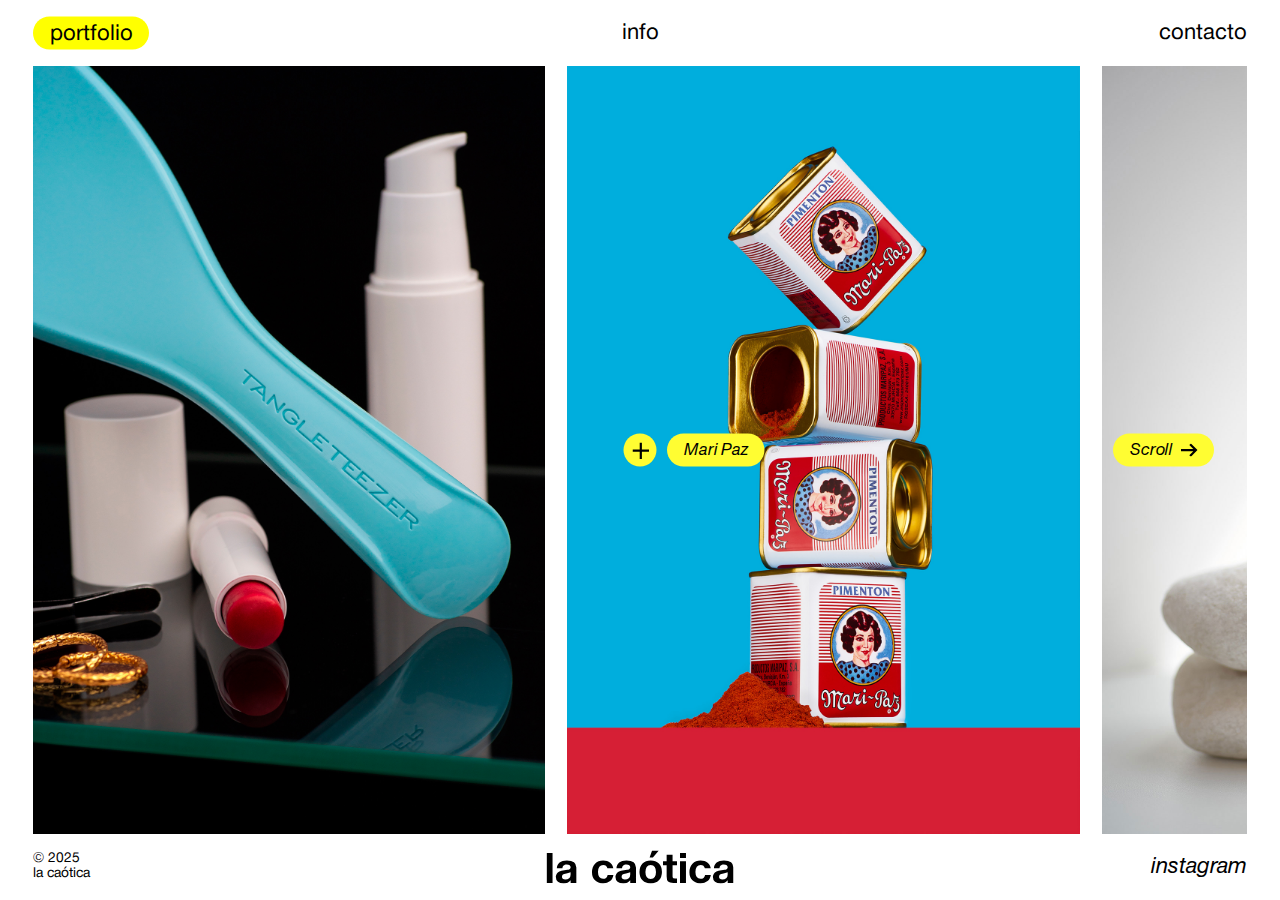
<file: index.html>
<!DOCTYPE html>
<html lang="es">
<head>
    <title>la caótica</title>
    <meta charset="UTF-8">
    <meta name="viewport" content="width=device-width, initial-scale=1.0">
    <link rel="stylesheet" href="/style.css">

    <!-- Favicon para modo light -->
    <link rel="apple-touch-icon" sizes="180x180" href="/favicosn/favicons light/apple-touch-icon.png" media="(prefers-color-scheme: light)">
    <link rel="icon" type="image/png" sizes="32x32" href="/favicons/favicons light/favicon-32x32.png" media="(prefers-color-scheme: light)">
    <link rel="icon" type="image/png" sizes="16x16" href="/favicons/favicons light/favicon-16x16.png" media="(prefers-color-scheme: light)">
    <link rel="manifest" href="/favicons/favicons light/site.webmanifest" media="(prefers-color-scheme: light)">

    <!-- Favicon para modo oscuro -->
    <link rel="apple-touch-icon" sizes="180x180" href="/favicons/favicons dark/apple-touch-icon.png" media="(prefers-color-scheme: dark)">
    <link rel="icon" type="image/png" sizes="32x32" href="/favicons/favicons dark/favicon-32x32.png" media="(prefers-color-scheme: dark)">
    <link rel="icon" type="image/png" sizes="16x16" href="/favicons/favicons dark/favicon-16x16.png" media="(prefers-color-scheme: dark)">
    <link rel="manifest" href="/favicons/favicons dark/site.webmanifest" media="(prefers-color-scheme: dark)">
</head>
<body id="body-portfolio">
    <div class="custom-cursor" id="cursor">
        <div id="cursor-interactive">
            <svg viewBox="0 0 12.44 12.44"><g><polygon points="12.4,10.9 10.9,12.4 2.2,3.7 2.2,9.4 0,9.4 0,0 9.3,0 9.3,2.2 3.7,2.2"/></g></svg>
        </div>
        <div id="cursor-interactive-gallery">
            <svg viewBox="0 0 16.5 16.5"><g><polygon points="16.5,7.1 16.5,9.3 9.4,9.3 9.4,16.5 7.2,16.5 7.2,9.3 0,9.3 0,7.1 7.2,7.1 7.2,0 9.4,0 9.4,7.1"/></g></svg>
        </div>
        <div id="cursor-interactive-expand">
            <svg viewBox="0 0 13.2 13.2"><g><polygon points="6.6,11 6.6,13.2 0,13.2 0,6.6 2.2,6.6 2.2,11"/><polygon points="13.2,0 13.2,6.6 11,6.6 11,2.2 6.6,2.2 6.6,0"/></g></svg>
        </div>
    </div>

    <div id="sign-scroll">
        <span>Scroll</span>
        <svg viewBox="0 0 16.5 13.2" id="arrow-scroll"><g><polygon points="0,7.7 0,5.5 12.3,5.5 8.3,1.6 9.9,0 16.5,6.6 9.9,13.2 8.3,11.7 12.3,7.7"/></g></svg>
    </div>

    <div id="sign-scroll-media">
        <svg viewBox="0 0 26.4 33.1" id="arrow-scroll-media"><g><polygon points="11,0 15.4,0 15.4,24.6 23.3,16.7 26.4,19.8 13.2,33 0,19.8 3.1,16.7 11,24.6"/></g></svg>
    </div>

    <button id="interactive-start" class="interactive">
        <svg viewBox="0 0 16.5 13.2" id="arrow-start"><g><polygon points="16.5,5.5 16.5,7.7 4.2,7.7 8.2,11.7 6.6,13.2 0,6.6 6.6,0 8.2,1.6 4.2,5.5"/></g></svg>
    </button>

    <button id="interactive-start-media" class="interactive">
        <svg viewBox="0 0 13.2 16.5" id="arrow-start-media"><g><polygon points="7.7,16.5 5.5,16.5 5.5,4.2 1.6,8.2 0,6.6 6.6,0 13.2,6.6 11.7,8.2 7.7,4.2"/></g></svg>
    </button>

    <button id="interactive-expand-close" class="interactive">
        <svg viewBox="0 0 33 33"><g><path d="M28.2,4.8c-6.5-6.4-16.9-6.4-23.3,0c-6.4,6.4-6.4,16.9,0,23.3c6.5,6.4,16.9,6.4,23.3,0C34.6,21.7,34.6,11.3,28.2,4.8z M23.1,21.6l-1.5,1.5L16.5,18l-5.1,5.1l-1.5-1.5l5.1-5.1l-5.1-5.1l1.5-1.5l5.1,5.1l5.1-5.1l1.5,1.5L18,16.5L23.1,21.6z"/></g></svg>
    </button>

    <div id="margin-left"></div>
    <div id="margin-right"></div>
    
    <header>
        <nav>
            <ul id="menu">
                <li><a href="/" id="portfolio" class="interactive">portfolio</a></li>
                <li><a href="/info" id="info" class="interactive">info</a></li>
                <li><a href="/contacto" id="contacto" class="interactive">contacto</a></li>
                <li><p id="space">-</p></li>
            </ul>
            <button id="menu-media-toggle" class="interactive">
                <svg viewBox="0 0 33 33"><g><path d="M28.2,4.8c-6.4-6.4-16.9-6.4-23.3,0c-6.4,6.4-6.4,16.9,0,23.3c6.4,6.4,16.9,6.4,23.3,0C34.6,21.7,34.6,11.3,28.2,4.8z M23.1,23.1H9.9v-2.2h13.2V23.1z M23.1,17.6H9.9v-2.2h13.2V17.6z M23.1,12.1H9.9V9.9h13.2V12.1z"/></g></svg>
            </button>
        </nav>
    </header>
    
    <main id="main-portfolio">
        <div class="row">
            <div class="image-container">
                <a href="/portfolio/TangleTezzer" class="interactive-gallery">
                    <img src="/imagenes/Tangle Tezzer/1.jpg" alt="Tangle Teezer" class="image-data">
                </a>
                <div class="image-data-media"></div>
            </div>
            <div class="image-container">
                <a href="/portfolio/MariPaz" class="interactive-gallery">
                    <img src="/imagenes/Mari Paz/1.jpg" alt="Mari Paz" class="image-data">
                </a>
                <div class="image-data-media"></div>
            </div>
            <div class="image-container">
                <a href="/portfolio/TheOrdinary" class="interactive-gallery">
                    <img src="/imagenes/The Ordinary/1.jpg" alt="The Ordinary" class="image-data">
                </a>
                <div class="image-data-media"></div>
            </div>
            <div class="image-container">
                <a href="/portfolio/LaViejaFábrica" class="interactive-gallery">
                    <img src="/imagenes/La Vieja Fábrica/1.jpg" alt="La Vieja Fábrica" class="image-data">
                </a>
                <div class="image-data-media"></div>
            </div>
            <div class="image-container">
                <a href="/portfolio/ElBrezal" class="interactive-gallery">
                    <img src="/imagenes/El Brezal/1.jpg" alt="El Brezal" class="image-data">
                </a>
                <div class="image-data-media"></div>
            </div>
            <div class="image-container">
                <a href="/portfolio/Abbacino" class="interactive-gallery">
                    <img src="/imagenes/Abbacino/1.jpg" alt="Abbacino" class="image-data">
                </a>
                <div class="image-data-media"></div>
            </div>
            <div class="image-container">
                <a href="/portfolio/Barebells" class="interactive-gallery">
                    <img src="/imagenes/Barebells/1.jpg" alt="Barebells" class="image-data">
                </a>
                <div class="image-data-media"></div>
            </div>
            <div class="image-container">
                <a href="/portfolio/Singularu" class="interactive-gallery">
                    <img src="/imagenes/Singularu/1.jpg" alt="Singularu" class="image-data">
                </a>
                <div class="image-data-media"></div>
            </div>
            <div class="image-container">
                <a href="/portfolio/Pardo1927" class="interactive-gallery">
                    <img src="/imagenes/Pardo 1927/1.jpg" alt="Pardo 1927" class="image-data">
                </a>
                <div class="image-data-media"></div>
            </div>
            <div class="image-container">
                <a href="/portfolio/FincaDelTuerto" class="interactive-gallery">
                    <img src="/imagenes/Finca Del Tuerto/1.jpg" alt="Finca Del Tuerto" class="image-data">
                </a>
                <div class="image-data-media"></div>
            </div>
            <div class="image-container">
                <a href="/portfolio/ElGoru" class="interactive-gallery">
                    <img src="/imagenes/El Goru/1.jpg" alt="El Goru" class="image-data">
                </a>
                <div class="image-data-media"></div>
            </div>
            <div class="image-container">
                <a href="/portfolio/ElPozo" class="interactive-gallery">
                    <img src="/imagenes/El Pozo/1.jpg" alt="El Pozo" class="image-data">
                </a>
                <div class="image-data-media"></div>
            </div>
        </div>
    </main>

    <footer>
        <nav>
            <ul>
                <li><p id="©">© 2025<br>la caótica</p></li>
                <li>
                    <a href="/" class="interactive">
                        <svg viewBox="0 0 756 133.52" id="logo"><g><path d="M257.1,123.6q-11.15,9.59-28.66,9.58-20.25,0-32.49-12.48T183.7,87.53q0-21.37,12.33-34.36t32.75-13c11.68,0,21.29,2.88,28.57,9,7.78,6.52,11,13.35,12.59,22.56H246.16c-2.31-8.46-7.46-13.42-17.21-13.42q-9.87,0-15.4,7.61T208,87q0,13.16,5.36,20.43t15.06,7.26c10.54,0,16-5.79,18.71-16h23.3C268.42,108.81,264.52,117.22,257.1,123.6Z"/><path d="M313.37,79.46a109.73,109.73,0,0,0,12.39-1.33,28.75,28.75,0,0,0,8.46-2.53,7.76,7.76,0,0,0,4.34-7.39q0-11.79-15.82-11.8c-5.56,0-10.16,2-12.73,4.62-2.29,2.36-4.09,5.61-4.62,10.68H282.77c1.36-19.83,14.91-31.54,40.65-31.54q38.26,0,38.27,28.72V131H338.56V120.08h0c-5,8.11-18.43,13.44-28.41,13.44q-14.62,0-23-7.1t-8.33-19.57S277.81,81.6,313.37,79.46Zm8,13.2q-10.72,1.71-13.95,4.27a11.18,11.18,0,0,0-3.74,8.89,11.07,11.07,0,0,0,3.49,8.64q3.48,3.15,9.78,3.16,9.69,0,15.56-5.22T338.39,98V88Q334.13,90.6,321.38,92.66Z"/><path d="M72.11,79.46A109.73,109.73,0,0,0,84.5,78.13,28.85,28.85,0,0,0,93,75.6a7.76,7.76,0,0,0,4.34-7.39q0-11.79-15.82-11.8c-5.56,0-10.16,2-12.74,4.62-2.28,2.36-4.08,5.61-4.61,10.68H41.51c1.36-19.83,14.91-31.54,40.65-31.54q38.27,0,38.27,28.72V131H97.29V120.08h0c-5,8.11-18.42,13.44-28.4,13.44q-14.62,0-23-7.1t-8.34-19.57S36.54,81.6,72.11,79.46Zm8,13.2q-10.73,1.71-14,4.27a11.15,11.15,0,0,0-3.74,8.89,11.1,11.1,0,0,0,3.48,8.64q3.5,3.15,9.78,3.16,9.7,0,15.57-5.22T97.13,98V88Q92.87,90.6,80.12,92.66Z"/><path d="M651.4,123.6q-11.13,9.59-28.66,9.58-20.24,0-32.48-12.48T578,87.53q0-21.37,12.33-34.36t32.74-13c11.68,0,21.3,2.88,28.58,9,7.78,6.52,11,13.35,12.59,22.56H640.47c-2.32-8.46-7.47-13.42-17.22-13.42q-9.86,0-15.39,7.61T602.33,87q0,13.16,5.36,20.43t15,7.26c10.55,0,16-5.79,18.71-16h23.3C662.72,108.81,658.83,117.22,651.4,123.6Z"/><path d="M707.68,79.46a109.73,109.73,0,0,0,12.39-1.33,28.75,28.75,0,0,0,8.46-2.53,7.76,7.76,0,0,0,4.34-7.39q0-11.79-15.82-11.8c-5.56,0-10.16,2-12.73,4.62-2.29,2.36-4.09,5.61-4.62,10.68H677.08c1.36-19.83,14.91-31.54,40.65-31.54Q756,40.17,756,68.89V131H732.87V120.08h0c-5,8.11-18.43,13.44-28.41,13.44q-14.62,0-23-7.1t-8.33-19.57S672.12,81.6,707.68,79.46Zm8,13.2q-10.73,1.71-14,4.27a11.18,11.18,0,0,0-3.74,8.89,11.07,11.07,0,0,0,3.49,8.64q3.48,3.15,9.78,3.16,9.69,0,15.56-5.22T732.7,98V88Q728.44,90.6,715.69,92.66Z"/><path d="M388.24,53.08q12.42-12.73,33-12.74,20.75,0,33.16,12.74T466.82,87q0,21-12.42,33.76t-33.16,12.74q-20.6,0-33-12.74T375.82,87Q375.82,65.81,388.24,53.08ZM405,107.19q5,8,16.25,8,11.38,0,16.41-8t5-20.17q0-12.15-5-20.26t-16.41-8.12Q410,58.64,405,66.76T400,87Q400,99.16,405,107.19Z"/><path d="M527.63,59.69H509.77v40.73c0,2.61.05,4.51.17,5.7a9.51,9.51,0,0,0,1.19,3.66,4.94,4.94,0,0,0,3.15,2.46,23.3,23.3,0,0,0,6,.6h7.32v18.29H513q-15.83,0-21.52-5.53t-5.7-21.34V59.69H471.16V43.36h14.62V16.83h24V43.36h17.86Z"/><path d="M564,30.44H539.87V10H564Zm0,100.69H539.87V43.36H564Z"/><path d="M24.15,131H0V9.85H24.15Z"/><polygon points="426.98 0 454.09 0 430.31 28.39 416.96 28.39 426.98 0"/></g></svg>
                    </a>
                </li>
                <li><a href="https://www.instagram.com/la__caotica/" id="instagram" class="interactive">instagram</a></li>
            </ul>
        </nav>
    </footer>
    
    <script src="script.js"></script>
</body>
</html>
</file>
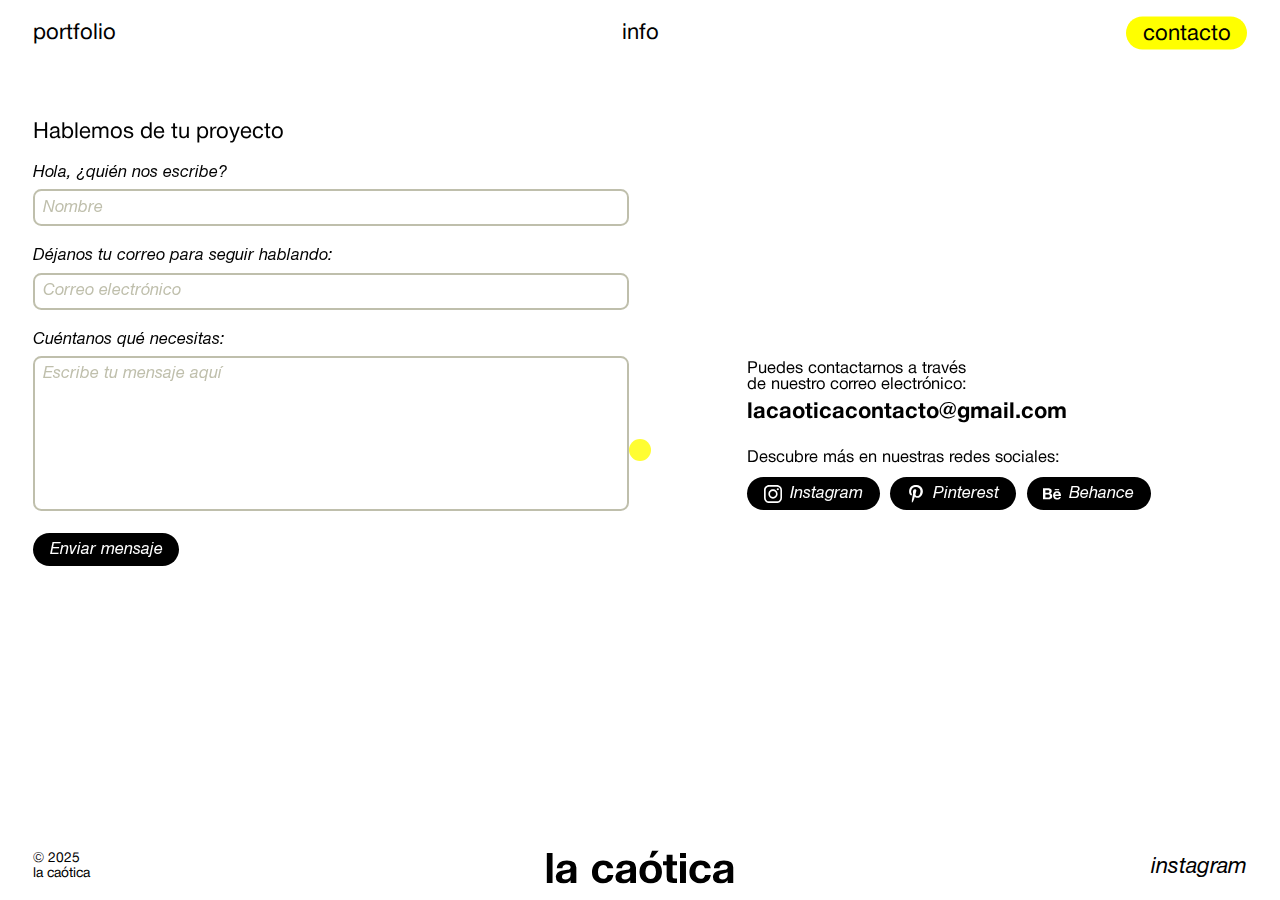
<file: contacto/index.html>
<!DOCTYPE html>
<html lang="es">
<head>
    <title>la caótica</title>
    <meta charset="UTF-8">
    <meta name="viewport" content="width=device-width, initial-scale=1.0">
    <link rel="stylesheet" href="/style.css">

    <!-- Favicon para modo light -->
    <link rel="apple-touch-icon" sizes="180x180" href="/favicons/favicons light/apple-touch-icon.png" media="(prefers-color-scheme: light)">
    <link rel="icon" type="image/png" sizes="32x32" href="/favicons/favicons light/favicon-32x32.png" media="(prefers-color-scheme: light)">
    <link rel="icon" type="image/png" sizes="16x16" href="/favicons/favicons light/favicon-16x16.png" media="(prefers-color-scheme: light)">
    <link rel="manifest" href="/favicons/favicons light/site.webmanifest" media="(prefers-color-scheme: light)">

    <!-- Favicon para modo oscuro -->
    <link rel="apple-touch-icon" sizes="180x180" href="/favicons/favicons dark/apple-touch-icon.png" media="(prefers-color-scheme: dark)">
    <link rel="icon" type="image/png" sizes="32x32" href="/favicons/favicons dark/favicon-32x32.png" media="(prefers-color-scheme: dark)">
    <link rel="icon" type="image/png" sizes="16x16" href="/favicons/favicons dark/favicon-16x16.png" media="(prefers-color-scheme: dark)">
    <link rel="manifest" href="/favicons/favicons dark/site.webmanifest" media="(prefers-color-scheme: dark)">
</head>
<body id="body-contact">
    <div class="custom-cursor" id="cursor">
        <div id="cursor-interactive">
            <svg viewBox="0 0 12.44 12.44"><g><polygon points="12.4,10.9 10.9,12.4 2.2,3.7 2.2,9.4 0,9.4 0,0 9.3,0 9.3,2.2 3.7,2.2"/></g></svg>
        </div>
        <div id="cursor-interactive-gallery">
            <svg viewBox="0 0 16.5 16.5"><g><polygon points="16.5,7.1 16.5,9.3 9.4,9.3 9.4,16.5 7.2,16.5 7.2,9.3 0,9.3 0,7.1 7.2,7.1 7.2,0 9.4,0 9.4,7.1"/></g></svg>
        </div>
        <div id="cursor-interactive-expand">
            <svg viewBox="0 0 13.2 13.2"><g><polygon points="6.6,11 6.6,13.2 0,13.2 0,6.6 2.2,6.6 2.2,11"/><polygon points="13.2,0 13.2,6.6 11,6.6 11,2.2 6.6,2.2 6.6,0"/></g></svg>
        </div>
        <div id="cursor-interactive-write">
            <svg viewBox="0 0 9.3 16.5"><g><polygon points="5.8,2.2 5.8,14.3 9.3,14.3 9.3,16.5 0,16.5 0,14.3 3.6,14.3 3.6,2.2 0,2.2 0,0 9.3,0 9.3,2.2"/></g></svg>
        </div>
    </div>

    <div id="sign-scroll">
        <span>Scroll</span>
        <svg viewBox="0 0 16.5 13.2" id="arrow-scroll"><g><polygon points="0,7.7 0,5.5 12.3,5.5 8.3,1.6 9.9,0 16.5,6.6 9.9,13.2 8.3,11.7 12.3,7.7"/></g></svg>
    </div>

    <div id="sign-scroll-media">
        <svg viewBox="0 0 26.4 33.1" id="arrow-scroll-media"><g><polygon points="11,0 15.4,0 15.4,24.6 23.3,16.7 26.4,19.8 13.2,33 0,19.8 3.1,16.7 11,24.6"/></g></svg>
    </div>

    <button id="interactive-start" class="interactive">
        <svg viewBox="0 0 16.5 13.2" id="arrow-start"><g><polygon points="16.5,5.5 16.5,7.7 4.2,7.7 8.2,11.7 6.6,13.2 0,6.6 6.6,0 8.2,1.6 4.2,5.5"/></g></svg>
    </button>

    <button id="interactive-start-media" class="interactive">
        <svg viewBox="0 0 13.2 16.5" id="arrow-start-media"><g><polygon points="7.7,16.5 5.5,16.5 5.5,4.2 1.6,8.2 0,6.6 6.6,0 13.2,6.6 11.7,8.2 7.7,4.2"/></g></svg>
    </button>

    <div id="margin-left"></div>
    <div id="margin-right"></div>

    <header>
        <nav>
            <ul id="menu">
                <li><a href="/" id="portfolio" class="interactive">portfolio</a></li>
                <li><a href="/info" id="info" class="interactive">info</a></li>
                <li><a href="/contacto" id="contacto" class="interactive">contacto</a></li>
                <li><p id="space">-</p></li>
            </ul>
            <button id="menu-media-toggle" class="interactive">
                <svg viewBox="0 0 33 33"><g><path d="M28.2,4.8c-6.4-6.4-16.9-6.4-23.3,0c-6.4,6.4-6.4,16.9,0,23.3c6.4,6.4,16.9,6.4,23.3,0C34.6,21.7,34.6,11.3,28.2,4.8z M23.1,23.1H9.9v-2.2h13.2V23.1z M23.1,17.6H9.9v-2.2h13.2V17.6z M23.1,12.1H9.9V9.9h13.2V12.1z"/></g></svg>
            </button>
        </nav>
    </header>
    
    <main id="main-contact">
        <div class="row">
            <div id="container-form">
                <p id="form-title">Hablemos de tu proyecto</p>
                <form id="form" method="POST" action="https://formspree.io/f/xjkojdzk" enctype="application/x-www-form-urlencoded">
                    <label for="name">Hola, ¿quién nos escribe?</label>
                    <input type="text" id="name" class="interactive-write" name="name" required placeholder="Nombre">

                    <label for="email">Déjanos tu correo para seguir hablando:</label>
                    <input type="email" id="email" class="interactive-write" name="email" required placeholder="Correo electrónico">

                    <label for="message">Cuéntanos qué necesitas:</label>
                    <textarea id="message" class="interactive-write" name="message" required placeholder="Escribe tu mensaje aquí"></textarea>

                    <button id="send-message" class="interactive" type="submit">
                        <span>Enviar mensaje</span>
                    </button>
                </form>
            </div>
            <div id="container-email-media-for-center">
                <div id="container-email-media">
                    <p id="text-for-email">Puedes contactarnos a través<br>de nuestro correo electrónico:</p>
                    <p id="text-email">lacaoticacontacto@gmail.com</p>
                    <p id="text-for-media">Descubre más en nuestras redes sociales:</p>
                    <div id="buttons-media">
                        <a href="https://www.instagram.com/la__caotica/" class="interactive">
                            <button id="redirect-instagram">
                                <svg viewBox="0 0 18 17.9" id="logo-instagram"><g><circle cx="13.8" cy="4.2" r="1.1"/><path d="M9,4.3C6.4,4.3,4.4,6.4,4.4,9c0,2.6,2.1,4.6,4.6,4.6s4.6-2.1,4.6-4.6C13.6,6.4,11.5,4.3,9,4.3z M9,12c-1.6,0-3-1.3-3-3c0-1.7,1.3-3,3-3c1.6,0,3,1.3,3,3C12,10.6,10.6,12,9,12z"/><path d="M0,5.1v7.8c0,2.8,2.3,5.1,5.1,5.1h7.8c2.8,0,5.1-2.3,5.1-5.1V5.1C18,2.3,15.7,0,12.9,0H5.1C2.3,0,0,2.3,0,5.1z M12.9,16.3H5.1c-1.9,0-3.4-1.5-3.4-3.4V5c0-1.9,1.5-3.4,3.4-3.4h7.9c1.9,0,3.4,1.5,3.4,3.4v7.9C16.3,14.8,14.8,16.3,12.9,16.3z"/></g></svg>
                                <span>Instagram</span>
                            </button>
                        </a>
                        <a href="https://es.pinterest.com/la__caotica/" class="interactive">
                            <button id="redirect-pinterest">
                                <svg viewBox="0 0 15.8 20.7" id="logo-pinterest"><g><path d="M15.7,8.6c-0.4,2.1-1.2,3.9-3.1,5.2c-1.2,0.8-2.5,1.2-4,0.9c-0.8-0.2-1.5-0.6-2.1-1.3c-0.4,1.6-0.8,3.3-1.6,4.8c0,0,0,0-0.1,0.1c-0.2,0.4-1.4,2-1.6,2.2l-0.1-1.7c0-0.6,0-1.3,0.1-1.8c0.3-1.6,0.6-3.3,0.9-4.9c0.1-0.5,0.2-0.9,0.3-1.4c0.2-0.7,0.2-1.4,0-2.2C4.3,7.6,4.4,6.5,5.2,5.6C5.5,5.2,6,4.9,6.5,4.8c1.1-0.2,2,0.7,1.8,1.9c-0.2,1-0.5,1.9-0.7,2.9c-0.1,0.2-0.1,0.5-0.2,0.7c-0.5,1.6,0.7,2.9,2.5,2.4c0.9-0.2,1.6-0.8,2.1-1.6c1-1.6,1.3-3.4,0.8-5.3c-0.5-2.2-2.3-3.5-4.7-3.6C4.6,2,2,4.6,2.3,8.1c0.1,0.7,0.4,1.4,0.7,2c0.2,0.4,0.2,0.7,0.2,1.1C2.9,12.3,2,12,1.8,11.8C0.5,10.8,0.1,9.6,0,8c-0.3-4.1,2.4-7.3,6.5-7.9c2.1-0.3,4.1-0.1,5.9,1C14.9,2.7,16.2,5.6,15.7,8.6z"/></g></svg>
                                <span>Pinterest</span>
                            </button>
                        </a>
                        <a href="https://www.behance.net/lacaotica" class="interactive">
                            <button id="redirect-behance">
                                <svg viewBox="0 0 18.6 11.7" id="logo-behance"><g><path d="M9.1,6.3C8.7,5.8,8.2,5.4,7.5,5.2C8,5,8.4,4.7,8.7,4.3C8.9,3.9,9,3.4,9,2.8c0-0.5-0.1-1-0.3-1.3C8.6,1.1,8.4,0.8,8,0.6C7.7,0.4,7.3,0.2,6.9,0.1C6.4,0.1,5.9,0,5.4,0H0v11.4h5.5c0.5,0,1-0.1,1.5-0.2c0.5-0.1,0.9-0.3,1.3-0.6c0.4-0.3,0.7-0.6,0.9-1c0.2-0.4,0.3-0.9,0.3-1.5C9.6,7.4,9.4,6.8,9.1,6.3z M2.5,2h2.4C5.1,2,5.3,2,5.5,2c0.2,0,0.4,0.1,0.6,0.2c0.2,0.1,0.3,0.2,0.4,0.4C6.6,2.8,6.6,3,6.6,3.3c0,0.5-0.1,0.8-0.4,1C5.9,4.5,5.5,4.6,5.1,4.6H2.5V2z M6.9,8.7C6.8,8.9,6.7,9.1,6.5,9.2C6.3,9.3,6.1,9.4,5.9,9.4c-0.2,0-0.5,0.1-0.7,0.1H2.5V6.3h2.7c0.5,0,1,0.1,1.3,0.4C6.9,7,7.1,7.4,7.1,8C7.1,8.3,7,8.5,6.9,8.7z"/><path d="M18.4,6c-0.2-0.6-0.4-1.1-0.7-1.6c-0.3-0.5-0.8-0.8-1.3-1.1c-0.5-0.3-1.1-0.4-1.8-0.4c-0.6,0-1.2,0.1-1.7,0.3c-0.5,0.2-1,0.5-1.3,0.9c-0.4,0.4-0.7,0.9-0.9,1.4c-0.2,0.5-0.3,1.1-0.3,1.7c0,0.6,0.1,1.2,0.3,1.8c0.2,0.5,0.5,1,0.8,1.4c0.4,0.4,0.8,0.7,1.3,0.9c0.5,0.2,1.1,0.3,1.8,0.3c0.9,0,1.7-0.2,2.4-0.6c0.7-0.4,1.2-1.1,1.5-2.1h-2c-0.1,0.3-0.3,0.5-0.6,0.7c-0.3,0.2-0.7,0.3-1.2,0.3c-0.6,0-1.1-0.2-1.5-0.5c-0.3-0.3-0.6-1-0.6-1.6h6C18.6,7.2,18.6,6.6,18.4,6z M12.6,6.4c0-0.2,0-0.3,0.1-0.5s0.2-0.4,0.3-0.6c0.2-0.2,0.3-0.3,0.6-0.5c0.2-0.1,0.5-0.2,0.9-0.2c0.6,0,1,0.2,1.3,0.5c0.3,0.3,0.5,0.7,0.5,1.3H12.6z"/><rect x="12.1" y="0.8" width="4.6" height="1.1"/></g></svg>
                                <span>Behance</span>
                            </button>
                        </a>
                    </div>
                </div>
            </div>
        </div>
    </main>
    
    <footer>
        <nav>
            <ul>
                <li><p id="©">© 2025<br>la caótica</p></li>
                <li>
                    <a href="/" class="interactive">
                        <svg viewBox="0 0 756 133.52" id="logo"><g><path d="M257.1,123.6q-11.15,9.59-28.66,9.58-20.25,0-32.49-12.48T183.7,87.53q0-21.37,12.33-34.36t32.75-13c11.68,0,21.29,2.88,28.57,9,7.78,6.52,11,13.35,12.59,22.56H246.16c-2.31-8.46-7.46-13.42-17.21-13.42q-9.87,0-15.4,7.61T208,87q0,13.16,5.36,20.43t15.06,7.26c10.54,0,16-5.79,18.71-16h23.3C268.42,108.81,264.52,117.22,257.1,123.6Z"/><path d="M313.37,79.46a109.73,109.73,0,0,0,12.39-1.33,28.75,28.75,0,0,0,8.46-2.53,7.76,7.76,0,0,0,4.34-7.39q0-11.79-15.82-11.8c-5.56,0-10.16,2-12.73,4.62-2.29,2.36-4.09,5.61-4.62,10.68H282.77c1.36-19.83,14.91-31.54,40.65-31.54q38.26,0,38.27,28.72V131H338.56V120.08h0c-5,8.11-18.43,13.44-28.41,13.44q-14.62,0-23-7.1t-8.33-19.57S277.81,81.6,313.37,79.46Zm8,13.2q-10.72,1.71-13.95,4.27a11.18,11.18,0,0,0-3.74,8.89,11.07,11.07,0,0,0,3.49,8.64q3.48,3.15,9.78,3.16,9.69,0,15.56-5.22T338.39,98V88Q334.13,90.6,321.38,92.66Z"/><path d="M72.11,79.46A109.73,109.73,0,0,0,84.5,78.13,28.85,28.85,0,0,0,93,75.6a7.76,7.76,0,0,0,4.34-7.39q0-11.79-15.82-11.8c-5.56,0-10.16,2-12.74,4.62-2.28,2.36-4.08,5.61-4.61,10.68H41.51c1.36-19.83,14.91-31.54,40.65-31.54q38.27,0,38.27,28.72V131H97.29V120.08h0c-5,8.11-18.42,13.44-28.4,13.44q-14.62,0-23-7.1t-8.34-19.57S36.54,81.6,72.11,79.46Zm8,13.2q-10.73,1.71-14,4.27a11.15,11.15,0,0,0-3.74,8.89,11.1,11.1,0,0,0,3.48,8.64q3.5,3.15,9.78,3.16,9.7,0,15.57-5.22T97.13,98V88Q92.87,90.6,80.12,92.66Z"/><path d="M651.4,123.6q-11.13,9.59-28.66,9.58-20.24,0-32.48-12.48T578,87.53q0-21.37,12.33-34.36t32.74-13c11.68,0,21.3,2.88,28.58,9,7.78,6.52,11,13.35,12.59,22.56H640.47c-2.32-8.46-7.47-13.42-17.22-13.42q-9.86,0-15.39,7.61T602.33,87q0,13.16,5.36,20.43t15,7.26c10.55,0,16-5.79,18.71-16h23.3C662.72,108.81,658.83,117.22,651.4,123.6Z"/><path d="M707.68,79.46a109.73,109.73,0,0,0,12.39-1.33,28.75,28.75,0,0,0,8.46-2.53,7.76,7.76,0,0,0,4.34-7.39q0-11.79-15.82-11.8c-5.56,0-10.16,2-12.73,4.62-2.29,2.36-4.09,5.61-4.62,10.68H677.08c1.36-19.83,14.91-31.54,40.65-31.54Q756,40.17,756,68.89V131H732.87V120.08h0c-5,8.11-18.43,13.44-28.41,13.44q-14.62,0-23-7.1t-8.33-19.57S672.12,81.6,707.68,79.46Zm8,13.2q-10.73,1.71-14,4.27a11.18,11.18,0,0,0-3.74,8.89,11.07,11.07,0,0,0,3.49,8.64q3.48,3.15,9.78,3.16,9.69,0,15.56-5.22T732.7,98V88Q728.44,90.6,715.69,92.66Z"/><path d="M388.24,53.08q12.42-12.73,33-12.74,20.75,0,33.16,12.74T466.82,87q0,21-12.42,33.76t-33.16,12.74q-20.6,0-33-12.74T375.82,87Q375.82,65.81,388.24,53.08ZM405,107.19q5,8,16.25,8,11.38,0,16.41-8t5-20.17q0-12.15-5-20.26t-16.41-8.12Q410,58.64,405,66.76T400,87Q400,99.16,405,107.19Z"/><path d="M527.63,59.69H509.77v40.73c0,2.61.05,4.51.17,5.7a9.51,9.51,0,0,0,1.19,3.66,4.94,4.94,0,0,0,3.15,2.46,23.3,23.3,0,0,0,6,.6h7.32v18.29H513q-15.83,0-21.52-5.53t-5.7-21.34V59.69H471.16V43.36h14.62V16.83h24V43.36h17.86Z"/><path d="M564,30.44H539.87V10H564Zm0,100.69H539.87V43.36H564Z"/><path d="M24.15,131H0V9.85H24.15Z"/><polygon points="426.98 0 454.09 0 430.31 28.39 416.96 28.39 426.98 0"/></g></svg>
                    </a>
                </li>
                <li><a href="https://www.instagram.com/la__caotica/" id="instagram" class="interactive">instagram</a></li>
            </ul>
        </nav>
    </footer>
    
    <script src="/script.js"></script>
</body>
</html>
</file>
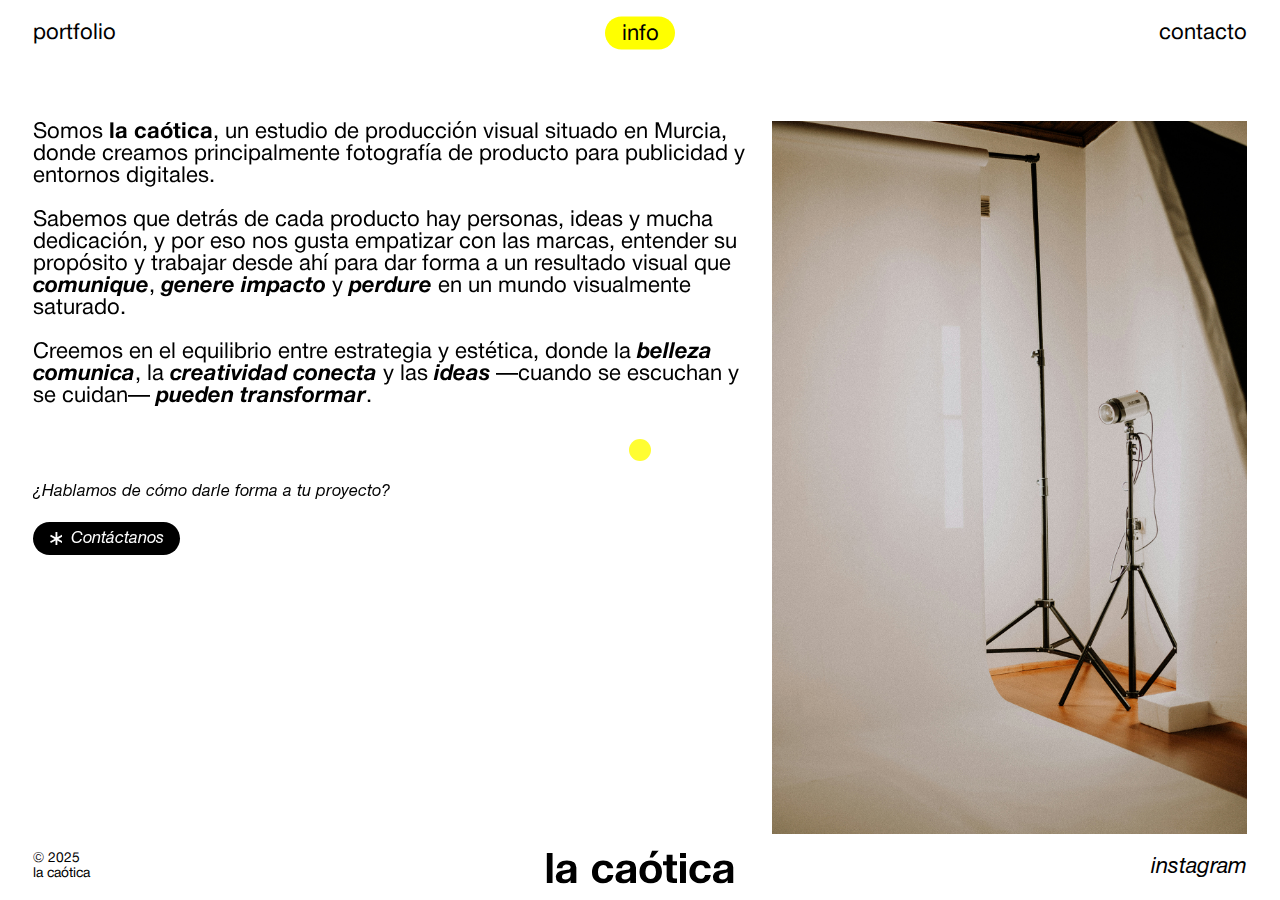
<file: info/index.html>
<!DOCTYPE html>
<html lang="es">
<head>
    <title>la caótica</title>
    <meta charset="UTF-8">
    <meta name="viewport" content="width=device-width, initial-scale=1.0">
    <link rel="stylesheet" href="/style.css">

    <!-- Favicon para modo light -->
    <link rel="apple-touch-icon" sizes="180x180" href="/favicons/favicons light/apple-touch-icon.png" media="(prefers-color-scheme: light)">
    <link rel="icon" type="image/png" sizes="32x32" href="/favicons/favicons light/favicon-32x32.png" media="(prefers-color-scheme: light)">
    <link rel="icon" type="image/png" sizes="16x16" href="/favicons/favicons light/favicon-16x16.png" media="(prefers-color-scheme: light)">
    <link rel="manifest" href="/favicons/favicons light/site.webmanifest" media="(prefers-color-scheme: light)">

    <!-- Favicon para modo oscuro -->
    <link rel="apple-touch-icon" sizes="180x180" href="/favicons/favicons dark/apple-touch-icon.png" media="(prefers-color-scheme: dark)">
    <link rel="icon" type="image/png" sizes="32x32" href="/favicons/favicons dark/favicon-32x32.png" media="(prefers-color-scheme: dark)">
    <link rel="icon" type="image/png" sizes="16x16" href="/favicons/favicons dark/favicon-16x16.png" media="(prefers-color-scheme: dark)">
    <link rel="manifest" href="/favicons/favicons dark/site.webmanifest" media="(prefers-color-scheme: dark)">
</head>
<body id="body-info">
    <div class="custom-cursor" id="cursor">
        <div id="cursor-interactive">
            <svg viewBox="0 0 12.44 12.44"><g><polygon points="12.4,10.9 10.9,12.4 2.2,3.7 2.2,9.4 0,9.4 0,0 9.3,0 9.3,2.2 3.7,2.2"/></g></svg>
        </div>
        <div id="cursor-interactive-gallery">
            <svg viewBox="0 0 16.5 16.5"><g><polygon points="16.5,7.1 16.5,9.3 9.4,9.3 9.4,16.5 7.2,16.5 7.2,9.3 0,9.3 0,7.1 7.2,7.1 7.2,0 9.4,0 9.4,7.1"/></g></svg>
        </div>
        <div id="cursor-interactive-expand">
            <svg viewBox="0 0 13.2 13.2"><g><polygon points="6.6,11 6.6,13.2 0,13.2 0,6.6 2.2,6.6 2.2,11"/><polygon points="13.2,0 13.2,6.6 11,6.6 11,2.2 6.6,2.2 6.6,0"/></g></svg>
        </div>
    </div>

    <div id="sign-scroll">
        <span>Scroll</span>
        <svg viewBox="0 0 16.5 13.2" id="arrow-scroll"><g><polygon points="0,7.7 0,5.5 12.3,5.5 8.3,1.6 9.9,0 16.5,6.6 9.9,13.2 8.3,11.7 12.3,7.7"/></g></svg>
    </div>

    <div id="sign-scroll-media">
        <svg viewBox="0 0 26.4 33.1" id="arrow-scroll-media"><g><polygon points="11,0 15.4,0 15.4,24.6 23.3,16.7 26.4,19.8 13.2,33 0,19.8 3.1,16.7 11,24.6"/></g></svg>
    </div>

    <button id="interactive-start" class="interactive">
        <svg viewBox="0 0 16.5 13.2" id="arrow-start"><g><polygon points="16.5,5.5 16.5,7.7 4.2,7.7 8.2,11.7 6.6,13.2 0,6.6 6.6,0 8.2,1.6 4.2,5.5"/></g></svg>
    </button>

    <button id="interactive-start-media" class="interactive">
        <svg viewBox="0 0 13.2 16.5" id="arrow-start-media"><g><polygon points="7.7,16.5 5.5,16.5 5.5,4.2 1.6,8.2 0,6.6 6.6,0 13.2,6.6 11.7,8.2 7.7,4.2"/></g></svg>
    </button>

    <div id="margin-left"></div>
    <div id="margin-right"></div>

    <header>
        <nav>
            <ul id="menu">
                <li><a href="/" id="portfolio" class="interactive">portfolio</a></li>
                <li><a href="/info" id="info" class="interactive">info</a></li>
                <li><a href="/contacto" id="contacto" class="interactive">contacto</a></li>
                <li><p id="space">-</p></li>
            </ul>
            <button id="menu-media-toggle" class="interactive">
                <svg viewBox="0 0 33 33"><g><path d="M28.2,4.8c-6.4-6.4-16.9-6.4-23.3,0c-6.4,6.4-6.4,16.9,0,23.3c6.4,6.4,16.9,6.4,23.3,0C34.6,21.7,34.6,11.3,28.2,4.8z M23.1,23.1H9.9v-2.2h13.2V23.1z M23.1,17.6H9.9v-2.2h13.2V17.6z M23.1,12.1H9.9V9.9h13.2V12.1z"/></g></svg>
            </button>
        </nav>
    </header>
    
    <main id="main-info">
        <div class="row">
            <div>
                <p id="info-text">
                    Somos <span id="info-text-logo">la caótica</span>, un estudio de producción visual situado en Murcia, donde creamos principalmente fotografía de producto para publicidad y entornos digitales.<br><br>
                    Sabemos que detrás de cada producto hay personas, ideas y mucha dedicación, y por eso nos gusta empatizar con las marcas, entender su propósito y trabajar desde ahí para dar forma a un resultado visual que <span class="info-text-bold">comunique</span>, <span class="info-text-bold">genere impacto</span> y <span class="info-text-bold">perdure</span> en un mundo visualmente saturado.<br><br>
                    Creemos en el equilibrio entre estrategia y estética, donde la <span class="info-text-bold">belleza comunica</span>, la <span class="info-text-bold">creatividad conecta</span> y las <span class="info-text-bold">ideas</span> —cuando se escuchan y se cuidan— <span class="info-text-bold">pueden transformar</span>.
                </p>
                <p id="info-contact-text">¿Hablamos de cómo darle forma a tu proyecto?</p>
                <a href="/contacto" class="interactive">
                    <button id="interactive-info-contact">
                        <svg viewBox="0 0 15.4 16.5" id="asterisk-contact"><g><polygon points="9.9,8.3 15.4,11.4 14.3,13.3 8.8,10.2 8.8,16.5 6.6,16.5 6.6,10.2 1.1,13.3 0,11.4 5.5,8.3 0,5.1 1.1,3.2 6.6,6.3 6.6,0 8.8,0 8.8,6.3 14.3,3.2 15.4,5.1"/></g></svg>
                        <span>Contáctanos</span>
                    </button>
                </a>
            </div>
            <div class="image-container-info-contact">
                <img src="/imagenes/Info/1.jpg" alt="Estudio La Caótica">
            </div>
        </div>
    </main>
    
    <footer>
        <nav>
            <ul>
                <li><p id="©">© 2025<br>la caótica</p></li>
                <li>
                    <a href="/" class="interactive">
                        <svg viewBox="0 0 756 133.52" id="logo"><g><path d="M257.1,123.6q-11.15,9.59-28.66,9.58-20.25,0-32.49-12.48T183.7,87.53q0-21.37,12.33-34.36t32.75-13c11.68,0,21.29,2.88,28.57,9,7.78,6.52,11,13.35,12.59,22.56H246.16c-2.31-8.46-7.46-13.42-17.21-13.42q-9.87,0-15.4,7.61T208,87q0,13.16,5.36,20.43t15.06,7.26c10.54,0,16-5.79,18.71-16h23.3C268.42,108.81,264.52,117.22,257.1,123.6Z"/><path d="M313.37,79.46a109.73,109.73,0,0,0,12.39-1.33,28.75,28.75,0,0,0,8.46-2.53,7.76,7.76,0,0,0,4.34-7.39q0-11.79-15.82-11.8c-5.56,0-10.16,2-12.73,4.62-2.29,2.36-4.09,5.61-4.62,10.68H282.77c1.36-19.83,14.91-31.54,40.65-31.54q38.26,0,38.27,28.72V131H338.56V120.08h0c-5,8.11-18.43,13.44-28.41,13.44q-14.62,0-23-7.1t-8.33-19.57S277.81,81.6,313.37,79.46Zm8,13.2q-10.72,1.71-13.95,4.27a11.18,11.18,0,0,0-3.74,8.89,11.07,11.07,0,0,0,3.49,8.64q3.48,3.15,9.78,3.16,9.69,0,15.56-5.22T338.39,98V88Q334.13,90.6,321.38,92.66Z"/><path d="M72.11,79.46A109.73,109.73,0,0,0,84.5,78.13,28.85,28.85,0,0,0,93,75.6a7.76,7.76,0,0,0,4.34-7.39q0-11.79-15.82-11.8c-5.56,0-10.16,2-12.74,4.62-2.28,2.36-4.08,5.61-4.61,10.68H41.51c1.36-19.83,14.91-31.54,40.65-31.54q38.27,0,38.27,28.72V131H97.29V120.08h0c-5,8.11-18.42,13.44-28.4,13.44q-14.62,0-23-7.1t-8.34-19.57S36.54,81.6,72.11,79.46Zm8,13.2q-10.73,1.71-14,4.27a11.15,11.15,0,0,0-3.74,8.89,11.1,11.1,0,0,0,3.48,8.64q3.5,3.15,9.78,3.16,9.7,0,15.57-5.22T97.13,98V88Q92.87,90.6,80.12,92.66Z"/><path d="M651.4,123.6q-11.13,9.59-28.66,9.58-20.24,0-32.48-12.48T578,87.53q0-21.37,12.33-34.36t32.74-13c11.68,0,21.3,2.88,28.58,9,7.78,6.52,11,13.35,12.59,22.56H640.47c-2.32-8.46-7.47-13.42-17.22-13.42q-9.86,0-15.39,7.61T602.33,87q0,13.16,5.36,20.43t15,7.26c10.55,0,16-5.79,18.71-16h23.3C662.72,108.81,658.83,117.22,651.4,123.6Z"/><path d="M707.68,79.46a109.73,109.73,0,0,0,12.39-1.33,28.75,28.75,0,0,0,8.46-2.53,7.76,7.76,0,0,0,4.34-7.39q0-11.79-15.82-11.8c-5.56,0-10.16,2-12.73,4.62-2.29,2.36-4.09,5.61-4.62,10.68H677.08c1.36-19.83,14.91-31.54,40.65-31.54Q756,40.17,756,68.89V131H732.87V120.08h0c-5,8.11-18.43,13.44-28.41,13.44q-14.62,0-23-7.1t-8.33-19.57S672.12,81.6,707.68,79.46Zm8,13.2q-10.73,1.71-14,4.27a11.18,11.18,0,0,0-3.74,8.89,11.07,11.07,0,0,0,3.49,8.64q3.48,3.15,9.78,3.16,9.69,0,15.56-5.22T732.7,98V88Q728.44,90.6,715.69,92.66Z"/><path d="M388.24,53.08q12.42-12.73,33-12.74,20.75,0,33.16,12.74T466.82,87q0,21-12.42,33.76t-33.16,12.74q-20.6,0-33-12.74T375.82,87Q375.82,65.81,388.24,53.08ZM405,107.19q5,8,16.25,8,11.38,0,16.41-8t5-20.17q0-12.15-5-20.26t-16.41-8.12Q410,58.64,405,66.76T400,87Q400,99.16,405,107.19Z"/><path d="M527.63,59.69H509.77v40.73c0,2.61.05,4.51.17,5.7a9.51,9.51,0,0,0,1.19,3.66,4.94,4.94,0,0,0,3.15,2.46,23.3,23.3,0,0,0,6,.6h7.32v18.29H513q-15.83,0-21.52-5.53t-5.7-21.34V59.69H471.16V43.36h14.62V16.83h24V43.36h17.86Z"/><path d="M564,30.44H539.87V10H564Zm0,100.69H539.87V43.36H564Z"/><path d="M24.15,131H0V9.85H24.15Z"/><polygon points="426.98 0 454.09 0 430.31 28.39 416.96 28.39 426.98 0"/></g></svg>
                    </a>
                </li>
                <li><a href="https://www.instagram.com/la__caotica/" id="instagram" class="interactive">instagram</a></li>
            </ul>
        </nav>
    </footer>
    
    <script src="/script.js"></script>
</body>
</html>
</file>
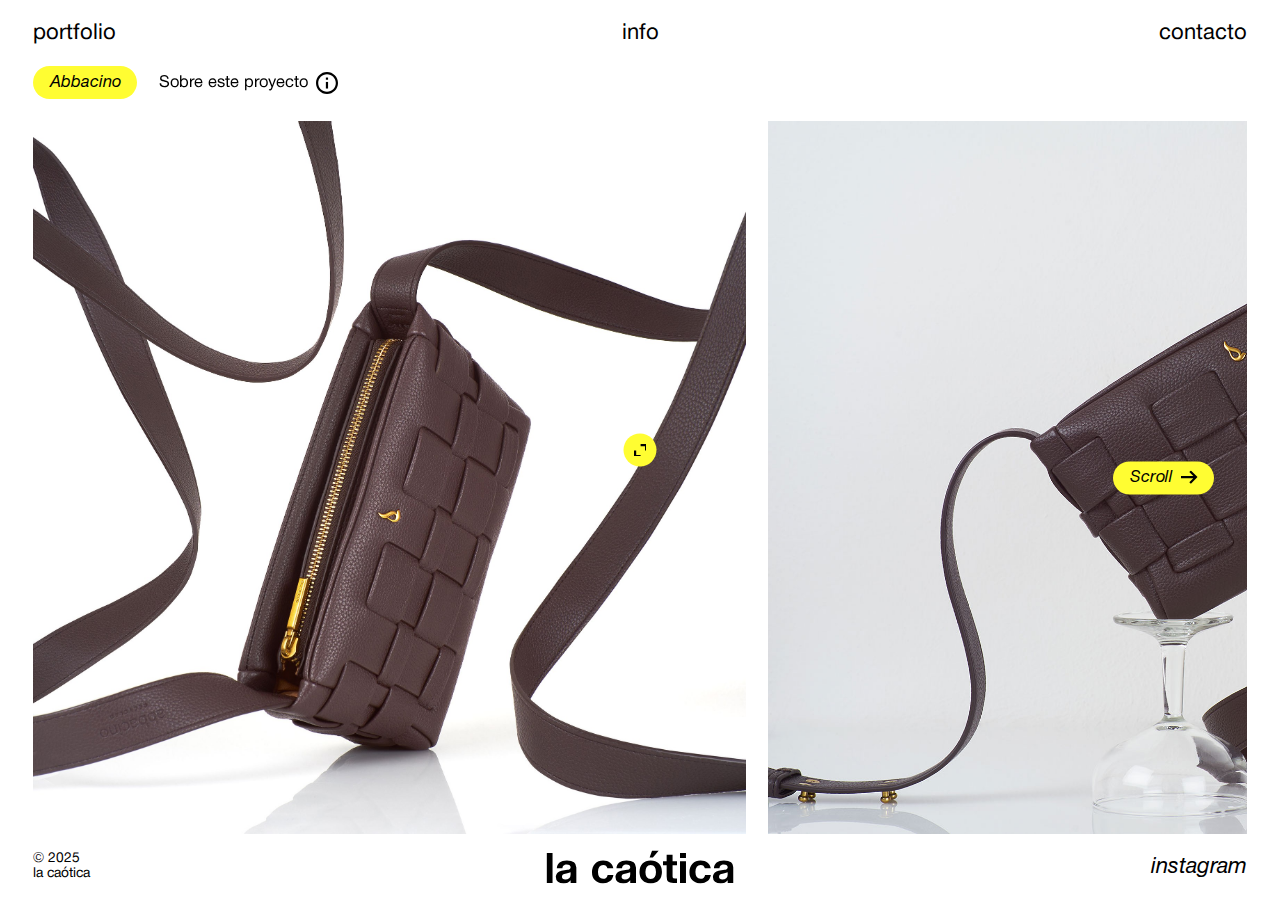
<file: portfolio/Abbacino/index.html>
<!DOCTYPE html>
<html lang="es">
<head>
    <title>la caótica</title>
    <meta charset="UTF-8">
    <meta name="viewport" content="width=device-width, initial-scale=1.0">
    <link rel="stylesheet" href="/style.css">

    <!-- Favicon para modo light -->
    <link rel="apple-touch-icon" sizes="180x180" href="/favicons/favicons light/apple-touch-icon.png" media="(prefers-color-scheme: light)">
    <link rel="icon" type="image/png" sizes="32x32" href="/favicons/favicons light/favicon-32x32.png" media="(prefers-color-scheme: light)">
    <link rel="icon" type="image/png" sizes="16x16" href="/favicons/favicons light/favicon-16x16.png" media="(prefers-color-scheme: light)">
    <link rel="manifest" href="/favicons/favicons light/site.webmanifest" media="(prefers-color-scheme: light)">

    <!-- Favicon para modo oscuro -->
    <link rel="apple-touch-icon" sizes="180x180" href="/favicons/favicons dark/apple-touch-icon.png" media="(prefers-color-scheme: dark)">
    <link rel="icon" type="image/png" sizes="32x32" href="/favicons/favicons dark/favicon-32x32.png" media="(prefers-color-scheme: dark)">
    <link rel="icon" type="image/png" sizes="16x16" href="/favicons/favicons dark/favicon-16x16.png" media="(prefers-color-scheme: dark)">
    <link rel="manifest" href="/favicons/favicons dark/site.webmanifest" media="(prefers-color-scheme: dark)">
</head>
<body id="body-gallery">
    <div class="custom-cursor" id="cursor">
        <div id="cursor-interactive">
            <svg viewBox="0 0 12.44 12.44"><g><polygon points="12.4,10.9 10.9,12.4 2.2,3.7 2.2,9.4 0,9.4 0,0 9.3,0 9.3,2.2 3.7,2.2"/></g></svg>
        </div>
        <div id="cursor-interactive-gallery">
            <svg viewBox="0 0 16.5 16.5"><g><polygon points="16.5,7.1 16.5,9.3 9.4,9.3 9.4,16.5 7.2,16.5 7.2,9.3 0,9.3 0,7.1 7.2,7.1 7.2,0 9.4,0 9.4,7.1"/></g></svg>
        </div>
        <div id="cursor-interactive-expand">
            <svg viewBox="0 0 13.2 13.2"><g><polygon points="6.6,11 6.6,13.2 0,13.2 0,6.6 2.2,6.6 2.2,11"/><polygon points="13.2,0 13.2,6.6 11,6.6 11,2.2 6.6,2.2 6.6,0"/></g></svg>
        </div>
    </div>

    <div id="sign-scroll">
        <span>Scroll</span>
        <svg viewBox="0 0 16.5 13.2" id="arrow-scroll"><g><polygon points="0,7.7 0,5.5 12.3,5.5 8.3,1.6 9.9,0 16.5,6.6 9.9,13.2 8.3,11.7 12.3,7.7"/></g></svg>
    </div>

    <div id="sign-scroll-media">
        <svg viewBox="0 0 26.4 33.1" id="arrow-scroll-media"><g><polygon points="11,0 15.4,0 15.4,24.6 23.3,16.7 26.4,19.8 13.2,33 0,19.8 3.1,16.7 11,24.6"/></g></svg>
    </div>

    <button id="interactive-start" class="interactive">
        <svg viewBox="0 0 16.5 13.2" id="arrow-start"><g><polygon points="16.5,5.5 16.5,7.7 4.2,7.7 8.2,11.7 6.6,13.2 0,6.6 6.6,0 8.2,1.6 4.2,5.5"/></g></svg>
    </button>

    <button id="interactive-start-media" class="interactive">
        <svg viewBox="0 0 13.2 16.5" id="arrow-start-media"><g><polygon points="7.7,16.5 5.5,16.5 5.5,4.2 1.6,8.2 0,6.6 6.6,0 13.2,6.6 11.7,8.2 7.7,4.2"/></g></svg>
    </button>

    <button id="interactive-expand-close" class="interactive">
        <svg viewBox="0 0 33 33"><g><path d="M28.2,4.8c-6.5-6.4-16.9-6.4-23.3,0c-6.4,6.4-6.4,16.9,0,23.3c6.5,6.4,16.9,6.4,23.3,0C34.6,21.7,34.6,11.3,28.2,4.8z M23.1,21.6l-1.5,1.5L16.5,18l-5.1,5.1l-1.5-1.5l5.1-5.1l-5.1-5.1l1.5-1.5l5.1,5.1l5.1-5.1l1.5,1.5L18,16.5L23.1,21.6z"/></g></svg>
    </button>

    <div id="margin-left"></div>
    <div id="margin-right"></div>
    
    <header>
        <nav>
            <ul id="menu">
                <li><a href="/" id="portfolio" class="interactive">portfolio</a></li>
                <li><a href="/info" id="info" class="interactive">info</a></li>
                <li><a href="/contacto" id="contacto" class="interactive">contacto</a></li>
                <li><p id="space">-</p></li>
            </ul>
            <button id="menu-media-toggle" class="interactive">
                <svg viewBox="0 0 33 33"><g><path d="M28.2,4.8c-6.4-6.4-16.9-6.4-23.3,0c-6.4,6.4-6.4,16.9,0,23.3c6.4,6.4,16.9,6.4,23.3,0C34.6,21.7,34.6,11.3,28.2,4.8z M23.1,23.1H9.9v-2.2h13.2V23.1z M23.1,17.6H9.9v-2.2h13.2V17.6z M23.1,12.1H9.9V9.9h13.2V12.1z"/></g></svg>
            </button>
        </nav>
    </header>

    
    <main id="main-gallery">
        <div id="gallery-data">
            <div id="gallery-title">Abbacino</div>
            <div id="gallery-info">
                <div id="gallery-info-text">Sobre este proyecto</div>
                <svg id="gallery-info-sign" viewBox="0 0 33 33"><g><path d="M16.5,0C7.4,0,0,7.4,0,16.5C0,25.6,7.4,33,16.5,33S33,25.6,33,16.5C33,7.4,25.6,0,16.5,0z M16.5,29.7c-7.3,0-13.2-5.9-13.2-13.2S9.2,3.3,16.5,3.3s13.2,5.9,13.2,13.2S23.8,29.7,16.5,29.7z"/><rect x="14.8" y="14.9" width="3.3" height="9.9"/><rect x="14.8" y="8.3" width="3.3" height="3.3"/></g></svg>
            </div>
            <button id="gallery-info-media" data-state="open">
                <svg viewBox="0 0 33 33"><g><path d="M16.5,0C7.4,0,0,7.4,0,16.5S7.4,33,16.5,33S33,25.6,33,16.5S25.6,0,16.5,0z M17.6,23.1h-2.2v-7.7h2.2V23.1z M17.6,12.1h-2.2V9.9h2.2V12.1z"/></g></svg>
            </button>
        </div>
        <div id="gallery-subtitle">Sobre este proyecto</div>
        <div id="gallery-subtitle-media">Sobre este proyecto</div>
        <div class="row">
            <div class="image-container">
                <img src="/imagenes/Abbacino/1.jpg" class="interactive-expand">
            </div>
            <div class="image-container">
                <img src="/imagenes/Abbacino/2.jpg" class="interactive-expand">
            </div>
            <div class="image-container">
                <img src="/imagenes/Abbacino/3.jpg" class="interactive-expand">
            </div>
            <div class="image-container">
                <img src="/imagenes/Abbacino/4.jpg" class="interactive-expand">
            </div>
            <div class="image-container">
                <img src="/imagenes/Abbacino/5.jpg" class="interactive-expand">
            </div>
        </div>
    </main>

    <footer>
        <nav>
            <ul>
                <li><p id="©">© 2025<br>la caótica</p></li>
                <li>
                    <a href="/" class="interactive">
                        <svg viewBox="0 0 756 133.52" id="logo"><g><path d="M257.1,123.6q-11.15,9.59-28.66,9.58-20.25,0-32.49-12.48T183.7,87.53q0-21.37,12.33-34.36t32.75-13c11.68,0,21.29,2.88,28.57,9,7.78,6.52,11,13.35,12.59,22.56H246.16c-2.31-8.46-7.46-13.42-17.21-13.42q-9.87,0-15.4,7.61T208,87q0,13.16,5.36,20.43t15.06,7.26c10.54,0,16-5.79,18.71-16h23.3C268.42,108.81,264.52,117.22,257.1,123.6Z"/><path d="M313.37,79.46a109.73,109.73,0,0,0,12.39-1.33,28.75,28.75,0,0,0,8.46-2.53,7.76,7.76,0,0,0,4.34-7.39q0-11.79-15.82-11.8c-5.56,0-10.16,2-12.73,4.62-2.29,2.36-4.09,5.61-4.62,10.68H282.77c1.36-19.83,14.91-31.54,40.65-31.54q38.26,0,38.27,28.72V131H338.56V120.08h0c-5,8.11-18.43,13.44-28.41,13.44q-14.62,0-23-7.1t-8.33-19.57S277.81,81.6,313.37,79.46Zm8,13.2q-10.72,1.71-13.95,4.27a11.18,11.18,0,0,0-3.74,8.89,11.07,11.07,0,0,0,3.49,8.64q3.48,3.15,9.78,3.16,9.69,0,15.56-5.22T338.39,98V88Q334.13,90.6,321.38,92.66Z"/><path d="M72.11,79.46A109.73,109.73,0,0,0,84.5,78.13,28.85,28.85,0,0,0,93,75.6a7.76,7.76,0,0,0,4.34-7.39q0-11.79-15.82-11.8c-5.56,0-10.16,2-12.74,4.62-2.28,2.36-4.08,5.61-4.61,10.68H41.51c1.36-19.83,14.91-31.54,40.65-31.54q38.27,0,38.27,28.72V131H97.29V120.08h0c-5,8.11-18.42,13.44-28.4,13.44q-14.62,0-23-7.1t-8.34-19.57S36.54,81.6,72.11,79.46Zm8,13.2q-10.73,1.71-14,4.27a11.15,11.15,0,0,0-3.74,8.89,11.1,11.1,0,0,0,3.48,8.64q3.5,3.15,9.78,3.16,9.7,0,15.57-5.22T97.13,98V88Q92.87,90.6,80.12,92.66Z"/><path d="M651.4,123.6q-11.13,9.59-28.66,9.58-20.24,0-32.48-12.48T578,87.53q0-21.37,12.33-34.36t32.74-13c11.68,0,21.3,2.88,28.58,9,7.78,6.52,11,13.35,12.59,22.56H640.47c-2.32-8.46-7.47-13.42-17.22-13.42q-9.86,0-15.39,7.61T602.33,87q0,13.16,5.36,20.43t15,7.26c10.55,0,16-5.79,18.71-16h23.3C662.72,108.81,658.83,117.22,651.4,123.6Z"/><path d="M707.68,79.46a109.73,109.73,0,0,0,12.39-1.33,28.75,28.75,0,0,0,8.46-2.53,7.76,7.76,0,0,0,4.34-7.39q0-11.79-15.82-11.8c-5.56,0-10.16,2-12.73,4.62-2.29,2.36-4.09,5.61-4.62,10.68H677.08c1.36-19.83,14.91-31.54,40.65-31.54Q756,40.17,756,68.89V131H732.87V120.08h0c-5,8.11-18.43,13.44-28.41,13.44q-14.62,0-23-7.1t-8.33-19.57S672.12,81.6,707.68,79.46Zm8,13.2q-10.73,1.71-14,4.27a11.18,11.18,0,0,0-3.74,8.89,11.07,11.07,0,0,0,3.49,8.64q3.48,3.15,9.78,3.16,9.69,0,15.56-5.22T732.7,98V88Q728.44,90.6,715.69,92.66Z"/><path d="M388.24,53.08q12.42-12.73,33-12.74,20.75,0,33.16,12.74T466.82,87q0,21-12.42,33.76t-33.16,12.74q-20.6,0-33-12.74T375.82,87Q375.82,65.81,388.24,53.08ZM405,107.19q5,8,16.25,8,11.38,0,16.41-8t5-20.17q0-12.15-5-20.26t-16.41-8.12Q410,58.64,405,66.76T400,87Q400,99.16,405,107.19Z"/><path d="M527.63,59.69H509.77v40.73c0,2.61.05,4.51.17,5.7a9.51,9.51,0,0,0,1.19,3.66,4.94,4.94,0,0,0,3.15,2.46,23.3,23.3,0,0,0,6,.6h7.32v18.29H513q-15.83,0-21.52-5.53t-5.7-21.34V59.69H471.16V43.36h14.62V16.83h24V43.36h17.86Z"/><path d="M564,30.44H539.87V10H564Zm0,100.69H539.87V43.36H564Z"/><path d="M24.15,131H0V9.85H24.15Z"/><polygon points="426.98 0 454.09 0 430.31 28.39 416.96 28.39 426.98 0"/></g></svg>
                    </a>
                </li>
                <li><a href="https://www.instagram.com/la__caotica/" id="instagram" class="interactive">instagram</a></li>
            </ul>
        </nav>
    </footer>
    
    <script src="/script.js"></script>
</body>
</html>
</file>
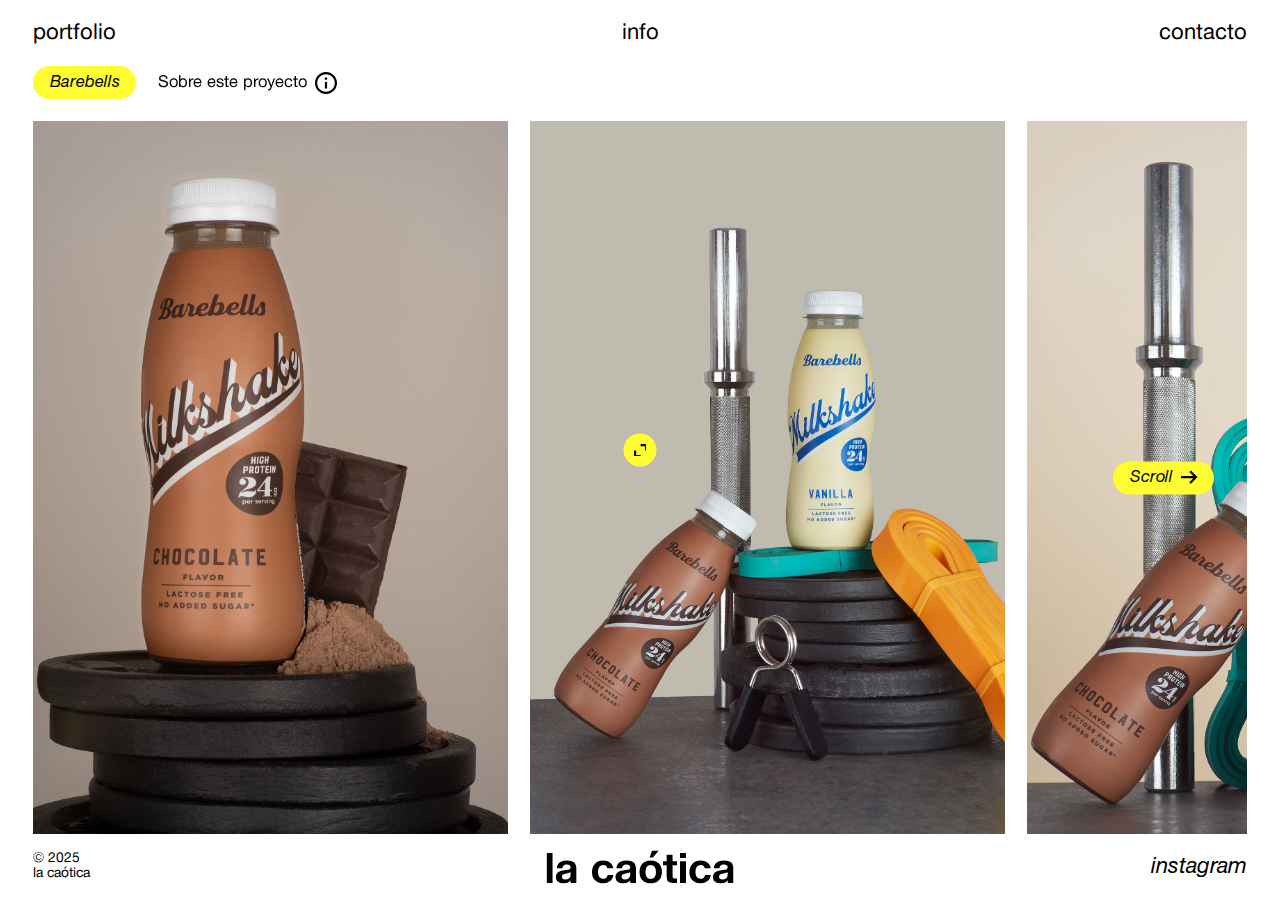
<file: portfolio/Barebells/index.html>
<!DOCTYPE html>
<html lang="es">
<head>
    <title>la caótica</title>
    <meta charset="UTF-8">
    <meta name="viewport" content="width=device-width, initial-scale=1.0">
    <link rel="stylesheet" href="/style.css">

    <!-- Favicon para modo light -->
    <link rel="apple-touch-icon" sizes="180x180" href="/favicons/favicons light/apple-touch-icon.png" media="(prefers-color-scheme: light)">
    <link rel="icon" type="image/png" sizes="32x32" href="/favicons/favicons light/favicon-32x32.png" media="(prefers-color-scheme: light)">
    <link rel="icon" type="image/png" sizes="16x16" href="/favicons/favicons light/favicon-16x16.png" media="(prefers-color-scheme: light)">
    <link rel="manifest" href="/favicons/favicons light/site.webmanifest" media="(prefers-color-scheme: light)">

    <!-- Favicon para modo oscuro -->
    <link rel="apple-touch-icon" sizes="180x180" href="/favicons/favicons dark/apple-touch-icon.png" media="(prefers-color-scheme: dark)">
    <link rel="icon" type="image/png" sizes="32x32" href="/favicons/favicons dark/favicon-32x32.png" media="(prefers-color-scheme: dark)">
    <link rel="icon" type="image/png" sizes="16x16" href="/favicons/favicons dark/favicon-16x16.png" media="(prefers-color-scheme: dark)">
    <link rel="manifest" href="/favicons/favicons dark/site.webmanifest" media="(prefers-color-scheme: dark)">
</head>
<body id="body-gallery">
    <div class="custom-cursor" id="cursor">
        <div id="cursor-interactive">
            <svg viewBox="0 0 12.44 12.44"><g><polygon points="12.4,10.9 10.9,12.4 2.2,3.7 2.2,9.4 0,9.4 0,0 9.3,0 9.3,2.2 3.7,2.2"/></g></svg>
        </div>
        <div id="cursor-interactive-gallery">
            <svg viewBox="0 0 16.5 16.5"><g><polygon points="16.5,7.1 16.5,9.3 9.4,9.3 9.4,16.5 7.2,16.5 7.2,9.3 0,9.3 0,7.1 7.2,7.1 7.2,0 9.4,0 9.4,7.1"/></g></svg>
        </div>
        <div id="cursor-interactive-expand">
            <svg viewBox="0 0 13.2 13.2"><g><polygon points="6.6,11 6.6,13.2 0,13.2 0,6.6 2.2,6.6 2.2,11"/><polygon points="13.2,0 13.2,6.6 11,6.6 11,2.2 6.6,2.2 6.6,0"/></g></svg>
        </div>
    </div>

    <div id="sign-scroll">
        <span>Scroll</span>
        <svg viewBox="0 0 16.5 13.2" id="arrow-scroll"><g><polygon points="0,7.7 0,5.5 12.3,5.5 8.3,1.6 9.9,0 16.5,6.6 9.9,13.2 8.3,11.7 12.3,7.7"/></g></svg>
    </div>

    <div id="sign-scroll-media">
        <svg viewBox="0 0 26.4 33.1" id="arrow-scroll-media"><g><polygon points="11,0 15.4,0 15.4,24.6 23.3,16.7 26.4,19.8 13.2,33 0,19.8 3.1,16.7 11,24.6"/></g></svg>
    </div>

    <button id="interactive-start" class="interactive">
        <svg viewBox="0 0 16.5 13.2" id="arrow-start"><g><polygon points="16.5,5.5 16.5,7.7 4.2,7.7 8.2,11.7 6.6,13.2 0,6.6 6.6,0 8.2,1.6 4.2,5.5"/></g></svg>
    </button>

    <button id="interactive-start-media" class="interactive">
        <svg viewBox="0 0 13.2 16.5" id="arrow-start-media"><g><polygon points="7.7,16.5 5.5,16.5 5.5,4.2 1.6,8.2 0,6.6 6.6,0 13.2,6.6 11.7,8.2 7.7,4.2"/></g></svg>
    </button>

    <button id="interactive-expand-close" class="interactive">
        <svg viewBox="0 0 33 33"><g><path d="M28.2,4.8c-6.5-6.4-16.9-6.4-23.3,0c-6.4,6.4-6.4,16.9,0,23.3c6.5,6.4,16.9,6.4,23.3,0C34.6,21.7,34.6,11.3,28.2,4.8z M23.1,21.6l-1.5,1.5L16.5,18l-5.1,5.1l-1.5-1.5l5.1-5.1l-5.1-5.1l1.5-1.5l5.1,5.1l5.1-5.1l1.5,1.5L18,16.5L23.1,21.6z"/></g></svg>
    </button>

    <div id="margin-left"></div>
    <div id="margin-right"></div>
    
    <header>
        <nav>
            <ul id="menu">
                <li><a href="/" id="portfolio" class="interactive">portfolio</a></li>
                <li><a href="/info" id="info" class="interactive">info</a></li>
                <li><a href="/contacto" id="contacto" class="interactive">contacto</a></li>
                <li><p id="space">-</p></li>
            </ul>
            <button id="menu-media-toggle" class="interactive">
                <svg viewBox="0 0 33 33"><g><path d="M28.2,4.8c-6.4-6.4-16.9-6.4-23.3,0c-6.4,6.4-6.4,16.9,0,23.3c6.4,6.4,16.9,6.4,23.3,0C34.6,21.7,34.6,11.3,28.2,4.8z M23.1,23.1H9.9v-2.2h13.2V23.1z M23.1,17.6H9.9v-2.2h13.2V17.6z M23.1,12.1H9.9V9.9h13.2V12.1z"/></g></svg>
            </button>
        </nav>
    </header>

    
    <main id="main-gallery">
        <div id="gallery-data">
            <div id="gallery-title">Barebells</div>
            <div id="gallery-info">
                <div id="gallery-info-text">Sobre este proyecto</div>
                <svg id="gallery-info-sign" viewBox="0 0 33 33"><g><path d="M16.5,0C7.4,0,0,7.4,0,16.5C0,25.6,7.4,33,16.5,33S33,25.6,33,16.5C33,7.4,25.6,0,16.5,0z M16.5,29.7c-7.3,0-13.2-5.9-13.2-13.2S9.2,3.3,16.5,3.3s13.2,5.9,13.2,13.2S23.8,29.7,16.5,29.7z"/><rect x="14.8" y="14.9" width="3.3" height="9.9"/><rect x="14.8" y="8.3" width="3.3" height="3.3"/></g></svg>
            </div>
            <button id="gallery-info-media" data-state="open">
                <svg viewBox="0 0 33 33"><g><path d="M16.5,0C7.4,0,0,7.4,0,16.5S7.4,33,16.5,33S33,25.6,33,16.5S25.6,0,16.5,0z M17.6,23.1h-2.2v-7.7h2.2V23.1z M17.6,12.1h-2.2V9.9h2.2V12.1z"/></g></svg>
            </button>
        </div>
        <div id="gallery-subtitle">Sobre este proyecto</div>
        <div id="gallery-subtitle-media">Sobre este proyecto</div>
        <div class="row">
            <div class="image-container">
                <img src="/imagenes/Barebells/1.jpg" class="interactive-expand">
            </div>
            <div class="image-container">
                <img src="/imagenes/Barebells/2.jpg" class="interactive-expand">
            </div>
            <div class="image-container">
                <img src="/imagenes/Barebells/3.jpg" class="interactive-expand">
            </div>
            <div class="image-container">
                <img src="/imagenes/Barebells/4.jpg" class="interactive-expand">
            </div>
        </div>
    </main>

    <footer>
        <nav>
            <ul>
                <li><p id="©">© 2025<br>la caótica</p></li>
                <li>
                    <a href="/" class="interactive">
                        <svg viewBox="0 0 756 133.52" id="logo"><g><path d="M257.1,123.6q-11.15,9.59-28.66,9.58-20.25,0-32.49-12.48T183.7,87.53q0-21.37,12.33-34.36t32.75-13c11.68,0,21.29,2.88,28.57,9,7.78,6.52,11,13.35,12.59,22.56H246.16c-2.31-8.46-7.46-13.42-17.21-13.42q-9.87,0-15.4,7.61T208,87q0,13.16,5.36,20.43t15.06,7.26c10.54,0,16-5.79,18.71-16h23.3C268.42,108.81,264.52,117.22,257.1,123.6Z"/><path d="M313.37,79.46a109.73,109.73,0,0,0,12.39-1.33,28.75,28.75,0,0,0,8.46-2.53,7.76,7.76,0,0,0,4.34-7.39q0-11.79-15.82-11.8c-5.56,0-10.16,2-12.73,4.62-2.29,2.36-4.09,5.61-4.62,10.68H282.77c1.36-19.83,14.91-31.54,40.65-31.54q38.26,0,38.27,28.72V131H338.56V120.08h0c-5,8.11-18.43,13.44-28.41,13.44q-14.62,0-23-7.1t-8.33-19.57S277.81,81.6,313.37,79.46Zm8,13.2q-10.72,1.71-13.95,4.27a11.18,11.18,0,0,0-3.74,8.89,11.07,11.07,0,0,0,3.49,8.64q3.48,3.15,9.78,3.16,9.69,0,15.56-5.22T338.39,98V88Q334.13,90.6,321.38,92.66Z"/><path d="M72.11,79.46A109.73,109.73,0,0,0,84.5,78.13,28.85,28.85,0,0,0,93,75.6a7.76,7.76,0,0,0,4.34-7.39q0-11.79-15.82-11.8c-5.56,0-10.16,2-12.74,4.62-2.28,2.36-4.08,5.61-4.61,10.68H41.51c1.36-19.83,14.91-31.54,40.65-31.54q38.27,0,38.27,28.72V131H97.29V120.08h0c-5,8.11-18.42,13.44-28.4,13.44q-14.62,0-23-7.1t-8.34-19.57S36.54,81.6,72.11,79.46Zm8,13.2q-10.73,1.71-14,4.27a11.15,11.15,0,0,0-3.74,8.89,11.1,11.1,0,0,0,3.48,8.64q3.5,3.15,9.78,3.16,9.7,0,15.57-5.22T97.13,98V88Q92.87,90.6,80.12,92.66Z"/><path d="M651.4,123.6q-11.13,9.59-28.66,9.58-20.24,0-32.48-12.48T578,87.53q0-21.37,12.33-34.36t32.74-13c11.68,0,21.3,2.88,28.58,9,7.78,6.52,11,13.35,12.59,22.56H640.47c-2.32-8.46-7.47-13.42-17.22-13.42q-9.86,0-15.39,7.61T602.33,87q0,13.16,5.36,20.43t15,7.26c10.55,0,16-5.79,18.71-16h23.3C662.72,108.81,658.83,117.22,651.4,123.6Z"/><path d="M707.68,79.46a109.73,109.73,0,0,0,12.39-1.33,28.75,28.75,0,0,0,8.46-2.53,7.76,7.76,0,0,0,4.34-7.39q0-11.79-15.82-11.8c-5.56,0-10.16,2-12.73,4.62-2.29,2.36-4.09,5.61-4.62,10.68H677.08c1.36-19.83,14.91-31.54,40.65-31.54Q756,40.17,756,68.89V131H732.87V120.08h0c-5,8.11-18.43,13.44-28.41,13.44q-14.62,0-23-7.1t-8.33-19.57S672.12,81.6,707.68,79.46Zm8,13.2q-10.73,1.71-14,4.27a11.18,11.18,0,0,0-3.74,8.89,11.07,11.07,0,0,0,3.49,8.64q3.48,3.15,9.78,3.16,9.69,0,15.56-5.22T732.7,98V88Q728.44,90.6,715.69,92.66Z"/><path d="M388.24,53.08q12.42-12.73,33-12.74,20.75,0,33.16,12.74T466.82,87q0,21-12.42,33.76t-33.16,12.74q-20.6,0-33-12.74T375.82,87Q375.82,65.81,388.24,53.08ZM405,107.19q5,8,16.25,8,11.38,0,16.41-8t5-20.17q0-12.15-5-20.26t-16.41-8.12Q410,58.64,405,66.76T400,87Q400,99.16,405,107.19Z"/><path d="M527.63,59.69H509.77v40.73c0,2.61.05,4.51.17,5.7a9.51,9.51,0,0,0,1.19,3.66,4.94,4.94,0,0,0,3.15,2.46,23.3,23.3,0,0,0,6,.6h7.32v18.29H513q-15.83,0-21.52-5.53t-5.7-21.34V59.69H471.16V43.36h14.62V16.83h24V43.36h17.86Z"/><path d="M564,30.44H539.87V10H564Zm0,100.69H539.87V43.36H564Z"/><path d="M24.15,131H0V9.85H24.15Z"/><polygon points="426.98 0 454.09 0 430.31 28.39 416.96 28.39 426.98 0"/></g></svg>
                    </a>
                </li>
                <li><a href="https://www.instagram.com/la__caotica/" id="instagram" class="interactive">instagram</a></li>
            </ul>
        </nav>
    </footer>
    
    <script src="/script.js"></script>
</body>
</html>
</file>
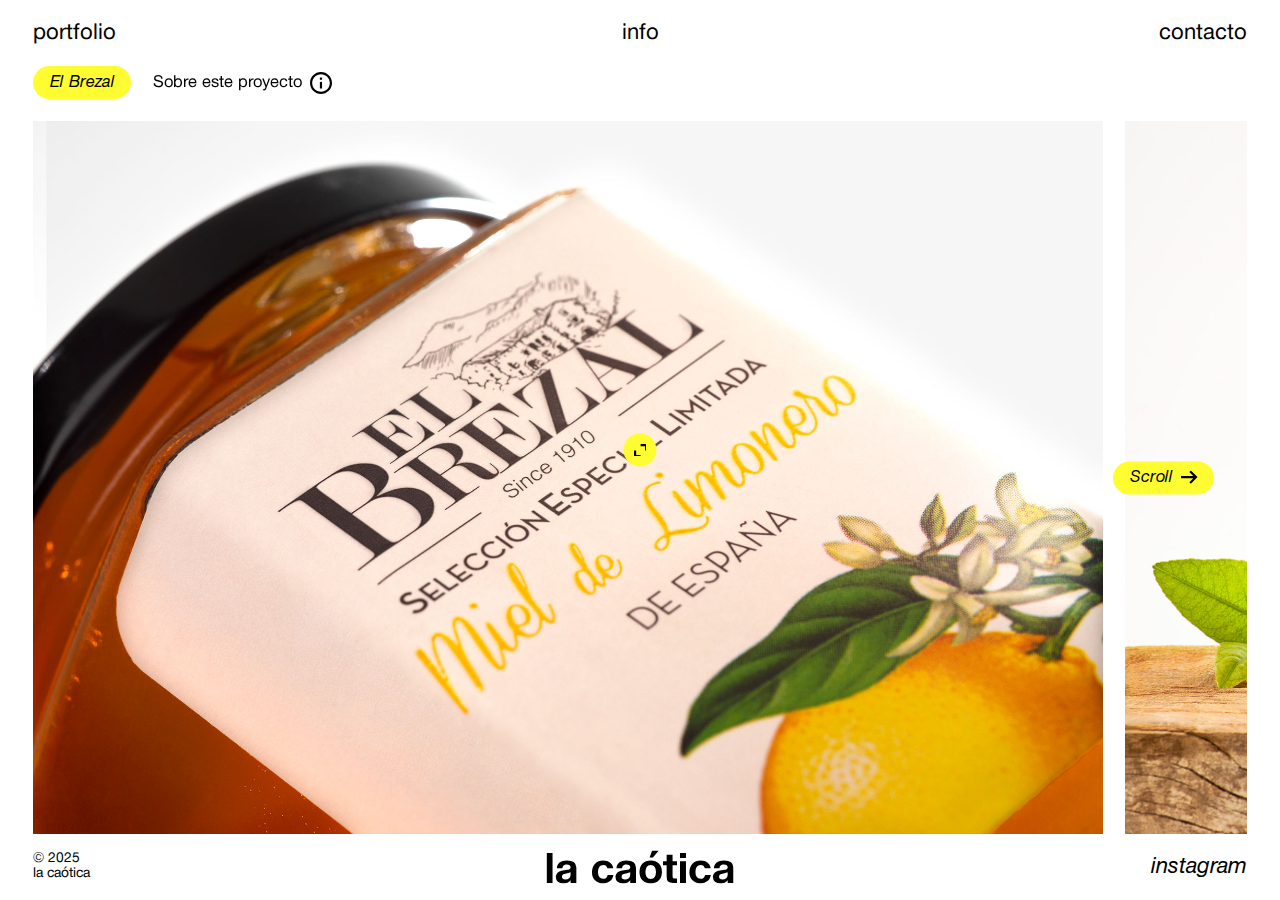
<file: portfolio/ElBrezal/index.html>
<!DOCTYPE html>
<html lang="es">
<head>
    <title>la caótica</title>
    <meta charset="UTF-8">
    <meta name="viewport" content="width=device-width, initial-scale=1.0">
    <link rel="stylesheet" href="/style.css">

    <!-- Favicon para modo light -->
    <link rel="apple-touch-icon" sizes="180x180" href="/favicons/favicons light/apple-touch-icon.png" media="(prefers-color-scheme: light)">
    <link rel="icon" type="image/png" sizes="32x32" href="/favicons/favicons light/favicon-32x32.png" media="(prefers-color-scheme: light)">
    <link rel="icon" type="image/png" sizes="16x16" href="/favicons/favicons light/favicon-16x16.png" media="(prefers-color-scheme: light)">
    <link rel="manifest" href="/favicons/favicons light/site.webmanifest" media="(prefers-color-scheme: light)">

    <!-- Favicon para modo oscuro -->
    <link rel="apple-touch-icon" sizes="180x180" href="/favicons/favicons dark/apple-touch-icon.png" media="(prefers-color-scheme: dark)">
    <link rel="icon" type="image/png" sizes="32x32" href="/favicons/favicons dark/favicon-32x32.png" media="(prefers-color-scheme: dark)">
    <link rel="icon" type="image/png" sizes="16x16" href="/favicons/favicons dark/favicon-16x16.png" media="(prefers-color-scheme: dark)">
    <link rel="manifest" href="/favicons/favicons dark/site.webmanifest" media="(prefers-color-scheme: dark)">
</head>
<body id="body-gallery">
    <div class="custom-cursor" id="cursor">
        <div id="cursor-interactive">
            <svg viewBox="0 0 12.44 12.44"><g><polygon points="12.4,10.9 10.9,12.4 2.2,3.7 2.2,9.4 0,9.4 0,0 9.3,0 9.3,2.2 3.7,2.2"/></g></svg>
        </div>
        <div id="cursor-interactive-gallery">
            <svg viewBox="0 0 16.5 16.5"><g><polygon points="16.5,7.1 16.5,9.3 9.4,9.3 9.4,16.5 7.2,16.5 7.2,9.3 0,9.3 0,7.1 7.2,7.1 7.2,0 9.4,0 9.4,7.1"/></g></svg>
        </div>
        <div id="cursor-interactive-expand">
            <svg viewBox="0 0 13.2 13.2"><g><polygon points="6.6,11 6.6,13.2 0,13.2 0,6.6 2.2,6.6 2.2,11"/><polygon points="13.2,0 13.2,6.6 11,6.6 11,2.2 6.6,2.2 6.6,0"/></g></svg>
        </div>
    </div>

    <div id="sign-scroll">
        <span>Scroll</span>
        <svg viewBox="0 0 16.5 13.2" id="arrow-scroll"><g><polygon points="0,7.7 0,5.5 12.3,5.5 8.3,1.6 9.9,0 16.5,6.6 9.9,13.2 8.3,11.7 12.3,7.7"/></g></svg>
    </div>

    <div id="sign-scroll-media">
        <svg viewBox="0 0 26.4 33.1" id="arrow-scroll-media"><g><polygon points="11,0 15.4,0 15.4,24.6 23.3,16.7 26.4,19.8 13.2,33 0,19.8 3.1,16.7 11,24.6"/></g></svg>
    </div>

    <button id="interactive-start" class="interactive">
        <svg viewBox="0 0 16.5 13.2" id="arrow-start"><g><polygon points="16.5,5.5 16.5,7.7 4.2,7.7 8.2,11.7 6.6,13.2 0,6.6 6.6,0 8.2,1.6 4.2,5.5"/></g></svg>
    </button>

    <button id="interactive-start-media" class="interactive">
        <svg viewBox="0 0 13.2 16.5" id="arrow-start-media"><g><polygon points="7.7,16.5 5.5,16.5 5.5,4.2 1.6,8.2 0,6.6 6.6,0 13.2,6.6 11.7,8.2 7.7,4.2"/></g></svg>
    </button>

    <button id="interactive-expand-close" class="interactive">
        <svg viewBox="0 0 33 33"><g><path d="M28.2,4.8c-6.5-6.4-16.9-6.4-23.3,0c-6.4,6.4-6.4,16.9,0,23.3c6.5,6.4,16.9,6.4,23.3,0C34.6,21.7,34.6,11.3,28.2,4.8z M23.1,21.6l-1.5,1.5L16.5,18l-5.1,5.1l-1.5-1.5l5.1-5.1l-5.1-5.1l1.5-1.5l5.1,5.1l5.1-5.1l1.5,1.5L18,16.5L23.1,21.6z"/></g></svg>
    </button>

    <div id="margin-left"></div>
    <div id="margin-right"></div>
    
    <header>
        <nav>
            <ul id="menu">
                <li><a href="/" id="portfolio" class="interactive">portfolio</a></li>
                <li><a href="/info" id="info" class="interactive">info</a></li>
                <li><a href="/contacto" id="contacto" class="interactive">contacto</a></li>
                <li><p id="space">-</p></li>
            </ul>
            <button id="menu-media-toggle" class="interactive">
                <svg viewBox="0 0 33 33"><g><path d="M28.2,4.8c-6.4-6.4-16.9-6.4-23.3,0c-6.4,6.4-6.4,16.9,0,23.3c6.4,6.4,16.9,6.4,23.3,0C34.6,21.7,34.6,11.3,28.2,4.8z M23.1,23.1H9.9v-2.2h13.2V23.1z M23.1,17.6H9.9v-2.2h13.2V17.6z M23.1,12.1H9.9V9.9h13.2V12.1z"/></g></svg>
            </button>
        </nav>
    </header>

    
    <main id="main-gallery">
        <div id="gallery-data">
            <div id="gallery-title">El Brezal</div>
            <div id="gallery-info">
                <div id="gallery-info-text">Sobre este proyecto</div>
                <svg id="gallery-info-sign" viewBox="0 0 33 33"><g><path d="M16.5,0C7.4,0,0,7.4,0,16.5C0,25.6,7.4,33,16.5,33S33,25.6,33,16.5C33,7.4,25.6,0,16.5,0z M16.5,29.7c-7.3,0-13.2-5.9-13.2-13.2S9.2,3.3,16.5,3.3s13.2,5.9,13.2,13.2S23.8,29.7,16.5,29.7z"/><rect x="14.8" y="14.9" width="3.3" height="9.9"/><rect x="14.8" y="8.3" width="3.3" height="3.3"/></g></svg>
            </div>
            <button id="gallery-info-media" data-state="open">
                <svg viewBox="0 0 33 33"><g><path d="M16.5,0C7.4,0,0,7.4,0,16.5S7.4,33,16.5,33S33,25.6,33,16.5S25.6,0,16.5,0z M17.6,23.1h-2.2v-7.7h2.2V23.1z M17.6,12.1h-2.2V9.9h2.2V12.1z"/></g></svg>
            </button>
        </div>
        <div id="gallery-subtitle">Sobre este proyecto</div>
        <div id="gallery-subtitle-media">Sobre este proyecto</div>
        <div class="row">
            <div class="image-container">
                <img src="/imagenes/El Brezal/1.jpg" class="interactive-expand">
            </div>
            <div class="image-container">
                <img src="/imagenes/El Brezal/2.jpg" class="interactive-expand">
            </div>
            <div class="image-container">
                <img src="/imagenes/El Brezal/3.jpg" class="interactive-expand">
            </div>
            <div class="image-container">
                <img src="/imagenes/El Brezal/4.jpg" class="interactive-expand">
            </div>
            <div class="image-container">
                <img src="/imagenes/El Brezal/5.jpg" class="interactive-expand">
            </div>
        </div>
    </main>

    <footer>
        <nav>
            <ul>
                <li><p id="©">© 2025<br>la caótica</p></li>
                <li>
                    <a href="/" class="interactive">
                        <svg viewBox="0 0 756 133.52" id="logo"><g><path d="M257.1,123.6q-11.15,9.59-28.66,9.58-20.25,0-32.49-12.48T183.7,87.53q0-21.37,12.33-34.36t32.75-13c11.68,0,21.29,2.88,28.57,9,7.78,6.52,11,13.35,12.59,22.56H246.16c-2.31-8.46-7.46-13.42-17.21-13.42q-9.87,0-15.4,7.61T208,87q0,13.16,5.36,20.43t15.06,7.26c10.54,0,16-5.79,18.71-16h23.3C268.42,108.81,264.52,117.22,257.1,123.6Z"/><path d="M313.37,79.46a109.73,109.73,0,0,0,12.39-1.33,28.75,28.75,0,0,0,8.46-2.53,7.76,7.76,0,0,0,4.34-7.39q0-11.79-15.82-11.8c-5.56,0-10.16,2-12.73,4.62-2.29,2.36-4.09,5.61-4.62,10.68H282.77c1.36-19.83,14.91-31.54,40.65-31.54q38.26,0,38.27,28.72V131H338.56V120.08h0c-5,8.11-18.43,13.44-28.41,13.44q-14.62,0-23-7.1t-8.33-19.57S277.81,81.6,313.37,79.46Zm8,13.2q-10.72,1.71-13.95,4.27a11.18,11.18,0,0,0-3.74,8.89,11.07,11.07,0,0,0,3.49,8.64q3.48,3.15,9.78,3.16,9.69,0,15.56-5.22T338.39,98V88Q334.13,90.6,321.38,92.66Z"/><path d="M72.11,79.46A109.73,109.73,0,0,0,84.5,78.13,28.85,28.85,0,0,0,93,75.6a7.76,7.76,0,0,0,4.34-7.39q0-11.79-15.82-11.8c-5.56,0-10.16,2-12.74,4.62-2.28,2.36-4.08,5.61-4.61,10.68H41.51c1.36-19.83,14.91-31.54,40.65-31.54q38.27,0,38.27,28.72V131H97.29V120.08h0c-5,8.11-18.42,13.44-28.4,13.44q-14.62,0-23-7.1t-8.34-19.57S36.54,81.6,72.11,79.46Zm8,13.2q-10.73,1.71-14,4.27a11.15,11.15,0,0,0-3.74,8.89,11.1,11.1,0,0,0,3.48,8.64q3.5,3.15,9.78,3.16,9.7,0,15.57-5.22T97.13,98V88Q92.87,90.6,80.12,92.66Z"/><path d="M651.4,123.6q-11.13,9.59-28.66,9.58-20.24,0-32.48-12.48T578,87.53q0-21.37,12.33-34.36t32.74-13c11.68,0,21.3,2.88,28.58,9,7.78,6.52,11,13.35,12.59,22.56H640.47c-2.32-8.46-7.47-13.42-17.22-13.42q-9.86,0-15.39,7.61T602.33,87q0,13.16,5.36,20.43t15,7.26c10.55,0,16-5.79,18.71-16h23.3C662.72,108.81,658.83,117.22,651.4,123.6Z"/><path d="M707.68,79.46a109.73,109.73,0,0,0,12.39-1.33,28.75,28.75,0,0,0,8.46-2.53,7.76,7.76,0,0,0,4.34-7.39q0-11.79-15.82-11.8c-5.56,0-10.16,2-12.73,4.62-2.29,2.36-4.09,5.61-4.62,10.68H677.08c1.36-19.83,14.91-31.54,40.65-31.54Q756,40.17,756,68.89V131H732.87V120.08h0c-5,8.11-18.43,13.44-28.41,13.44q-14.62,0-23-7.1t-8.33-19.57S672.12,81.6,707.68,79.46Zm8,13.2q-10.73,1.71-14,4.27a11.18,11.18,0,0,0-3.74,8.89,11.07,11.07,0,0,0,3.49,8.64q3.48,3.15,9.78,3.16,9.69,0,15.56-5.22T732.7,98V88Q728.44,90.6,715.69,92.66Z"/><path d="M388.24,53.08q12.42-12.73,33-12.74,20.75,0,33.16,12.74T466.82,87q0,21-12.42,33.76t-33.16,12.74q-20.6,0-33-12.74T375.82,87Q375.82,65.81,388.24,53.08ZM405,107.19q5,8,16.25,8,11.38,0,16.41-8t5-20.17q0-12.15-5-20.26t-16.41-8.12Q410,58.64,405,66.76T400,87Q400,99.16,405,107.19Z"/><path d="M527.63,59.69H509.77v40.73c0,2.61.05,4.51.17,5.7a9.51,9.51,0,0,0,1.19,3.66,4.94,4.94,0,0,0,3.15,2.46,23.3,23.3,0,0,0,6,.6h7.32v18.29H513q-15.83,0-21.52-5.53t-5.7-21.34V59.69H471.16V43.36h14.62V16.83h24V43.36h17.86Z"/><path d="M564,30.44H539.87V10H564Zm0,100.69H539.87V43.36H564Z"/><path d="M24.15,131H0V9.85H24.15Z"/><polygon points="426.98 0 454.09 0 430.31 28.39 416.96 28.39 426.98 0"/></g></svg>
                    </a>
                </li>
                <li><a href="https://www.instagram.com/la__caotica/" id="instagram" class="interactive">instagram</a></li>
            </ul>
        </nav>
    </footer>
    
    <script src="/script.js"></script>
</body>
</html>
</file>
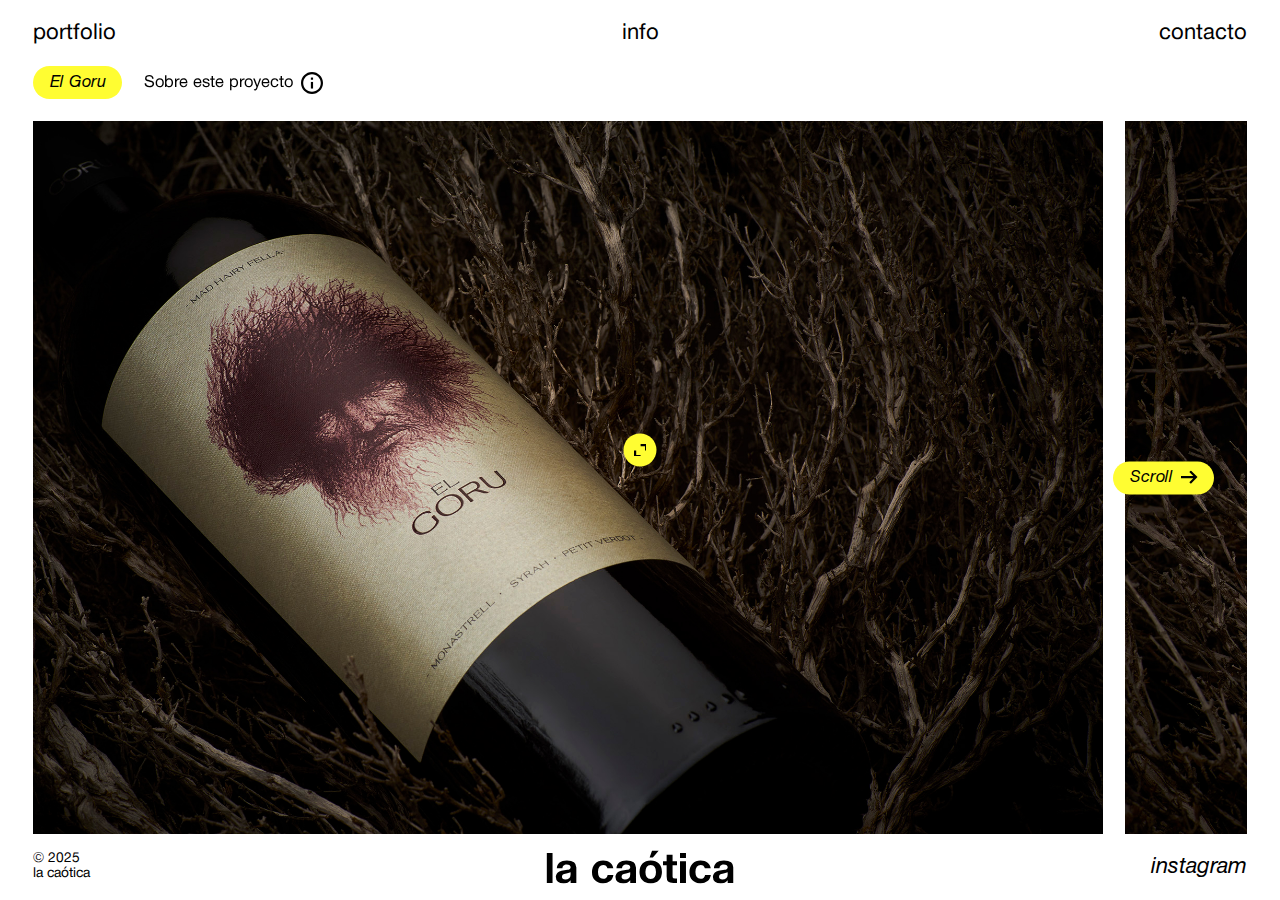
<file: portfolio/ElGoru/index.html>
<!DOCTYPE html>
<html lang="es">
<head>
    <title>la caótica</title>
    <meta charset="UTF-8">
    <meta name="viewport" content="width=device-width, initial-scale=1.0">
    <link rel="stylesheet" href="/style.css">

    <!-- Favicon para modo light -->
    <link rel="apple-touch-icon" sizes="180x180" href="/favicons/favicons light/apple-touch-icon.png" media="(prefers-color-scheme: light)">
    <link rel="icon" type="image/png" sizes="32x32" href="/favicons/favicons light/favicon-32x32.png" media="(prefers-color-scheme: light)">
    <link rel="icon" type="image/png" sizes="16x16" href="/favicons/favicons light/favicon-16x16.png" media="(prefers-color-scheme: light)">
    <link rel="manifest" href="/favicons/favicons light/site.webmanifest" media="(prefers-color-scheme: light)">

    <!-- Favicon para modo oscuro -->
    <link rel="apple-touch-icon" sizes="180x180" href="/favicons/favicons dark/apple-touch-icon.png" media="(prefers-color-scheme: dark)">
    <link rel="icon" type="image/png" sizes="32x32" href="/favicons/favicons dark/favicon-32x32.png" media="(prefers-color-scheme: dark)">
    <link rel="icon" type="image/png" sizes="16x16" href="/favicons/favicons dark/favicon-16x16.png" media="(prefers-color-scheme: dark)">
    <link rel="manifest" href="/favicons/favicons dark/site.webmanifest" media="(prefers-color-scheme: dark)">
</head>
<body id="body-gallery">
    <div class="custom-cursor" id="cursor">
        <div id="cursor-interactive">
            <svg viewBox="0 0 12.44 12.44"><g><polygon points="12.4,10.9 10.9,12.4 2.2,3.7 2.2,9.4 0,9.4 0,0 9.3,0 9.3,2.2 3.7,2.2"/></g></svg>
        </div>
        <div id="cursor-interactive-gallery">
            <svg viewBox="0 0 16.5 16.5"><g><polygon points="16.5,7.1 16.5,9.3 9.4,9.3 9.4,16.5 7.2,16.5 7.2,9.3 0,9.3 0,7.1 7.2,7.1 7.2,0 9.4,0 9.4,7.1"/></g></svg>
        </div>
        <div id="cursor-interactive-expand">
            <svg viewBox="0 0 13.2 13.2"><g><polygon points="6.6,11 6.6,13.2 0,13.2 0,6.6 2.2,6.6 2.2,11"/><polygon points="13.2,0 13.2,6.6 11,6.6 11,2.2 6.6,2.2 6.6,0"/></g></svg>
        </div>
    </div>

    <div id="sign-scroll">
        <span>Scroll</span>
        <svg viewBox="0 0 16.5 13.2" id="arrow-scroll"><g><polygon points="0,7.7 0,5.5 12.3,5.5 8.3,1.6 9.9,0 16.5,6.6 9.9,13.2 8.3,11.7 12.3,7.7"/></g></svg>
    </div>

    <div id="sign-scroll-media">
        <svg viewBox="0 0 26.4 33.1" id="arrow-scroll-media"><g><polygon points="11,0 15.4,0 15.4,24.6 23.3,16.7 26.4,19.8 13.2,33 0,19.8 3.1,16.7 11,24.6"/></g></svg>
    </div>

    <button id="interactive-start" class="interactive">
        <svg viewBox="0 0 16.5 13.2" id="arrow-start"><g><polygon points="16.5,5.5 16.5,7.7 4.2,7.7 8.2,11.7 6.6,13.2 0,6.6 6.6,0 8.2,1.6 4.2,5.5"/></g></svg>
    </button>

    <button id="interactive-start-media" class="interactive">
        <svg viewBox="0 0 13.2 16.5" id="arrow-start-media"><g><polygon points="7.7,16.5 5.5,16.5 5.5,4.2 1.6,8.2 0,6.6 6.6,0 13.2,6.6 11.7,8.2 7.7,4.2"/></g></svg>
    </button>

    <button id="interactive-expand-close" class="interactive">
        <svg viewBox="0 0 33 33"><g><path d="M28.2,4.8c-6.5-6.4-16.9-6.4-23.3,0c-6.4,6.4-6.4,16.9,0,23.3c6.5,6.4,16.9,6.4,23.3,0C34.6,21.7,34.6,11.3,28.2,4.8z M23.1,21.6l-1.5,1.5L16.5,18l-5.1,5.1l-1.5-1.5l5.1-5.1l-5.1-5.1l1.5-1.5l5.1,5.1l5.1-5.1l1.5,1.5L18,16.5L23.1,21.6z"/></g></svg>
    </button>

    <div id="margin-left"></div>
    <div id="margin-right"></div>
    
    <header>
        <nav>
            <ul id="menu">
                <li><a href="/" id="portfolio" class="interactive">portfolio</a></li>
                <li><a href="/info" id="info" class="interactive">info</a></li>
                <li><a href="/contacto" id="contacto" class="interactive">contacto</a></li>
                <li><p id="space">-</p></li>
            </ul>
            <button id="menu-media-toggle" class="interactive">
                <svg viewBox="0 0 33 33"><g><path d="M28.2,4.8c-6.4-6.4-16.9-6.4-23.3,0c-6.4,6.4-6.4,16.9,0,23.3c6.4,6.4,16.9,6.4,23.3,0C34.6,21.7,34.6,11.3,28.2,4.8z M23.1,23.1H9.9v-2.2h13.2V23.1z M23.1,17.6H9.9v-2.2h13.2V17.6z M23.1,12.1H9.9V9.9h13.2V12.1z"/></g></svg>
            </button>
        </nav>
    </header>

    
    <main id="main-gallery">
        <div id="gallery-data">
            <div id="gallery-title">El Goru</div>
            <div id="gallery-info">
                <div id="gallery-info-text">Sobre este proyecto</div>
                <svg id="gallery-info-sign" viewBox="0 0 33 33"><g><path d="M16.5,0C7.4,0,0,7.4,0,16.5C0,25.6,7.4,33,16.5,33S33,25.6,33,16.5C33,7.4,25.6,0,16.5,0z M16.5,29.7c-7.3,0-13.2-5.9-13.2-13.2S9.2,3.3,16.5,3.3s13.2,5.9,13.2,13.2S23.8,29.7,16.5,29.7z"/><rect x="14.8" y="14.9" width="3.3" height="9.9"/><rect x="14.8" y="8.3" width="3.3" height="3.3"/></g></svg>
            </div>
            <button id="gallery-info-media" data-state="open">
                <svg viewBox="0 0 33 33"><g><path d="M16.5,0C7.4,0,0,7.4,0,16.5S7.4,33,16.5,33S33,25.6,33,16.5S25.6,0,16.5,0z M17.6,23.1h-2.2v-7.7h2.2V23.1z M17.6,12.1h-2.2V9.9h2.2V12.1z"/></g></svg>
            </button>
        </div>
        <div id="gallery-subtitle">Sobre este proyecto</div>
        <div id="gallery-subtitle-media">Sobre este proyecto</div>
        <div class="row">
            <div class="image-container">
                <img src="/imagenes/El Goru/1.jpg" class="interactive-expand">
            </div>
            <div class="image-container">
                <img src="/imagenes/El Goru/2.jpg" class="interactive-expand">
            </div>
            <div class="image-container">
                <img src="/imagenes/El Goru/3.jpg" class="interactive-expand">
            </div>
            <div class="image-container">
                <img src="/imagenes/El Goru/4.jpg" class="interactive-expand">
            </div>
            <div class="image-container">
                <img src="/imagenes/El Goru/5.jpg" class="interactive-expand">
            </div>
            <div class="image-container">
                <img src="/imagenes/El Goru/6.jpg" class="interactive-expand">
            </div>
        </div>
    </main>

    <footer>
        <nav>
            <ul>
                <li><p id="©">© 2025<br>la caótica</p></li>
                <li>
                    <a href="/" class="interactive">
                        <svg viewBox="0 0 756 133.52" id="logo"><g><path d="M257.1,123.6q-11.15,9.59-28.66,9.58-20.25,0-32.49-12.48T183.7,87.53q0-21.37,12.33-34.36t32.75-13c11.68,0,21.29,2.88,28.57,9,7.78,6.52,11,13.35,12.59,22.56H246.16c-2.31-8.46-7.46-13.42-17.21-13.42q-9.87,0-15.4,7.61T208,87q0,13.16,5.36,20.43t15.06,7.26c10.54,0,16-5.79,18.71-16h23.3C268.42,108.81,264.52,117.22,257.1,123.6Z"/><path d="M313.37,79.46a109.73,109.73,0,0,0,12.39-1.33,28.75,28.75,0,0,0,8.46-2.53,7.76,7.76,0,0,0,4.34-7.39q0-11.79-15.82-11.8c-5.56,0-10.16,2-12.73,4.62-2.29,2.36-4.09,5.61-4.62,10.68H282.77c1.36-19.83,14.91-31.54,40.65-31.54q38.26,0,38.27,28.72V131H338.56V120.08h0c-5,8.11-18.43,13.44-28.41,13.44q-14.62,0-23-7.1t-8.33-19.57S277.81,81.6,313.37,79.46Zm8,13.2q-10.72,1.71-13.95,4.27a11.18,11.18,0,0,0-3.74,8.89,11.07,11.07,0,0,0,3.49,8.64q3.48,3.15,9.78,3.16,9.69,0,15.56-5.22T338.39,98V88Q334.13,90.6,321.38,92.66Z"/><path d="M72.11,79.46A109.73,109.73,0,0,0,84.5,78.13,28.85,28.85,0,0,0,93,75.6a7.76,7.76,0,0,0,4.34-7.39q0-11.79-15.82-11.8c-5.56,0-10.16,2-12.74,4.62-2.28,2.36-4.08,5.61-4.61,10.68H41.51c1.36-19.83,14.91-31.54,40.65-31.54q38.27,0,38.27,28.72V131H97.29V120.08h0c-5,8.11-18.42,13.44-28.4,13.44q-14.62,0-23-7.1t-8.34-19.57S36.54,81.6,72.11,79.46Zm8,13.2q-10.73,1.71-14,4.27a11.15,11.15,0,0,0-3.74,8.89,11.1,11.1,0,0,0,3.48,8.64q3.5,3.15,9.78,3.16,9.7,0,15.57-5.22T97.13,98V88Q92.87,90.6,80.12,92.66Z"/><path d="M651.4,123.6q-11.13,9.59-28.66,9.58-20.24,0-32.48-12.48T578,87.53q0-21.37,12.33-34.36t32.74-13c11.68,0,21.3,2.88,28.58,9,7.78,6.52,11,13.35,12.59,22.56H640.47c-2.32-8.46-7.47-13.42-17.22-13.42q-9.86,0-15.39,7.61T602.33,87q0,13.16,5.36,20.43t15,7.26c10.55,0,16-5.79,18.71-16h23.3C662.72,108.81,658.83,117.22,651.4,123.6Z"/><path d="M707.68,79.46a109.73,109.73,0,0,0,12.39-1.33,28.75,28.75,0,0,0,8.46-2.53,7.76,7.76,0,0,0,4.34-7.39q0-11.79-15.82-11.8c-5.56,0-10.16,2-12.73,4.62-2.29,2.36-4.09,5.61-4.62,10.68H677.08c1.36-19.83,14.91-31.54,40.65-31.54Q756,40.17,756,68.89V131H732.87V120.08h0c-5,8.11-18.43,13.44-28.41,13.44q-14.62,0-23-7.1t-8.33-19.57S672.12,81.6,707.68,79.46Zm8,13.2q-10.73,1.71-14,4.27a11.18,11.18,0,0,0-3.74,8.89,11.07,11.07,0,0,0,3.49,8.64q3.48,3.15,9.78,3.16,9.69,0,15.56-5.22T732.7,98V88Q728.44,90.6,715.69,92.66Z"/><path d="M388.24,53.08q12.42-12.73,33-12.74,20.75,0,33.16,12.74T466.82,87q0,21-12.42,33.76t-33.16,12.74q-20.6,0-33-12.74T375.82,87Q375.82,65.81,388.24,53.08ZM405,107.19q5,8,16.25,8,11.38,0,16.41-8t5-20.17q0-12.15-5-20.26t-16.41-8.12Q410,58.64,405,66.76T400,87Q400,99.16,405,107.19Z"/><path d="M527.63,59.69H509.77v40.73c0,2.61.05,4.51.17,5.7a9.51,9.51,0,0,0,1.19,3.66,4.94,4.94,0,0,0,3.15,2.46,23.3,23.3,0,0,0,6,.6h7.32v18.29H513q-15.83,0-21.52-5.53t-5.7-21.34V59.69H471.16V43.36h14.62V16.83h24V43.36h17.86Z"/><path d="M564,30.44H539.87V10H564Zm0,100.69H539.87V43.36H564Z"/><path d="M24.15,131H0V9.85H24.15Z"/><polygon points="426.98 0 454.09 0 430.31 28.39 416.96 28.39 426.98 0"/></g></svg>
                    </a>
                </li>
                <li><a href="https://www.instagram.com/la__caotica/" id="instagram" class="interactive">instagram</a></li>
            </ul>
        </nav>
    </footer>
    
    <script src="/script.js"></script>
</body>
</html>
</file>
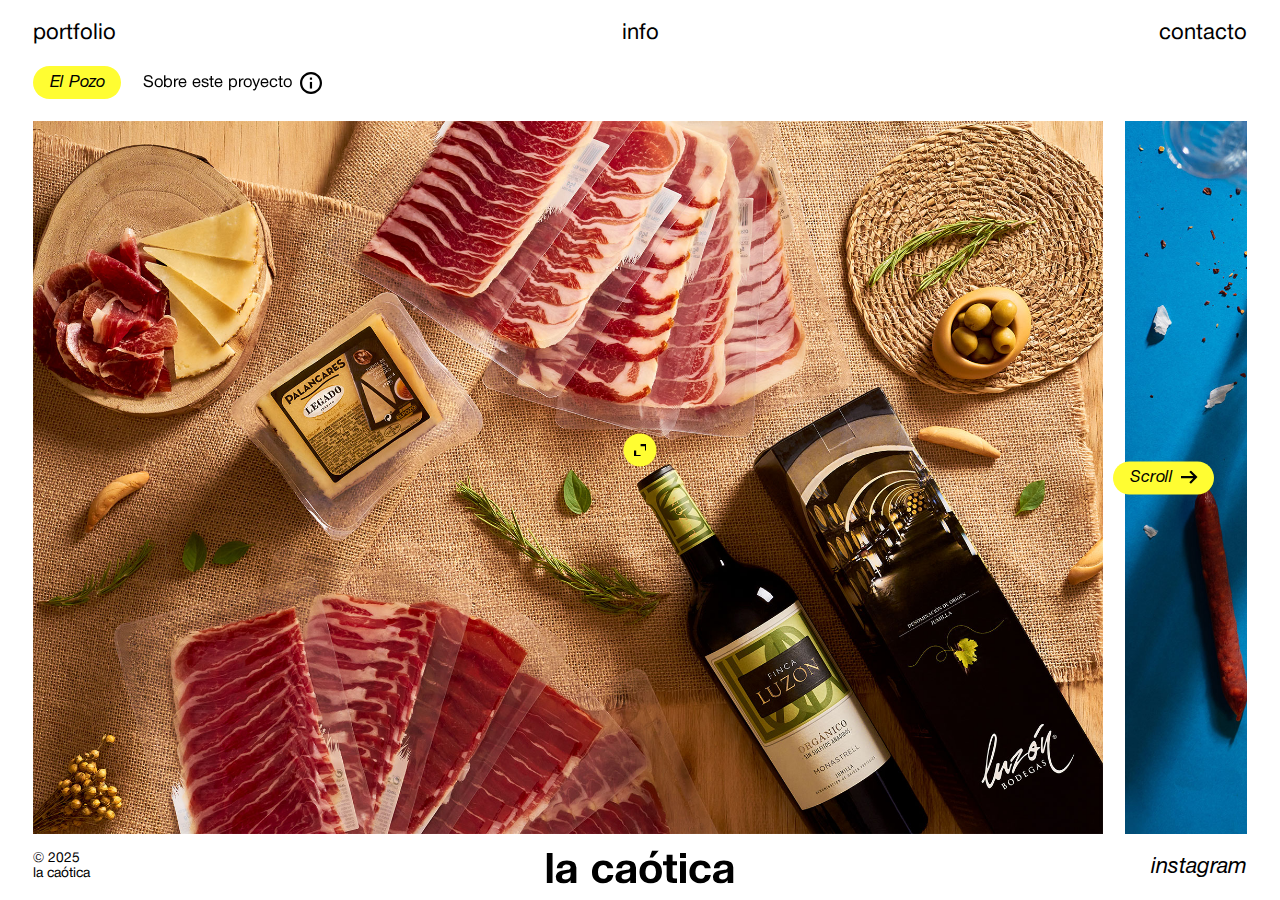
<file: portfolio/ElPozo/index.html>
<!DOCTYPE html>
<html lang="es">
<head>
    <title>la caótica</title>
    <meta charset="UTF-8">
    <meta name="viewport" content="width=device-width, initial-scale=1.0">
    <link rel="stylesheet" href="/style.css">

    <!-- Favicon para modo light -->
    <link rel="apple-touch-icon" sizes="180x180" href="/favicons/favicons light/apple-touch-icon.png" media="(prefers-color-scheme: light)">
    <link rel="icon" type="image/png" sizes="32x32" href="/favicons/favicons light/favicon-32x32.png" media="(prefers-color-scheme: light)">
    <link rel="icon" type="image/png" sizes="16x16" href="/favicons/favicons light/favicon-16x16.png" media="(prefers-color-scheme: light)">
    <link rel="manifest" href="/favicons/favicons light/site.webmanifest" media="(prefers-color-scheme: light)">

    <!-- Favicon para modo oscuro -->
    <link rel="apple-touch-icon" sizes="180x180" href="/favicons/favicons dark/apple-touch-icon.png" media="(prefers-color-scheme: dark)">
    <link rel="icon" type="image/png" sizes="32x32" href="/favicons/favicons dark/favicon-32x32.png" media="(prefers-color-scheme: dark)">
    <link rel="icon" type="image/png" sizes="16x16" href="/favicons/favicons dark/favicon-16x16.png" media="(prefers-color-scheme: dark)">
    <link rel="manifest" href="/favicons/favicons dark/site.webmanifest" media="(prefers-color-scheme: dark)">
</head>
<body id="body-gallery">
    <div class="custom-cursor" id="cursor">
        <div id="cursor-interactive">
            <svg viewBox="0 0 12.44 12.44"><g><polygon points="12.4,10.9 10.9,12.4 2.2,3.7 2.2,9.4 0,9.4 0,0 9.3,0 9.3,2.2 3.7,2.2"/></g></svg>
        </div>
        <div id="cursor-interactive-gallery">
            <svg viewBox="0 0 16.5 16.5"><g><polygon points="16.5,7.1 16.5,9.3 9.4,9.3 9.4,16.5 7.2,16.5 7.2,9.3 0,9.3 0,7.1 7.2,7.1 7.2,0 9.4,0 9.4,7.1"/></g></svg>
        </div>
        <div id="cursor-interactive-expand">
            <svg viewBox="0 0 13.2 13.2"><g><polygon points="6.6,11 6.6,13.2 0,13.2 0,6.6 2.2,6.6 2.2,11"/><polygon points="13.2,0 13.2,6.6 11,6.6 11,2.2 6.6,2.2 6.6,0"/></g></svg>
        </div>
    </div>

    <div id="sign-scroll">
        <span>Scroll</span>
        <svg viewBox="0 0 16.5 13.2" id="arrow-scroll"><g><polygon points="0,7.7 0,5.5 12.3,5.5 8.3,1.6 9.9,0 16.5,6.6 9.9,13.2 8.3,11.7 12.3,7.7"/></g></svg>
    </div>

    <div id="sign-scroll-media">
        <svg viewBox="0 0 26.4 33.1" id="arrow-scroll-media"><g><polygon points="11,0 15.4,0 15.4,24.6 23.3,16.7 26.4,19.8 13.2,33 0,19.8 3.1,16.7 11,24.6"/></g></svg>
    </div>

    <button id="interactive-start" class="interactive">
        <svg viewBox="0 0 16.5 13.2" id="arrow-start"><g><polygon points="16.5,5.5 16.5,7.7 4.2,7.7 8.2,11.7 6.6,13.2 0,6.6 6.6,0 8.2,1.6 4.2,5.5"/></g></svg>
    </button>

    <button id="interactive-start-media" class="interactive">
        <svg viewBox="0 0 13.2 16.5" id="arrow-start-media"><g><polygon points="7.7,16.5 5.5,16.5 5.5,4.2 1.6,8.2 0,6.6 6.6,0 13.2,6.6 11.7,8.2 7.7,4.2"/></g></svg>
    </button>

    <button id="interactive-expand-close" class="interactive">
        <svg viewBox="0 0 33 33"><g><path d="M28.2,4.8c-6.5-6.4-16.9-6.4-23.3,0c-6.4,6.4-6.4,16.9,0,23.3c6.5,6.4,16.9,6.4,23.3,0C34.6,21.7,34.6,11.3,28.2,4.8z M23.1,21.6l-1.5,1.5L16.5,18l-5.1,5.1l-1.5-1.5l5.1-5.1l-5.1-5.1l1.5-1.5l5.1,5.1l5.1-5.1l1.5,1.5L18,16.5L23.1,21.6z"/></g></svg>
    </button>

    <div id="margin-left"></div>
    <div id="margin-right"></div>
    
    <header>
        <nav>
            <ul id="menu">
                <li><a href="/" id="portfolio" class="interactive">portfolio</a></li>
                <li><a href="/info" id="info" class="interactive">info</a></li>
                <li><a href="/contacto" id="contacto" class="interactive">contacto</a></li>
                <li><p id="space">-</p></li>
            </ul>
            <button id="menu-media-toggle" class="interactive">
                <svg viewBox="0 0 33 33"><g><path d="M28.2,4.8c-6.4-6.4-16.9-6.4-23.3,0c-6.4,6.4-6.4,16.9,0,23.3c6.4,6.4,16.9,6.4,23.3,0C34.6,21.7,34.6,11.3,28.2,4.8z M23.1,23.1H9.9v-2.2h13.2V23.1z M23.1,17.6H9.9v-2.2h13.2V17.6z M23.1,12.1H9.9V9.9h13.2V12.1z"/></g></svg>
            </button>
        </nav>
    </header>

    
    <main id="main-gallery">
        <div id="gallery-data">
            <div id="gallery-title">El Pozo</div>
            <div id="gallery-info">
                <div id="gallery-info-text">Sobre este proyecto</div>
                <svg id="gallery-info-sign" viewBox="0 0 33 33"><g><path d="M16.5,0C7.4,0,0,7.4,0,16.5C0,25.6,7.4,33,16.5,33S33,25.6,33,16.5C33,7.4,25.6,0,16.5,0z M16.5,29.7c-7.3,0-13.2-5.9-13.2-13.2S9.2,3.3,16.5,3.3s13.2,5.9,13.2,13.2S23.8,29.7,16.5,29.7z"/><rect x="14.8" y="14.9" width="3.3" height="9.9"/><rect x="14.8" y="8.3" width="3.3" height="3.3"/></g></svg>
            </div>
            <button id="gallery-info-media" data-state="open">
                <svg viewBox="0 0 33 33"><g><path d="M16.5,0C7.4,0,0,7.4,0,16.5S7.4,33,16.5,33S33,25.6,33,16.5S25.6,0,16.5,0z M17.6,23.1h-2.2v-7.7h2.2V23.1z M17.6,12.1h-2.2V9.9h2.2V12.1z"/></g></svg>
            </button>
        </div>
        <div id="gallery-subtitle">Sobre este proyecto</div>
        <div id="gallery-subtitle-media">Sobre este proyecto</div>
        <div class="row">
            <div class="image-container">
                <img src="/imagenes/El Pozo/1.jpg" class="interactive-expand">
            </div>
            <div class="image-container">
                <img src="/imagenes/El Pozo/2.jpg" class="interactive-expand">
            </div>
            <div class="image-container">
                <img src="/imagenes/El Pozo/3.jpg" class="interactive-expand">
            </div>
            <div class="image-container">
                <img src="/imagenes/El Pozo/4.jpg" class="interactive-expand">
            </div>
            <div class="image-container">
                <img src="/imagenes/El Pozo/5.jpg" class="interactive-expand">
            </div>
            <div class="image-container">
                <img src="/imagenes/El Pozo/6.jpg" class="interactive-expand">
            </div>
            <div class="image-container">
                <img src="/imagenes/El Pozo/7.jpg" class="interactive-expand">
            </div>
            <div class="image-container">
                <img src="/imagenes/El Pozo/8.jpg" class="interactive-expand">
            </div>
            <div class="image-container">
                <img src="/imagenes/El Pozo/9.jpg" class="interactive-expand">
            </div>
            <div class="image-container">
                <img src="/imagenes/El Pozo/10.jpg" class="interactive-expand">
            </div>
            <div class="image-container">
                <img src="/imagenes/El Pozo/11.jpg" class="interactive-expand">
            </div>
            <div class="image-container">
                <img src="/imagenes/El Pozo/12.jpg" class="interactive-expand">
            </div>
            <div class="image-container">
                <img src="/imagenes/El Pozo/13.jpg" class="interactive-expand">
            </div>
            <div class="image-container">
                <img src="/imagenes/El Pozo/14.jpg" class="interactive-expand">
            </div>
            <div class="image-container">
                <img src="/imagenes/El Pozo/15.jpg" class="interactive-expand">
            </div>
            <div class="image-container">
                <img src="/imagenes/El Pozo/16.jpg" class="interactive-expand">
            </div>
        </div>
    </main>

    <footer>
        <nav>
            <ul>
                <li><p id="©">© 2025<br>la caótica</p></li>
                <li>
                    <a href="/" class="interactive">
                        <svg viewBox="0 0 756 133.52" id="logo"><g><path d="M257.1,123.6q-11.15,9.59-28.66,9.58-20.25,0-32.49-12.48T183.7,87.53q0-21.37,12.33-34.36t32.75-13c11.68,0,21.29,2.88,28.57,9,7.78,6.52,11,13.35,12.59,22.56H246.16c-2.31-8.46-7.46-13.42-17.21-13.42q-9.87,0-15.4,7.61T208,87q0,13.16,5.36,20.43t15.06,7.26c10.54,0,16-5.79,18.71-16h23.3C268.42,108.81,264.52,117.22,257.1,123.6Z"/><path d="M313.37,79.46a109.73,109.73,0,0,0,12.39-1.33,28.75,28.75,0,0,0,8.46-2.53,7.76,7.76,0,0,0,4.34-7.39q0-11.79-15.82-11.8c-5.56,0-10.16,2-12.73,4.62-2.29,2.36-4.09,5.61-4.62,10.68H282.77c1.36-19.83,14.91-31.54,40.65-31.54q38.26,0,38.27,28.72V131H338.56V120.08h0c-5,8.11-18.43,13.44-28.41,13.44q-14.62,0-23-7.1t-8.33-19.57S277.81,81.6,313.37,79.46Zm8,13.2q-10.72,1.71-13.95,4.27a11.18,11.18,0,0,0-3.74,8.89,11.07,11.07,0,0,0,3.49,8.64q3.48,3.15,9.78,3.16,9.69,0,15.56-5.22T338.39,98V88Q334.13,90.6,321.38,92.66Z"/><path d="M72.11,79.46A109.73,109.73,0,0,0,84.5,78.13,28.85,28.85,0,0,0,93,75.6a7.76,7.76,0,0,0,4.34-7.39q0-11.79-15.82-11.8c-5.56,0-10.16,2-12.74,4.62-2.28,2.36-4.08,5.61-4.61,10.68H41.51c1.36-19.83,14.91-31.54,40.65-31.54q38.27,0,38.27,28.72V131H97.29V120.08h0c-5,8.11-18.42,13.44-28.4,13.44q-14.62,0-23-7.1t-8.34-19.57S36.54,81.6,72.11,79.46Zm8,13.2q-10.73,1.71-14,4.27a11.15,11.15,0,0,0-3.74,8.89,11.1,11.1,0,0,0,3.48,8.64q3.5,3.15,9.78,3.16,9.7,0,15.57-5.22T97.13,98V88Q92.87,90.6,80.12,92.66Z"/><path d="M651.4,123.6q-11.13,9.59-28.66,9.58-20.24,0-32.48-12.48T578,87.53q0-21.37,12.33-34.36t32.74-13c11.68,0,21.3,2.88,28.58,9,7.78,6.52,11,13.35,12.59,22.56H640.47c-2.32-8.46-7.47-13.42-17.22-13.42q-9.86,0-15.39,7.61T602.33,87q0,13.16,5.36,20.43t15,7.26c10.55,0,16-5.79,18.71-16h23.3C662.72,108.81,658.83,117.22,651.4,123.6Z"/><path d="M707.68,79.46a109.73,109.73,0,0,0,12.39-1.33,28.75,28.75,0,0,0,8.46-2.53,7.76,7.76,0,0,0,4.34-7.39q0-11.79-15.82-11.8c-5.56,0-10.16,2-12.73,4.62-2.29,2.36-4.09,5.61-4.62,10.68H677.08c1.36-19.83,14.91-31.54,40.65-31.54Q756,40.17,756,68.89V131H732.87V120.08h0c-5,8.11-18.43,13.44-28.41,13.44q-14.62,0-23-7.1t-8.33-19.57S672.12,81.6,707.68,79.46Zm8,13.2q-10.73,1.71-14,4.27a11.18,11.18,0,0,0-3.74,8.89,11.07,11.07,0,0,0,3.49,8.64q3.48,3.15,9.78,3.16,9.69,0,15.56-5.22T732.7,98V88Q728.44,90.6,715.69,92.66Z"/><path d="M388.24,53.08q12.42-12.73,33-12.74,20.75,0,33.16,12.74T466.82,87q0,21-12.42,33.76t-33.16,12.74q-20.6,0-33-12.74T375.82,87Q375.82,65.81,388.24,53.08ZM405,107.19q5,8,16.25,8,11.38,0,16.41-8t5-20.17q0-12.15-5-20.26t-16.41-8.12Q410,58.64,405,66.76T400,87Q400,99.16,405,107.19Z"/><path d="M527.63,59.69H509.77v40.73c0,2.61.05,4.51.17,5.7a9.51,9.51,0,0,0,1.19,3.66,4.94,4.94,0,0,0,3.15,2.46,23.3,23.3,0,0,0,6,.6h7.32v18.29H513q-15.83,0-21.52-5.53t-5.7-21.34V59.69H471.16V43.36h14.62V16.83h24V43.36h17.86Z"/><path d="M564,30.44H539.87V10H564Zm0,100.69H539.87V43.36H564Z"/><path d="M24.15,131H0V9.85H24.15Z"/><polygon points="426.98 0 454.09 0 430.31 28.39 416.96 28.39 426.98 0"/></g></svg>
                    </a>
                </li>
                <li><a href="https://www.instagram.com/la__caotica/" id="instagram" class="interactive">instagram</a></li>
            </ul>
        </nav>
    </footer>
    
    <script src="/script.js"></script>
</body>
</html>
</file>
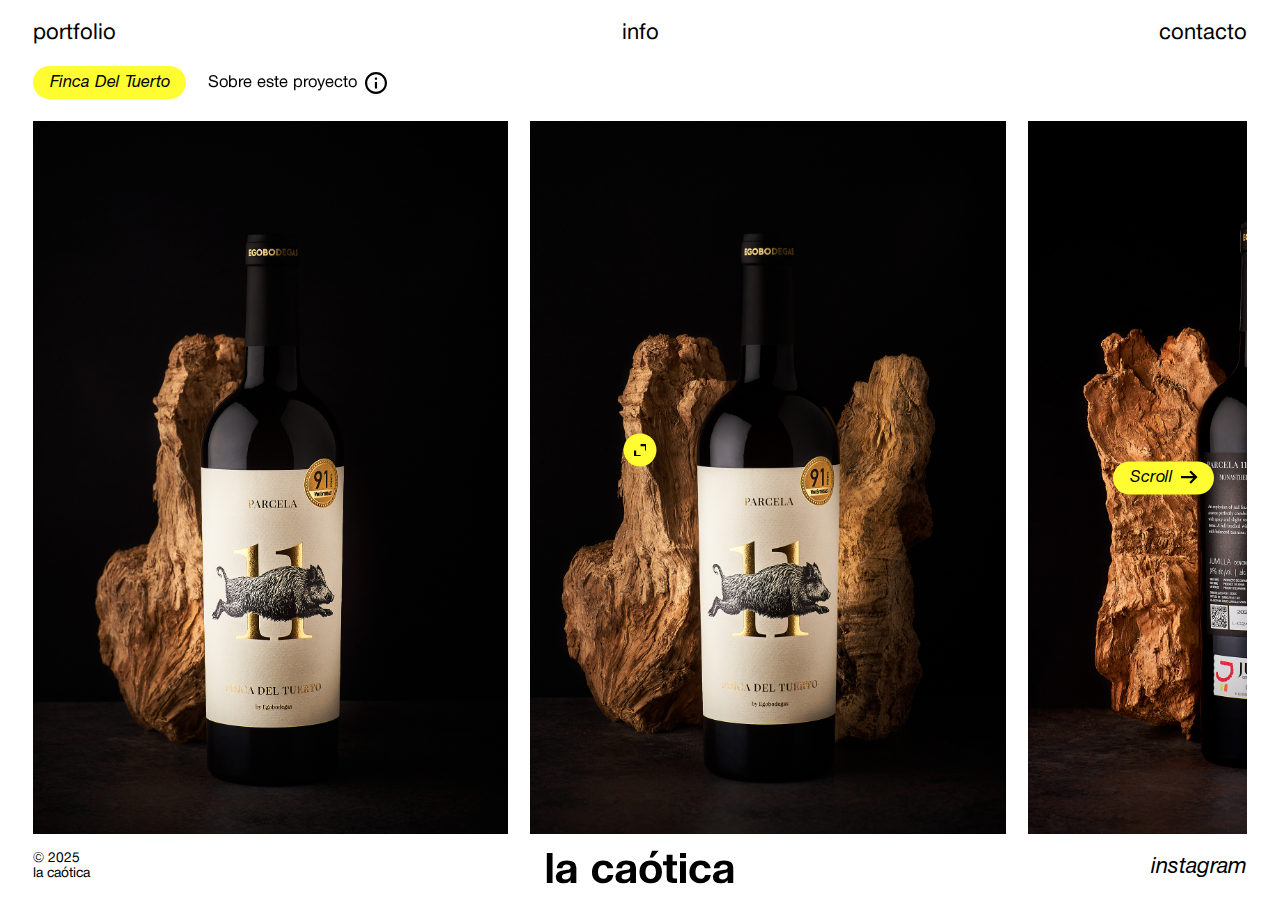
<file: portfolio/FincaDelTuerto/index.html>
<!DOCTYPE html>
<html lang="es">
<head>
    <title>la caótica</title>
    <meta charset="UTF-8">
    <meta name="viewport" content="width=device-width, initial-scale=1.0">
    <link rel="stylesheet" href="/style.css">

    <!-- Favicon para modo light -->
    <link rel="apple-touch-icon" sizes="180x180" href="/favicons/favicons light/apple-touch-icon.png" media="(prefers-color-scheme: light)">
    <link rel="icon" type="image/png" sizes="32x32" href="/favicons/favicons light/favicon-32x32.png" media="(prefers-color-scheme: light)">
    <link rel="icon" type="image/png" sizes="16x16" href="/favicons/favicons light/favicon-16x16.png" media="(prefers-color-scheme: light)">
    <link rel="manifest" href="/favicons/favicons light/site.webmanifest" media="(prefers-color-scheme: light)">

    <!-- Favicon para modo oscuro -->
    <link rel="apple-touch-icon" sizes="180x180" href="/favicons/favicons dark/apple-touch-icon.png" media="(prefers-color-scheme: dark)">
    <link rel="icon" type="image/png" sizes="32x32" href="/favicons/favicons dark/favicon-32x32.png" media="(prefers-color-scheme: dark)">
    <link rel="icon" type="image/png" sizes="16x16" href="/favicons/favicons dark/favicon-16x16.png" media="(prefers-color-scheme: dark)">
    <link rel="manifest" href="/favicons/favicons dark/site.webmanifest" media="(prefers-color-scheme: dark)">
</head>
<body id="body-gallery">
    <div class="custom-cursor" id="cursor">
        <div id="cursor-interactive">
            <svg viewBox="0 0 12.44 12.44"><g><polygon points="12.4,10.9 10.9,12.4 2.2,3.7 2.2,9.4 0,9.4 0,0 9.3,0 9.3,2.2 3.7,2.2"/></g></svg>
        </div>
        <div id="cursor-interactive-gallery">
            <svg viewBox="0 0 16.5 16.5"><g><polygon points="16.5,7.1 16.5,9.3 9.4,9.3 9.4,16.5 7.2,16.5 7.2,9.3 0,9.3 0,7.1 7.2,7.1 7.2,0 9.4,0 9.4,7.1"/></g></svg>
        </div>
        <div id="cursor-interactive-expand">
            <svg viewBox="0 0 13.2 13.2"><g><polygon points="6.6,11 6.6,13.2 0,13.2 0,6.6 2.2,6.6 2.2,11"/><polygon points="13.2,0 13.2,6.6 11,6.6 11,2.2 6.6,2.2 6.6,0"/></g></svg>
        </div>
    </div>

    <div id="sign-scroll">
        <span>Scroll</span>
        <svg viewBox="0 0 16.5 13.2" id="arrow-scroll"><g><polygon points="0,7.7 0,5.5 12.3,5.5 8.3,1.6 9.9,0 16.5,6.6 9.9,13.2 8.3,11.7 12.3,7.7"/></g></svg>
    </div>

    <div id="sign-scroll-media">
        <svg viewBox="0 0 26.4 33.1" id="arrow-scroll-media"><g><polygon points="11,0 15.4,0 15.4,24.6 23.3,16.7 26.4,19.8 13.2,33 0,19.8 3.1,16.7 11,24.6"/></g></svg>
    </div>

    <button id="interactive-start" class="interactive">
        <svg viewBox="0 0 16.5 13.2" id="arrow-start"><g><polygon points="16.5,5.5 16.5,7.7 4.2,7.7 8.2,11.7 6.6,13.2 0,6.6 6.6,0 8.2,1.6 4.2,5.5"/></g></svg>
    </button>

    <button id="interactive-start-media" class="interactive">
        <svg viewBox="0 0 13.2 16.5" id="arrow-start-media"><g><polygon points="7.7,16.5 5.5,16.5 5.5,4.2 1.6,8.2 0,6.6 6.6,0 13.2,6.6 11.7,8.2 7.7,4.2"/></g></svg>
    </button>

    <button id="interactive-expand-close" class="interactive">
        <svg viewBox="0 0 33 33"><g><path d="M28.2,4.8c-6.5-6.4-16.9-6.4-23.3,0c-6.4,6.4-6.4,16.9,0,23.3c6.5,6.4,16.9,6.4,23.3,0C34.6,21.7,34.6,11.3,28.2,4.8z M23.1,21.6l-1.5,1.5L16.5,18l-5.1,5.1l-1.5-1.5l5.1-5.1l-5.1-5.1l1.5-1.5l5.1,5.1l5.1-5.1l1.5,1.5L18,16.5L23.1,21.6z"/></g></svg>
    </button>

    <div id="margin-left"></div>
    <div id="margin-right"></div>
    
    <header>
        <nav>
            <ul id="menu">
                <li><a href="/" id="portfolio" class="interactive">portfolio</a></li>
                <li><a href="/info" id="info" class="interactive">info</a></li>
                <li><a href="/contacto" id="contacto" class="interactive">contacto</a></li>
                <li><p id="space">-</p></li>
            </ul>
            <button id="menu-media-toggle" class="interactive">
                <svg viewBox="0 0 33 33"><g><path d="M28.2,4.8c-6.4-6.4-16.9-6.4-23.3,0c-6.4,6.4-6.4,16.9,0,23.3c6.4,6.4,16.9,6.4,23.3,0C34.6,21.7,34.6,11.3,28.2,4.8z M23.1,23.1H9.9v-2.2h13.2V23.1z M23.1,17.6H9.9v-2.2h13.2V17.6z M23.1,12.1H9.9V9.9h13.2V12.1z"/></g></svg>
            </button>
        </nav>
    </header>

    
    <main id="main-gallery">
        <div id="gallery-data">
            <div id="gallery-title">Finca Del Tuerto</div>
            <div id="gallery-info">
                <div id="gallery-info-text">Sobre este proyecto</div>
                <svg id="gallery-info-sign" viewBox="0 0 33 33"><g><path d="M16.5,0C7.4,0,0,7.4,0,16.5C0,25.6,7.4,33,16.5,33S33,25.6,33,16.5C33,7.4,25.6,0,16.5,0z M16.5,29.7c-7.3,0-13.2-5.9-13.2-13.2S9.2,3.3,16.5,3.3s13.2,5.9,13.2,13.2S23.8,29.7,16.5,29.7z"/><rect x="14.8" y="14.9" width="3.3" height="9.9"/><rect x="14.8" y="8.3" width="3.3" height="3.3"/></g></svg>
            </div>
            <button id="gallery-info-media" data-state="open">
                <svg viewBox="0 0 33 33"><g><path d="M16.5,0C7.4,0,0,7.4,0,16.5S7.4,33,16.5,33S33,25.6,33,16.5S25.6,0,16.5,0z M17.6,23.1h-2.2v-7.7h2.2V23.1z M17.6,12.1h-2.2V9.9h2.2V12.1z"/></g></svg>
            </button>
        </div>
        <div id="gallery-subtitle">Sobre este proyecto</div>
        <div id="gallery-subtitle-media">Sobre este proyecto</div>
        <div class="row">
            <div class="image-container">
                <img src="/imagenes/Finca Del Tuerto/1.jpg" class="interactive-expand">
            </div>
            <div class="image-container">
                <img src="/imagenes/Finca Del Tuerto/2.jpg" class="interactive-expand">
            </div>
            <div class="image-container">
                <img src="/imagenes/Finca Del Tuerto/3.jpg" class="interactive-expand">
            </div>
            <div class="image-container">
                <img src="/imagenes/Finca Del Tuerto/4.jpg" class="interactive-expand">
            </div>
            <div class="image-container">
                <img src="/imagenes/Finca Del Tuerto/5.jpg" class="interactive-expand">
            </div>
            <div class="image-container">
                <img src="/imagenes/Finca Del Tuerto/6.jpg" class="interactive-expand">
            </div>
        </div>
    </main>

    <footer>
        <nav>
            <ul>
                <li><p id="©">© 2025<br>la caótica</p></li>
                <li>
                    <a href="/" class="interactive">
                        <svg viewBox="0 0 756 133.52" id="logo"><g><path d="M257.1,123.6q-11.15,9.59-28.66,9.58-20.25,0-32.49-12.48T183.7,87.53q0-21.37,12.33-34.36t32.75-13c11.68,0,21.29,2.88,28.57,9,7.78,6.52,11,13.35,12.59,22.56H246.16c-2.31-8.46-7.46-13.42-17.21-13.42q-9.87,0-15.4,7.61T208,87q0,13.16,5.36,20.43t15.06,7.26c10.54,0,16-5.79,18.71-16h23.3C268.42,108.81,264.52,117.22,257.1,123.6Z"/><path d="M313.37,79.46a109.73,109.73,0,0,0,12.39-1.33,28.75,28.75,0,0,0,8.46-2.53,7.76,7.76,0,0,0,4.34-7.39q0-11.79-15.82-11.8c-5.56,0-10.16,2-12.73,4.62-2.29,2.36-4.09,5.61-4.62,10.68H282.77c1.36-19.83,14.91-31.54,40.65-31.54q38.26,0,38.27,28.72V131H338.56V120.08h0c-5,8.11-18.43,13.44-28.41,13.44q-14.62,0-23-7.1t-8.33-19.57S277.81,81.6,313.37,79.46Zm8,13.2q-10.72,1.71-13.95,4.27a11.18,11.18,0,0,0-3.74,8.89,11.07,11.07,0,0,0,3.49,8.64q3.48,3.15,9.78,3.16,9.69,0,15.56-5.22T338.39,98V88Q334.13,90.6,321.38,92.66Z"/><path d="M72.11,79.46A109.73,109.73,0,0,0,84.5,78.13,28.85,28.85,0,0,0,93,75.6a7.76,7.76,0,0,0,4.34-7.39q0-11.79-15.82-11.8c-5.56,0-10.16,2-12.74,4.62-2.28,2.36-4.08,5.61-4.61,10.68H41.51c1.36-19.83,14.91-31.54,40.65-31.54q38.27,0,38.27,28.72V131H97.29V120.08h0c-5,8.11-18.42,13.44-28.4,13.44q-14.62,0-23-7.1t-8.34-19.57S36.54,81.6,72.11,79.46Zm8,13.2q-10.73,1.71-14,4.27a11.15,11.15,0,0,0-3.74,8.89,11.1,11.1,0,0,0,3.48,8.64q3.5,3.15,9.78,3.16,9.7,0,15.57-5.22T97.13,98V88Q92.87,90.6,80.12,92.66Z"/><path d="M651.4,123.6q-11.13,9.59-28.66,9.58-20.24,0-32.48-12.48T578,87.53q0-21.37,12.33-34.36t32.74-13c11.68,0,21.3,2.88,28.58,9,7.78,6.52,11,13.35,12.59,22.56H640.47c-2.32-8.46-7.47-13.42-17.22-13.42q-9.86,0-15.39,7.61T602.33,87q0,13.16,5.36,20.43t15,7.26c10.55,0,16-5.79,18.71-16h23.3C662.72,108.81,658.83,117.22,651.4,123.6Z"/><path d="M707.68,79.46a109.73,109.73,0,0,0,12.39-1.33,28.75,28.75,0,0,0,8.46-2.53,7.76,7.76,0,0,0,4.34-7.39q0-11.79-15.82-11.8c-5.56,0-10.16,2-12.73,4.62-2.29,2.36-4.09,5.61-4.62,10.68H677.08c1.36-19.83,14.91-31.54,40.65-31.54Q756,40.17,756,68.89V131H732.87V120.08h0c-5,8.11-18.43,13.44-28.41,13.44q-14.62,0-23-7.1t-8.33-19.57S672.12,81.6,707.68,79.46Zm8,13.2q-10.73,1.71-14,4.27a11.18,11.18,0,0,0-3.74,8.89,11.07,11.07,0,0,0,3.49,8.64q3.48,3.15,9.78,3.16,9.69,0,15.56-5.22T732.7,98V88Q728.44,90.6,715.69,92.66Z"/><path d="M388.24,53.08q12.42-12.73,33-12.74,20.75,0,33.16,12.74T466.82,87q0,21-12.42,33.76t-33.16,12.74q-20.6,0-33-12.74T375.82,87Q375.82,65.81,388.24,53.08ZM405,107.19q5,8,16.25,8,11.38,0,16.41-8t5-20.17q0-12.15-5-20.26t-16.41-8.12Q410,58.64,405,66.76T400,87Q400,99.16,405,107.19Z"/><path d="M527.63,59.69H509.77v40.73c0,2.61.05,4.51.17,5.7a9.51,9.51,0,0,0,1.19,3.66,4.94,4.94,0,0,0,3.15,2.46,23.3,23.3,0,0,0,6,.6h7.32v18.29H513q-15.83,0-21.52-5.53t-5.7-21.34V59.69H471.16V43.36h14.62V16.83h24V43.36h17.86Z"/><path d="M564,30.44H539.87V10H564Zm0,100.69H539.87V43.36H564Z"/><path d="M24.15,131H0V9.85H24.15Z"/><polygon points="426.98 0 454.09 0 430.31 28.39 416.96 28.39 426.98 0"/></g></svg>
                    </a>
                </li>
                <li><a href="https://www.instagram.com/la__caotica/" id="instagram" class="interactive">instagram</a></li>
            </ul>
        </nav>
    </footer>
    
    <script src="/script.js"></script>
</body>
</html>
</file>
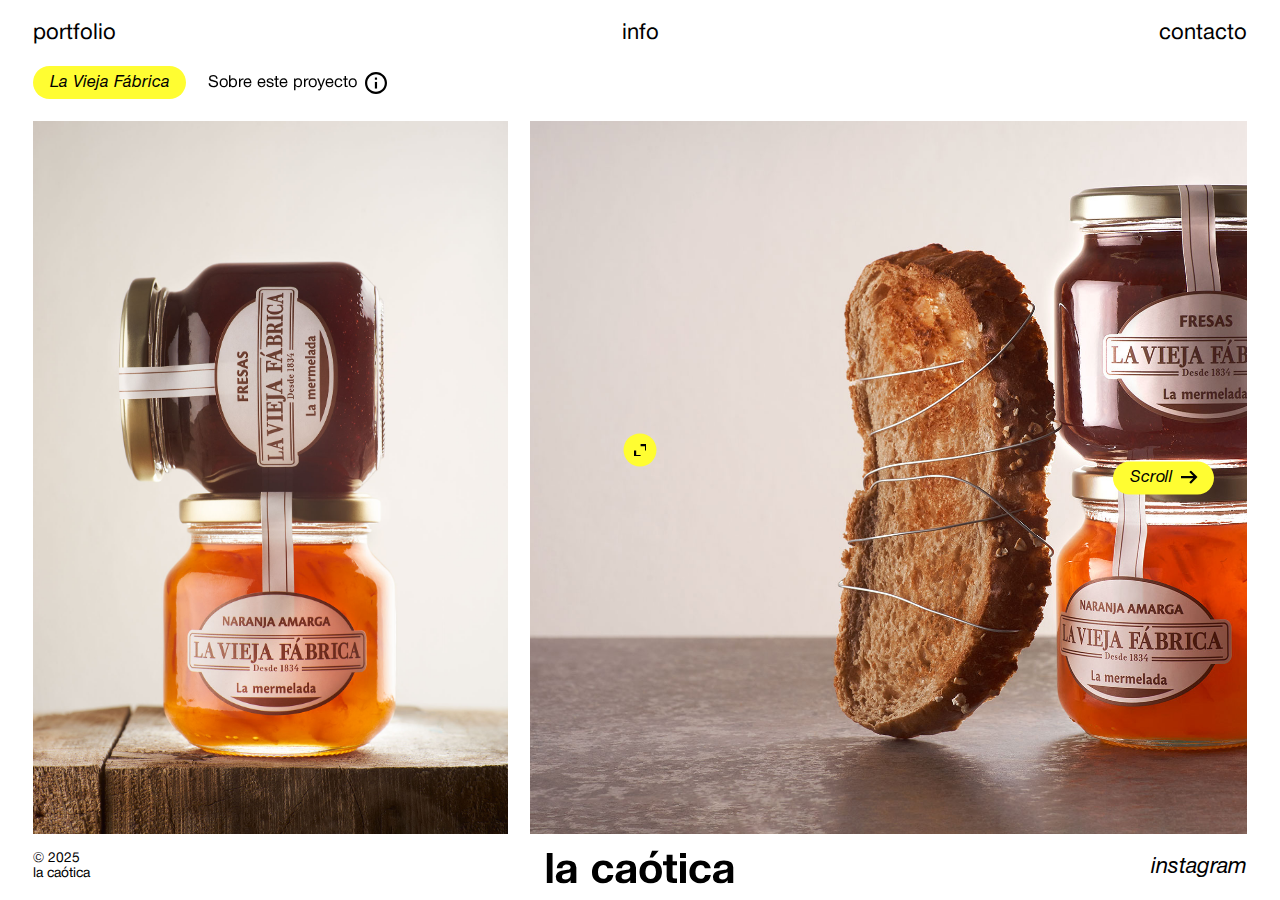
<file: portfolio/LaViejaFábrica/index.html>
<!DOCTYPE html>
<html lang="es">
<head>
    <title>la caótica</title>
    <meta charset="UTF-8">
    <meta name="viewport" content="width=device-width, initial-scale=1.0">
    <link rel="stylesheet" href="/style.css">

    <!-- Favicon para modo light -->
    <link rel="apple-touch-icon" sizes="180x180" href="/favicons/favicons light/apple-touch-icon.png" media="(prefers-color-scheme: light)">
    <link rel="icon" type="image/png" sizes="32x32" href="/favicons/favicons light/favicon-32x32.png" media="(prefers-color-scheme: light)">
    <link rel="icon" type="image/png" sizes="16x16" href="/favicons/favicons light/favicon-16x16.png" media="(prefers-color-scheme: light)">
    <link rel="manifest" href="/favicons/favicons light/site.webmanifest" media="(prefers-color-scheme: light)">

    <!-- Favicon para modo oscuro -->
    <link rel="apple-touch-icon" sizes="180x180" href="/favicons/favicons dark/apple-touch-icon.png" media="(prefers-color-scheme: dark)">
    <link rel="icon" type="image/png" sizes="32x32" href="/favicons/favicons dark/favicon-32x32.png" media="(prefers-color-scheme: dark)">
    <link rel="icon" type="image/png" sizes="16x16" href="/favicons/favicons dark/favicon-16x16.png" media="(prefers-color-scheme: dark)">
    <link rel="manifest" href="/favicons/favicons dark/site.webmanifest" media="(prefers-color-scheme: dark)">
</head>
<body id="body-gallery">
    <div class="custom-cursor" id="cursor">
        <div id="cursor-interactive">
            <svg viewBox="0 0 12.44 12.44"><g><polygon points="12.4,10.9 10.9,12.4 2.2,3.7 2.2,9.4 0,9.4 0,0 9.3,0 9.3,2.2 3.7,2.2"/></g></svg>
        </div>
        <div id="cursor-interactive-gallery">
            <svg viewBox="0 0 16.5 16.5"><g><polygon points="16.5,7.1 16.5,9.3 9.4,9.3 9.4,16.5 7.2,16.5 7.2,9.3 0,9.3 0,7.1 7.2,7.1 7.2,0 9.4,0 9.4,7.1"/></g></svg>
        </div>
        <div id="cursor-interactive-expand">
            <svg viewBox="0 0 13.2 13.2"><g><polygon points="6.6,11 6.6,13.2 0,13.2 0,6.6 2.2,6.6 2.2,11"/><polygon points="13.2,0 13.2,6.6 11,6.6 11,2.2 6.6,2.2 6.6,0"/></g></svg>
        </div>
    </div>

    <div id="sign-scroll">
        <span>Scroll</span>
        <svg viewBox="0 0 16.5 13.2" id="arrow-scroll"><g><polygon points="0,7.7 0,5.5 12.3,5.5 8.3,1.6 9.9,0 16.5,6.6 9.9,13.2 8.3,11.7 12.3,7.7"/></g></svg>
    </div>

    <div id="sign-scroll-media">
        <svg viewBox="0 0 26.4 33.1" id="arrow-scroll-media"><g><polygon points="11,0 15.4,0 15.4,24.6 23.3,16.7 26.4,19.8 13.2,33 0,19.8 3.1,16.7 11,24.6"/></g></svg>
    </div>

    <button id="interactive-start" class="interactive">
        <svg viewBox="0 0 16.5 13.2" id="arrow-start"><g><polygon points="16.5,5.5 16.5,7.7 4.2,7.7 8.2,11.7 6.6,13.2 0,6.6 6.6,0 8.2,1.6 4.2,5.5"/></g></svg>
    </button>

    <button id="interactive-start-media" class="interactive">
        <svg viewBox="0 0 13.2 16.5" id="arrow-start-media"><g><polygon points="7.7,16.5 5.5,16.5 5.5,4.2 1.6,8.2 0,6.6 6.6,0 13.2,6.6 11.7,8.2 7.7,4.2"/></g></svg>
    </button>

    <button id="interactive-expand-close" class="interactive">
        <svg viewBox="0 0 33 33"><g><path d="M28.2,4.8c-6.5-6.4-16.9-6.4-23.3,0c-6.4,6.4-6.4,16.9,0,23.3c6.5,6.4,16.9,6.4,23.3,0C34.6,21.7,34.6,11.3,28.2,4.8z M23.1,21.6l-1.5,1.5L16.5,18l-5.1,5.1l-1.5-1.5l5.1-5.1l-5.1-5.1l1.5-1.5l5.1,5.1l5.1-5.1l1.5,1.5L18,16.5L23.1,21.6z"/></g></svg>
    </button>

    <div id="margin-left"></div>
    <div id="margin-right"></div>
    
    <header>
        <nav>
            <ul id="menu">
                <li><a href="/" id="portfolio" class="interactive">portfolio</a></li>
                <li><a href="/info" id="info" class="interactive">info</a></li>
                <li><a href="/contacto" id="contacto" class="interactive">contacto</a></li>
                <li><p id="space">-</p></li>
            </ul>
            <button id="menu-media-toggle" class="interactive">
                <svg viewBox="0 0 33 33"><g><path d="M28.2,4.8c-6.4-6.4-16.9-6.4-23.3,0c-6.4,6.4-6.4,16.9,0,23.3c6.4,6.4,16.9,6.4,23.3,0C34.6,21.7,34.6,11.3,28.2,4.8z M23.1,23.1H9.9v-2.2h13.2V23.1z M23.1,17.6H9.9v-2.2h13.2V17.6z M23.1,12.1H9.9V9.9h13.2V12.1z"/></g></svg>
            </button>
        </nav>
    </header>

    
    <main id="main-gallery">
        <div id="gallery-data">
            <div id="gallery-title">La Vieja Fábrica</div>
            <div id="gallery-info">
                <div id="gallery-info-text">Sobre este proyecto</div>
                <svg id="gallery-info-sign" viewBox="0 0 33 33"><g><path d="M16.5,0C7.4,0,0,7.4,0,16.5C0,25.6,7.4,33,16.5,33S33,25.6,33,16.5C33,7.4,25.6,0,16.5,0z M16.5,29.7c-7.3,0-13.2-5.9-13.2-13.2S9.2,3.3,16.5,3.3s13.2,5.9,13.2,13.2S23.8,29.7,16.5,29.7z"/><rect x="14.8" y="14.9" width="3.3" height="9.9"/><rect x="14.8" y="8.3" width="3.3" height="3.3"/></g></svg>
            </div>
            <button id="gallery-info-media" data-state="open">
                <svg viewBox="0 0 33 33"><g><path d="M16.5,0C7.4,0,0,7.4,0,16.5S7.4,33,16.5,33S33,25.6,33,16.5S25.6,0,16.5,0z M17.6,23.1h-2.2v-7.7h2.2V23.1z M17.6,12.1h-2.2V9.9h2.2V12.1z"/></g></svg>
            </button>
        </div>
        <div id="gallery-subtitle">Sobre este proyecto</div>
        <div id="gallery-subtitle-media">Sobre este proyecto</div>
        <div class="row">
            <div class="image-container">
                <img src="/imagenes/La Vieja Fábrica/1.jpg" class="interactive-expand">
            </div>
            <div class="image-container">
                <img src="/imagenes/La Vieja Fábrica/2.jpg" class="interactive-expand">
            </div>
            <div class="image-container">
                <img src="/imagenes/La Vieja Fábrica/3.jpg" class="interactive-expand">
            </div>
            <div class="image-container">
                <img src="/imagenes/La Vieja Fábrica/4.jpg" class="interactive-expand">
            </div>
            <div class="image-container">
                <img src="/imagenes/La Vieja Fábrica/5.jpg" class="interactive-expand">
            </div>
            <div class="image-container">
                <img src="/imagenes/La Vieja Fábrica/6.jpg" class="interactive-expand">
            </div>
        </div>
    </main>

    <footer>
        <nav>
            <ul>
                <li><p id="©">© 2025<br>la caótica</p></li>
                <li>
                    <a href="/" class="interactive">
                        <svg viewBox="0 0 756 133.52" id="logo"><g><path d="M257.1,123.6q-11.15,9.59-28.66,9.58-20.25,0-32.49-12.48T183.7,87.53q0-21.37,12.33-34.36t32.75-13c11.68,0,21.29,2.88,28.57,9,7.78,6.52,11,13.35,12.59,22.56H246.16c-2.31-8.46-7.46-13.42-17.21-13.42q-9.87,0-15.4,7.61T208,87q0,13.16,5.36,20.43t15.06,7.26c10.54,0,16-5.79,18.71-16h23.3C268.42,108.81,264.52,117.22,257.1,123.6Z"/><path d="M313.37,79.46a109.73,109.73,0,0,0,12.39-1.33,28.75,28.75,0,0,0,8.46-2.53,7.76,7.76,0,0,0,4.34-7.39q0-11.79-15.82-11.8c-5.56,0-10.16,2-12.73,4.62-2.29,2.36-4.09,5.61-4.62,10.68H282.77c1.36-19.83,14.91-31.54,40.65-31.54q38.26,0,38.27,28.72V131H338.56V120.08h0c-5,8.11-18.43,13.44-28.41,13.44q-14.62,0-23-7.1t-8.33-19.57S277.81,81.6,313.37,79.46Zm8,13.2q-10.72,1.71-13.95,4.27a11.18,11.18,0,0,0-3.74,8.89,11.07,11.07,0,0,0,3.49,8.64q3.48,3.15,9.78,3.16,9.69,0,15.56-5.22T338.39,98V88Q334.13,90.6,321.38,92.66Z"/><path d="M72.11,79.46A109.73,109.73,0,0,0,84.5,78.13,28.85,28.85,0,0,0,93,75.6a7.76,7.76,0,0,0,4.34-7.39q0-11.79-15.82-11.8c-5.56,0-10.16,2-12.74,4.62-2.28,2.36-4.08,5.61-4.61,10.68H41.51c1.36-19.83,14.91-31.54,40.65-31.54q38.27,0,38.27,28.72V131H97.29V120.08h0c-5,8.11-18.42,13.44-28.4,13.44q-14.62,0-23-7.1t-8.34-19.57S36.54,81.6,72.11,79.46Zm8,13.2q-10.73,1.71-14,4.27a11.15,11.15,0,0,0-3.74,8.89,11.1,11.1,0,0,0,3.48,8.64q3.5,3.15,9.78,3.16,9.7,0,15.57-5.22T97.13,98V88Q92.87,90.6,80.12,92.66Z"/><path d="M651.4,123.6q-11.13,9.59-28.66,9.58-20.24,0-32.48-12.48T578,87.53q0-21.37,12.33-34.36t32.74-13c11.68,0,21.3,2.88,28.58,9,7.78,6.52,11,13.35,12.59,22.56H640.47c-2.32-8.46-7.47-13.42-17.22-13.42q-9.86,0-15.39,7.61T602.33,87q0,13.16,5.36,20.43t15,7.26c10.55,0,16-5.79,18.71-16h23.3C662.72,108.81,658.83,117.22,651.4,123.6Z"/><path d="M707.68,79.46a109.73,109.73,0,0,0,12.39-1.33,28.75,28.75,0,0,0,8.46-2.53,7.76,7.76,0,0,0,4.34-7.39q0-11.79-15.82-11.8c-5.56,0-10.16,2-12.73,4.62-2.29,2.36-4.09,5.61-4.62,10.68H677.08c1.36-19.83,14.91-31.54,40.65-31.54Q756,40.17,756,68.89V131H732.87V120.08h0c-5,8.11-18.43,13.44-28.41,13.44q-14.62,0-23-7.1t-8.33-19.57S672.12,81.6,707.68,79.46Zm8,13.2q-10.73,1.71-14,4.27a11.18,11.18,0,0,0-3.74,8.89,11.07,11.07,0,0,0,3.49,8.64q3.48,3.15,9.78,3.16,9.69,0,15.56-5.22T732.7,98V88Q728.44,90.6,715.69,92.66Z"/><path d="M388.24,53.08q12.42-12.73,33-12.74,20.75,0,33.16,12.74T466.82,87q0,21-12.42,33.76t-33.16,12.74q-20.6,0-33-12.74T375.82,87Q375.82,65.81,388.24,53.08ZM405,107.19q5,8,16.25,8,11.38,0,16.41-8t5-20.17q0-12.15-5-20.26t-16.41-8.12Q410,58.64,405,66.76T400,87Q400,99.16,405,107.19Z"/><path d="M527.63,59.69H509.77v40.73c0,2.61.05,4.51.17,5.7a9.51,9.51,0,0,0,1.19,3.66,4.94,4.94,0,0,0,3.15,2.46,23.3,23.3,0,0,0,6,.6h7.32v18.29H513q-15.83,0-21.52-5.53t-5.7-21.34V59.69H471.16V43.36h14.62V16.83h24V43.36h17.86Z"/><path d="M564,30.44H539.87V10H564Zm0,100.69H539.87V43.36H564Z"/><path d="M24.15,131H0V9.85H24.15Z"/><polygon points="426.98 0 454.09 0 430.31 28.39 416.96 28.39 426.98 0"/></g></svg>
                    </a>
                </li>
                <li><a href="https://www.instagram.com/la__caotica/" id="instagram" class="interactive">instagram</a></li>
            </ul>
        </nav>
    </footer>
    
    <script src="/script.js"></script>
</body>
</html>
</file>
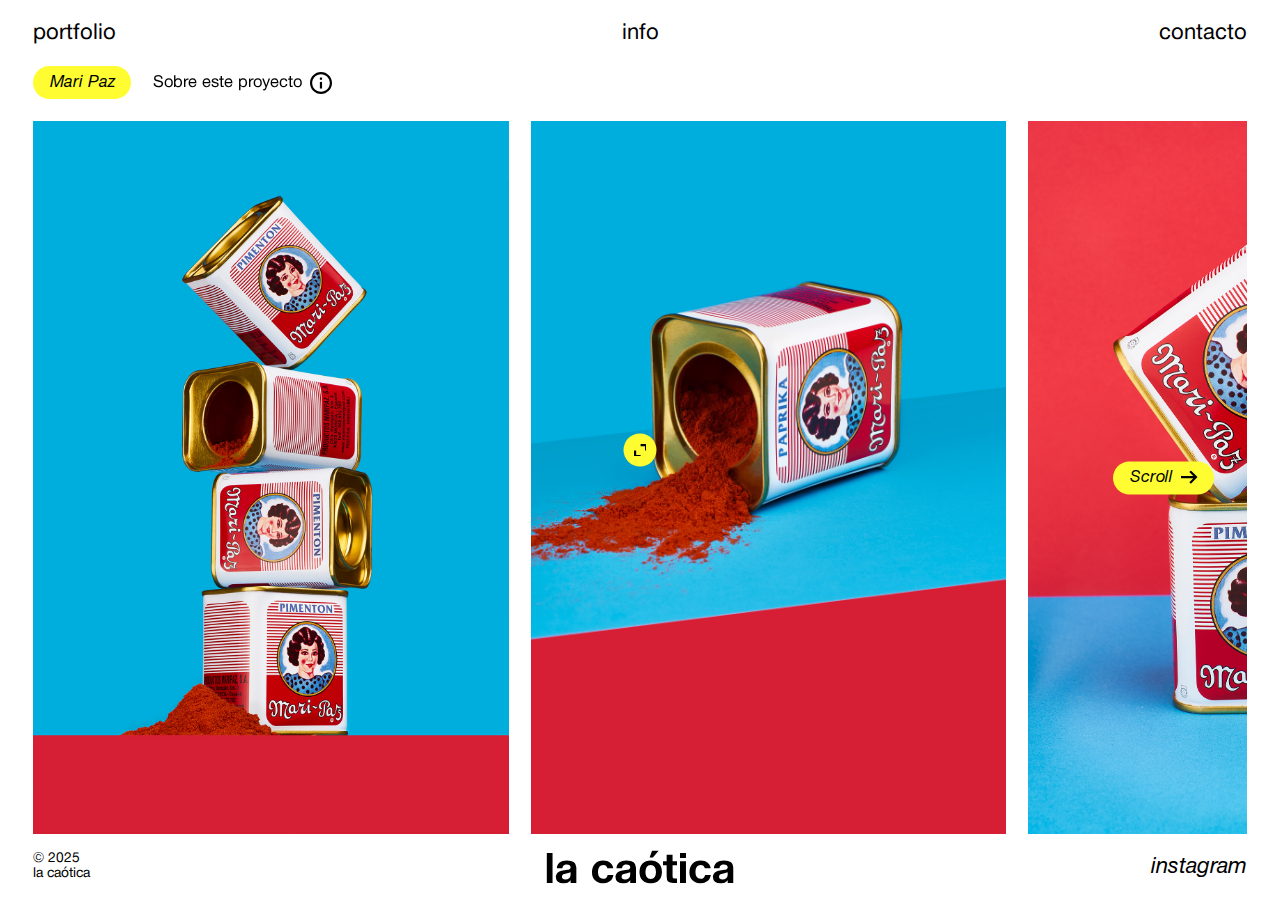
<file: portfolio/MariPaz/index.html>
<!DOCTYPE html>
<html lang="es">
<head>
    <title>la caótica</title>
    <meta charset="UTF-8">
    <meta name="viewport" content="width=device-width, initial-scale=1.0">
    <link rel="stylesheet" href="/style.css">

    <!-- Favicon para modo light -->
    <link rel="apple-touch-icon" sizes="180x180" href="/favicons/favicons light/apple-touch-icon.png" media="(prefers-color-scheme: light)">
    <link rel="icon" type="image/png" sizes="32x32" href="/favicons/favicons light/favicon-32x32.png" media="(prefers-color-scheme: light)">
    <link rel="icon" type="image/png" sizes="16x16" href="/favicons/favicons light/favicon-16x16.png" media="(prefers-color-scheme: light)">
    <link rel="manifest" href="/favicons/favicons light/site.webmanifest" media="(prefers-color-scheme: light)">

    <!-- Favicon para modo oscuro -->
    <link rel="apple-touch-icon" sizes="180x180" href="/favicons/favicons dark/apple-touch-icon.png" media="(prefers-color-scheme: dark)">
    <link rel="icon" type="image/png" sizes="32x32" href="/favicons/favicons dark/favicon-32x32.png" media="(prefers-color-scheme: dark)">
    <link rel="icon" type="image/png" sizes="16x16" href="/favicons/favicons dark/favicon-16x16.png" media="(prefers-color-scheme: dark)">
    <link rel="manifest" href="/favicons/favicons dark/site.webmanifest" media="(prefers-color-scheme: dark)">
</head>
<body id="body-gallery">
    <div class="custom-cursor" id="cursor">
        <div id="cursor-interactive">
            <svg viewBox="0 0 12.44 12.44"><g><polygon points="12.4,10.9 10.9,12.4 2.2,3.7 2.2,9.4 0,9.4 0,0 9.3,0 9.3,2.2 3.7,2.2"/></g></svg>
        </div>
        <div id="cursor-interactive-gallery">
            <svg viewBox="0 0 16.5 16.5"><g><polygon points="16.5,7.1 16.5,9.3 9.4,9.3 9.4,16.5 7.2,16.5 7.2,9.3 0,9.3 0,7.1 7.2,7.1 7.2,0 9.4,0 9.4,7.1"/></g></svg>
        </div>
        <div id="cursor-interactive-expand">
            <svg viewBox="0 0 13.2 13.2"><g><polygon points="6.6,11 6.6,13.2 0,13.2 0,6.6 2.2,6.6 2.2,11"/><polygon points="13.2,0 13.2,6.6 11,6.6 11,2.2 6.6,2.2 6.6,0"/></g></svg>
        </div>
    </div>

    <div id="sign-scroll">
        <span>Scroll</span>
        <svg viewBox="0 0 16.5 13.2" id="arrow-scroll"><g><polygon points="0,7.7 0,5.5 12.3,5.5 8.3,1.6 9.9,0 16.5,6.6 9.9,13.2 8.3,11.7 12.3,7.7"/></g></svg>
    </div>

    <div id="sign-scroll-media">
        <svg viewBox="0 0 26.4 33.1" id="arrow-scroll-media"><g><polygon points="11,0 15.4,0 15.4,24.6 23.3,16.7 26.4,19.8 13.2,33 0,19.8 3.1,16.7 11,24.6"/></g></svg>
    </div>

    <button id="interactive-start" class="interactive">
        <svg viewBox="0 0 16.5 13.2" id="arrow-start"><g><polygon points="16.5,5.5 16.5,7.7 4.2,7.7 8.2,11.7 6.6,13.2 0,6.6 6.6,0 8.2,1.6 4.2,5.5"/></g></svg>
    </button>

    <button id="interactive-start-media" class="interactive">
        <svg viewBox="0 0 13.2 16.5" id="arrow-start-media"><g><polygon points="7.7,16.5 5.5,16.5 5.5,4.2 1.6,8.2 0,6.6 6.6,0 13.2,6.6 11.7,8.2 7.7,4.2"/></g></svg>
    </button>

    <button id="interactive-expand-close" class="interactive">
        <svg viewBox="0 0 33 33"><g><path d="M28.2,4.8c-6.5-6.4-16.9-6.4-23.3,0c-6.4,6.4-6.4,16.9,0,23.3c6.5,6.4,16.9,6.4,23.3,0C34.6,21.7,34.6,11.3,28.2,4.8z M23.1,21.6l-1.5,1.5L16.5,18l-5.1,5.1l-1.5-1.5l5.1-5.1l-5.1-5.1l1.5-1.5l5.1,5.1l5.1-5.1l1.5,1.5L18,16.5L23.1,21.6z"/></g></svg>
    </button>

    <div id="margin-left"></div>
    <div id="margin-right"></div>
    
    <header>
        <nav>
            <ul id="menu">
                <li><a href="/" id="portfolio" class="interactive">portfolio</a></li>
                <li><a href="/info" id="info" class="interactive">info</a></li>
                <li><a href="/contacto" id="contacto" class="interactive">contacto</a></li>
                <li><p id="space">-</p></li>
            </ul>
            <button id="menu-media-toggle" class="interactive">
                <svg viewBox="0 0 33 33"><g><path d="M28.2,4.8c-6.4-6.4-16.9-6.4-23.3,0c-6.4,6.4-6.4,16.9,0,23.3c6.4,6.4,16.9,6.4,23.3,0C34.6,21.7,34.6,11.3,28.2,4.8z M23.1,23.1H9.9v-2.2h13.2V23.1z M23.1,17.6H9.9v-2.2h13.2V17.6z M23.1,12.1H9.9V9.9h13.2V12.1z"/></g></svg>
            </button>
        </nav>
    </header>

    
    <main id="main-gallery">
        <div id="gallery-data">
            <div id="gallery-title">Mari Paz</div>
            <div id="gallery-info">
                <div id="gallery-info-text">Sobre este proyecto</div>
                <svg id="gallery-info-sign" viewBox="0 0 33 33"><g><path d="M16.5,0C7.4,0,0,7.4,0,16.5C0,25.6,7.4,33,16.5,33S33,25.6,33,16.5C33,7.4,25.6,0,16.5,0z M16.5,29.7c-7.3,0-13.2-5.9-13.2-13.2S9.2,3.3,16.5,3.3s13.2,5.9,13.2,13.2S23.8,29.7,16.5,29.7z"/><rect x="14.8" y="14.9" width="3.3" height="9.9"/><rect x="14.8" y="8.3" width="3.3" height="3.3"/></g></svg>
            </div>
            <button id="gallery-info-media" data-state="open">
                <svg viewBox="0 0 33 33"><g><path d="M16.5,0C7.4,0,0,7.4,0,16.5S7.4,33,16.5,33S33,25.6,33,16.5S25.6,0,16.5,0z M17.6,23.1h-2.2v-7.7h2.2V23.1z M17.6,12.1h-2.2V9.9h2.2V12.1z"/></g></svg>
            </button>
        </div>
        <div id="gallery-subtitle">Sobre este proyecto</div>
        <div id="gallery-subtitle-media">Sobre este proyecto</div>
        <div class="row">
            <div class="image-container">
                <img src="/imagenes/Mari Paz/1.jpg" class="interactive-expand">
            </div>
            <div class="image-container">
                <img src="/imagenes/Mari Paz/2.jpg" class="interactive-expand">
            </div>
            <div class="image-container">
                <img src="/imagenes/Mari Paz/3.jpg" class="interactive-expand">
            </div>
        </div>
    </main>

    <footer>
        <nav>
            <ul>
                <li><p id="©">© 2025<br>la caótica</p></li>
                <li>
                    <a href="/" class="interactive">
                        <svg viewBox="0 0 756 133.52" id="logo"><g><path d="M257.1,123.6q-11.15,9.59-28.66,9.58-20.25,0-32.49-12.48T183.7,87.53q0-21.37,12.33-34.36t32.75-13c11.68,0,21.29,2.88,28.57,9,7.78,6.52,11,13.35,12.59,22.56H246.16c-2.31-8.46-7.46-13.42-17.21-13.42q-9.87,0-15.4,7.61T208,87q0,13.16,5.36,20.43t15.06,7.26c10.54,0,16-5.79,18.71-16h23.3C268.42,108.81,264.52,117.22,257.1,123.6Z"/><path d="M313.37,79.46a109.73,109.73,0,0,0,12.39-1.33,28.75,28.75,0,0,0,8.46-2.53,7.76,7.76,0,0,0,4.34-7.39q0-11.79-15.82-11.8c-5.56,0-10.16,2-12.73,4.62-2.29,2.36-4.09,5.61-4.62,10.68H282.77c1.36-19.83,14.91-31.54,40.65-31.54q38.26,0,38.27,28.72V131H338.56V120.08h0c-5,8.11-18.43,13.44-28.41,13.44q-14.62,0-23-7.1t-8.33-19.57S277.81,81.6,313.37,79.46Zm8,13.2q-10.72,1.71-13.95,4.27a11.18,11.18,0,0,0-3.74,8.89,11.07,11.07,0,0,0,3.49,8.64q3.48,3.15,9.78,3.16,9.69,0,15.56-5.22T338.39,98V88Q334.13,90.6,321.38,92.66Z"/><path d="M72.11,79.46A109.73,109.73,0,0,0,84.5,78.13,28.85,28.85,0,0,0,93,75.6a7.76,7.76,0,0,0,4.34-7.39q0-11.79-15.82-11.8c-5.56,0-10.16,2-12.74,4.62-2.28,2.36-4.08,5.61-4.61,10.68H41.51c1.36-19.83,14.91-31.54,40.65-31.54q38.27,0,38.27,28.72V131H97.29V120.08h0c-5,8.11-18.42,13.44-28.4,13.44q-14.62,0-23-7.1t-8.34-19.57S36.54,81.6,72.11,79.46Zm8,13.2q-10.73,1.71-14,4.27a11.15,11.15,0,0,0-3.74,8.89,11.1,11.1,0,0,0,3.48,8.64q3.5,3.15,9.78,3.16,9.7,0,15.57-5.22T97.13,98V88Q92.87,90.6,80.12,92.66Z"/><path d="M651.4,123.6q-11.13,9.59-28.66,9.58-20.24,0-32.48-12.48T578,87.53q0-21.37,12.33-34.36t32.74-13c11.68,0,21.3,2.88,28.58,9,7.78,6.52,11,13.35,12.59,22.56H640.47c-2.32-8.46-7.47-13.42-17.22-13.42q-9.86,0-15.39,7.61T602.33,87q0,13.16,5.36,20.43t15,7.26c10.55,0,16-5.79,18.71-16h23.3C662.72,108.81,658.83,117.22,651.4,123.6Z"/><path d="M707.68,79.46a109.73,109.73,0,0,0,12.39-1.33,28.75,28.75,0,0,0,8.46-2.53,7.76,7.76,0,0,0,4.34-7.39q0-11.79-15.82-11.8c-5.56,0-10.16,2-12.73,4.62-2.29,2.36-4.09,5.61-4.62,10.68H677.08c1.36-19.83,14.91-31.54,40.65-31.54Q756,40.17,756,68.89V131H732.87V120.08h0c-5,8.11-18.43,13.44-28.41,13.44q-14.62,0-23-7.1t-8.33-19.57S672.12,81.6,707.68,79.46Zm8,13.2q-10.73,1.71-14,4.27a11.18,11.18,0,0,0-3.74,8.89,11.07,11.07,0,0,0,3.49,8.64q3.48,3.15,9.78,3.16,9.69,0,15.56-5.22T732.7,98V88Q728.44,90.6,715.69,92.66Z"/><path d="M388.24,53.08q12.42-12.73,33-12.74,20.75,0,33.16,12.74T466.82,87q0,21-12.42,33.76t-33.16,12.74q-20.6,0-33-12.74T375.82,87Q375.82,65.81,388.24,53.08ZM405,107.19q5,8,16.25,8,11.38,0,16.41-8t5-20.17q0-12.15-5-20.26t-16.41-8.12Q410,58.64,405,66.76T400,87Q400,99.16,405,107.19Z"/><path d="M527.63,59.69H509.77v40.73c0,2.61.05,4.51.17,5.7a9.51,9.51,0,0,0,1.19,3.66,4.94,4.94,0,0,0,3.15,2.46,23.3,23.3,0,0,0,6,.6h7.32v18.29H513q-15.83,0-21.52-5.53t-5.7-21.34V59.69H471.16V43.36h14.62V16.83h24V43.36h17.86Z"/><path d="M564,30.44H539.87V10H564Zm0,100.69H539.87V43.36H564Z"/><path d="M24.15,131H0V9.85H24.15Z"/><polygon points="426.98 0 454.09 0 430.31 28.39 416.96 28.39 426.98 0"/></g></svg>
                    </a>
                </li>
                <li><a href="https://www.instagram.com/la__caotica/" id="instagram" class="interactive">instagram</a></li>
            </ul>
        </nav>
    </footer>
    
    <script src="/script.js"></script>
</body>
</html>
</file>
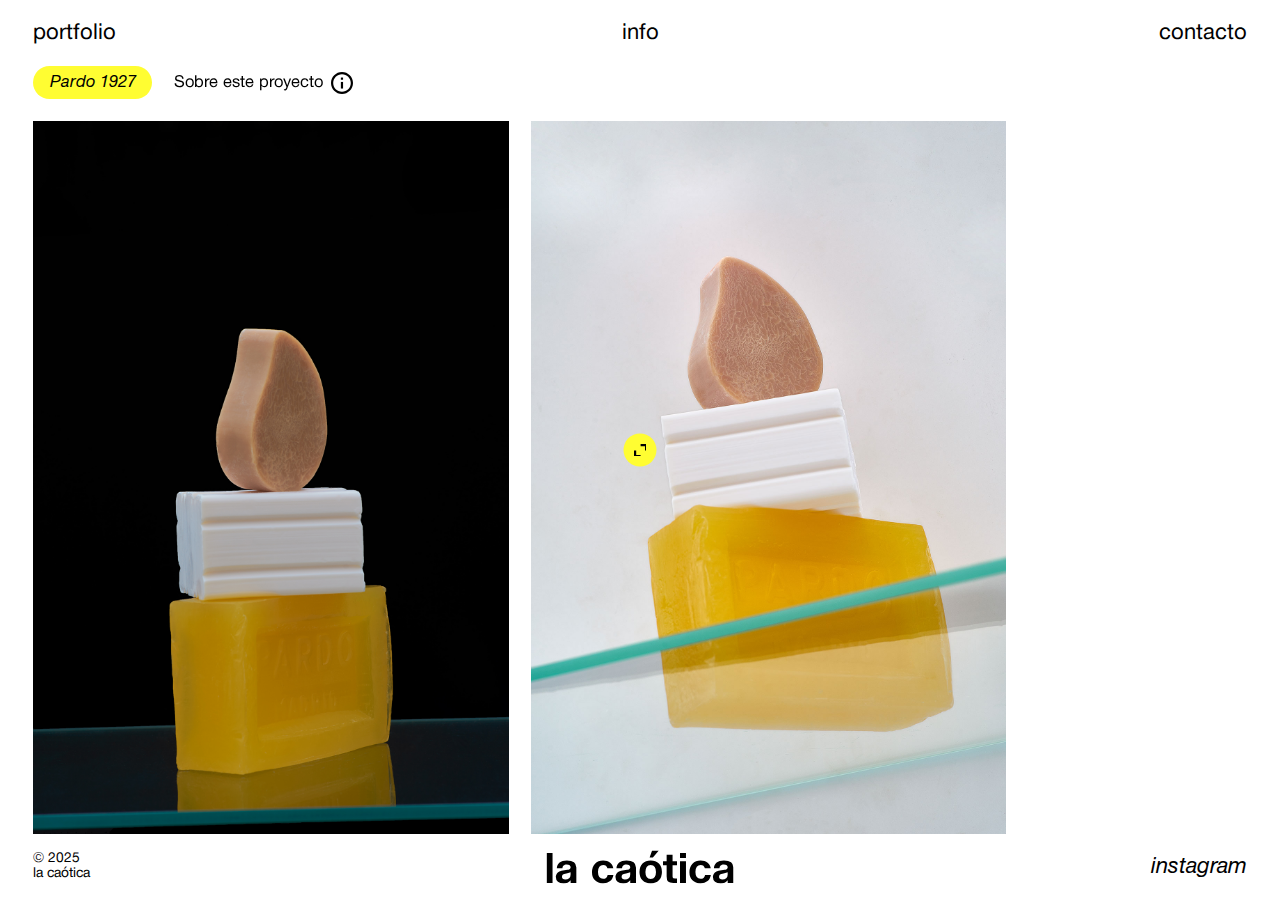
<file: portfolio/Pardo1927/index.html>
<!DOCTYPE html>
<html lang="es">
<head>
    <title>la caótica</title>
    <meta charset="UTF-8">
    <meta name="viewport" content="width=device-width, initial-scale=1.0">
    <link rel="stylesheet" href="/style.css">

    <!-- Favicon para modo light -->
    <link rel="apple-touch-icon" sizes="180x180" href="/favicons/favicons light/apple-touch-icon.png" media="(prefers-color-scheme: light)">
    <link rel="icon" type="image/png" sizes="32x32" href="/favicons/favicons light/favicon-32x32.png" media="(prefers-color-scheme: light)">
    <link rel="icon" type="image/png" sizes="16x16" href="/favicons/favicons light/favicon-16x16.png" media="(prefers-color-scheme: light)">
    <link rel="manifest" href="/favicons/favicons light/site.webmanifest" media="(prefers-color-scheme: light)">

    <!-- Favicon para modo oscuro -->
    <link rel="apple-touch-icon" sizes="180x180" href="/favicons/favicons dark/apple-touch-icon.png" media="(prefers-color-scheme: dark)">
    <link rel="icon" type="image/png" sizes="32x32" href="/favicons/favicons dark/favicon-32x32.png" media="(prefers-color-scheme: dark)">
    <link rel="icon" type="image/png" sizes="16x16" href="/favicons/favicons dark/favicon-16x16.png" media="(prefers-color-scheme: dark)">
    <link rel="manifest" href="/favicons/favicons dark/site.webmanifest" media="(prefers-color-scheme: dark)">
</head>
<body id="body-gallery">
    <div class="custom-cursor" id="cursor">
        <div id="cursor-interactive">
            <svg viewBox="0 0 12.44 12.44"><g><polygon points="12.4,10.9 10.9,12.4 2.2,3.7 2.2,9.4 0,9.4 0,0 9.3,0 9.3,2.2 3.7,2.2"/></g></svg>
        </div>
        <div id="cursor-interactive-gallery">
            <svg viewBox="0 0 16.5 16.5"><g><polygon points="16.5,7.1 16.5,9.3 9.4,9.3 9.4,16.5 7.2,16.5 7.2,9.3 0,9.3 0,7.1 7.2,7.1 7.2,0 9.4,0 9.4,7.1"/></g></svg>
        </div>
        <div id="cursor-interactive-expand">
            <svg viewBox="0 0 13.2 13.2"><g><polygon points="6.6,11 6.6,13.2 0,13.2 0,6.6 2.2,6.6 2.2,11"/><polygon points="13.2,0 13.2,6.6 11,6.6 11,2.2 6.6,2.2 6.6,0"/></g></svg>
        </div>
    </div>

    <div id="sign-scroll">
        <span>Scroll</span>
        <svg viewBox="0 0 16.5 13.2" id="arrow-scroll"><g><polygon points="0,7.7 0,5.5 12.3,5.5 8.3,1.6 9.9,0 16.5,6.6 9.9,13.2 8.3,11.7 12.3,7.7"/></g></svg>
    </div>

    <div id="sign-scroll-media">
        <svg viewBox="0 0 26.4 33.1" id="arrow-scroll-media"><g><polygon points="11,0 15.4,0 15.4,24.6 23.3,16.7 26.4,19.8 13.2,33 0,19.8 3.1,16.7 11,24.6"/></g></svg>
    </div>

    <button id="interactive-start" class="interactive">
        <svg viewBox="0 0 16.5 13.2" id="arrow-start"><g><polygon points="16.5,5.5 16.5,7.7 4.2,7.7 8.2,11.7 6.6,13.2 0,6.6 6.6,0 8.2,1.6 4.2,5.5"/></g></svg>
    </button>

    <button id="interactive-start-media" class="interactive">
        <svg viewBox="0 0 13.2 16.5" id="arrow-start-media"><g><polygon points="7.7,16.5 5.5,16.5 5.5,4.2 1.6,8.2 0,6.6 6.6,0 13.2,6.6 11.7,8.2 7.7,4.2"/></g></svg>
    </button>

    <button id="interactive-expand-close" class="interactive">
        <svg viewBox="0 0 33 33"><g><path d="M28.2,4.8c-6.5-6.4-16.9-6.4-23.3,0c-6.4,6.4-6.4,16.9,0,23.3c6.5,6.4,16.9,6.4,23.3,0C34.6,21.7,34.6,11.3,28.2,4.8z M23.1,21.6l-1.5,1.5L16.5,18l-5.1,5.1l-1.5-1.5l5.1-5.1l-5.1-5.1l1.5-1.5l5.1,5.1l5.1-5.1l1.5,1.5L18,16.5L23.1,21.6z"/></g></svg>
    </button>

    <div id="margin-left"></div>
    <div id="margin-right"></div>
    
    <header>
        <nav>
            <ul id="menu">
                <li><a href="/" id="portfolio" class="interactive">portfolio</a></li>
                <li><a href="/info" id="info" class="interactive">info</a></li>
                <li><a href="/contacto" id="contacto" class="interactive">contacto</a></li>
                <li><p id="space">-</p></li>
            </ul>
            <button id="menu-media-toggle" class="interactive">
                <svg viewBox="0 0 33 33"><g><path d="M28.2,4.8c-6.4-6.4-16.9-6.4-23.3,0c-6.4,6.4-6.4,16.9,0,23.3c6.4,6.4,16.9,6.4,23.3,0C34.6,21.7,34.6,11.3,28.2,4.8z M23.1,23.1H9.9v-2.2h13.2V23.1z M23.1,17.6H9.9v-2.2h13.2V17.6z M23.1,12.1H9.9V9.9h13.2V12.1z"/></g></svg>
            </button>
        </nav>
    </header>

    
    <main id="main-gallery">
        <div id="gallery-data">
            <div id="gallery-title">Pardo 1927</div>
            <div id="gallery-info">
                <div id="gallery-info-text">Sobre este proyecto</div>
                <svg id="gallery-info-sign" viewBox="0 0 33 33"><g><path d="M16.5,0C7.4,0,0,7.4,0,16.5C0,25.6,7.4,33,16.5,33S33,25.6,33,16.5C33,7.4,25.6,0,16.5,0z M16.5,29.7c-7.3,0-13.2-5.9-13.2-13.2S9.2,3.3,16.5,3.3s13.2,5.9,13.2,13.2S23.8,29.7,16.5,29.7z"/><rect x="14.8" y="14.9" width="3.3" height="9.9"/><rect x="14.8" y="8.3" width="3.3" height="3.3"/></g></svg>
            </div>
            <button id="gallery-info-media" data-state="open">
                <svg viewBox="0 0 33 33"><g><path d="M16.5,0C7.4,0,0,7.4,0,16.5S7.4,33,16.5,33S33,25.6,33,16.5S25.6,0,16.5,0z M17.6,23.1h-2.2v-7.7h2.2V23.1z M17.6,12.1h-2.2V9.9h2.2V12.1z"/></g></svg>
            </button>
        </div>
        <div id="gallery-subtitle">Sobre este proyecto</div>
        <div id="gallery-subtitle-media">Sobre este proyecto</div>
        <div class="row">
            <div class="image-container">
                <img src="/imagenes/Pardo 1927/1.jpg" class="interactive-expand">
            </div>
            <div class="image-container">
                <img src="/imagenes/Pardo 1927/2.jpg" class="interactive-expand">
            </div>
        </div>
    </main>

    <footer>
        <nav>
            <ul>
                <li><p id="©">© 2025<br>la caótica</p></li>
                <li>
                    <a href="/" class="interactive">
                        <svg viewBox="0 0 756 133.52" id="logo"><g><path d="M257.1,123.6q-11.15,9.59-28.66,9.58-20.25,0-32.49-12.48T183.7,87.53q0-21.37,12.33-34.36t32.75-13c11.68,0,21.29,2.88,28.57,9,7.78,6.52,11,13.35,12.59,22.56H246.16c-2.31-8.46-7.46-13.42-17.21-13.42q-9.87,0-15.4,7.61T208,87q0,13.16,5.36,20.43t15.06,7.26c10.54,0,16-5.79,18.71-16h23.3C268.42,108.81,264.52,117.22,257.1,123.6Z"/><path d="M313.37,79.46a109.73,109.73,0,0,0,12.39-1.33,28.75,28.75,0,0,0,8.46-2.53,7.76,7.76,0,0,0,4.34-7.39q0-11.79-15.82-11.8c-5.56,0-10.16,2-12.73,4.62-2.29,2.36-4.09,5.61-4.62,10.68H282.77c1.36-19.83,14.91-31.54,40.65-31.54q38.26,0,38.27,28.72V131H338.56V120.08h0c-5,8.11-18.43,13.44-28.41,13.44q-14.62,0-23-7.1t-8.33-19.57S277.81,81.6,313.37,79.46Zm8,13.2q-10.72,1.71-13.95,4.27a11.18,11.18,0,0,0-3.74,8.89,11.07,11.07,0,0,0,3.49,8.64q3.48,3.15,9.78,3.16,9.69,0,15.56-5.22T338.39,98V88Q334.13,90.6,321.38,92.66Z"/><path d="M72.11,79.46A109.73,109.73,0,0,0,84.5,78.13,28.85,28.85,0,0,0,93,75.6a7.76,7.76,0,0,0,4.34-7.39q0-11.79-15.82-11.8c-5.56,0-10.16,2-12.74,4.62-2.28,2.36-4.08,5.61-4.61,10.68H41.51c1.36-19.83,14.91-31.54,40.65-31.54q38.27,0,38.27,28.72V131H97.29V120.08h0c-5,8.11-18.42,13.44-28.4,13.44q-14.62,0-23-7.1t-8.34-19.57S36.54,81.6,72.11,79.46Zm8,13.2q-10.73,1.71-14,4.27a11.15,11.15,0,0,0-3.74,8.89,11.1,11.1,0,0,0,3.48,8.64q3.5,3.15,9.78,3.16,9.7,0,15.57-5.22T97.13,98V88Q92.87,90.6,80.12,92.66Z"/><path d="M651.4,123.6q-11.13,9.59-28.66,9.58-20.24,0-32.48-12.48T578,87.53q0-21.37,12.33-34.36t32.74-13c11.68,0,21.3,2.88,28.58,9,7.78,6.52,11,13.35,12.59,22.56H640.47c-2.32-8.46-7.47-13.42-17.22-13.42q-9.86,0-15.39,7.61T602.33,87q0,13.16,5.36,20.43t15,7.26c10.55,0,16-5.79,18.71-16h23.3C662.72,108.81,658.83,117.22,651.4,123.6Z"/><path d="M707.68,79.46a109.73,109.73,0,0,0,12.39-1.33,28.75,28.75,0,0,0,8.46-2.53,7.76,7.76,0,0,0,4.34-7.39q0-11.79-15.82-11.8c-5.56,0-10.16,2-12.73,4.62-2.29,2.36-4.09,5.61-4.62,10.68H677.08c1.36-19.83,14.91-31.54,40.65-31.54Q756,40.17,756,68.89V131H732.87V120.08h0c-5,8.11-18.43,13.44-28.41,13.44q-14.62,0-23-7.1t-8.33-19.57S672.12,81.6,707.68,79.46Zm8,13.2q-10.73,1.71-14,4.27a11.18,11.18,0,0,0-3.74,8.89,11.07,11.07,0,0,0,3.49,8.64q3.48,3.15,9.78,3.16,9.69,0,15.56-5.22T732.7,98V88Q728.44,90.6,715.69,92.66Z"/><path d="M388.24,53.08q12.42-12.73,33-12.74,20.75,0,33.16,12.74T466.82,87q0,21-12.42,33.76t-33.16,12.74q-20.6,0-33-12.74T375.82,87Q375.82,65.81,388.24,53.08ZM405,107.19q5,8,16.25,8,11.38,0,16.41-8t5-20.17q0-12.15-5-20.26t-16.41-8.12Q410,58.64,405,66.76T400,87Q400,99.16,405,107.19Z"/><path d="M527.63,59.69H509.77v40.73c0,2.61.05,4.51.17,5.7a9.51,9.51,0,0,0,1.19,3.66,4.94,4.94,0,0,0,3.15,2.46,23.3,23.3,0,0,0,6,.6h7.32v18.29H513q-15.83,0-21.52-5.53t-5.7-21.34V59.69H471.16V43.36h14.62V16.83h24V43.36h17.86Z"/><path d="M564,30.44H539.87V10H564Zm0,100.69H539.87V43.36H564Z"/><path d="M24.15,131H0V9.85H24.15Z"/><polygon points="426.98 0 454.09 0 430.31 28.39 416.96 28.39 426.98 0"/></g></svg>
                    </a>
                </li>
                <li><a href="https://www.instagram.com/la__caotica/" id="instagram" class="interactive">instagram</a></li>
            </ul>
        </nav>
    </footer>
    
    <script src="/script.js"></script>
</body>
</html>
</file>
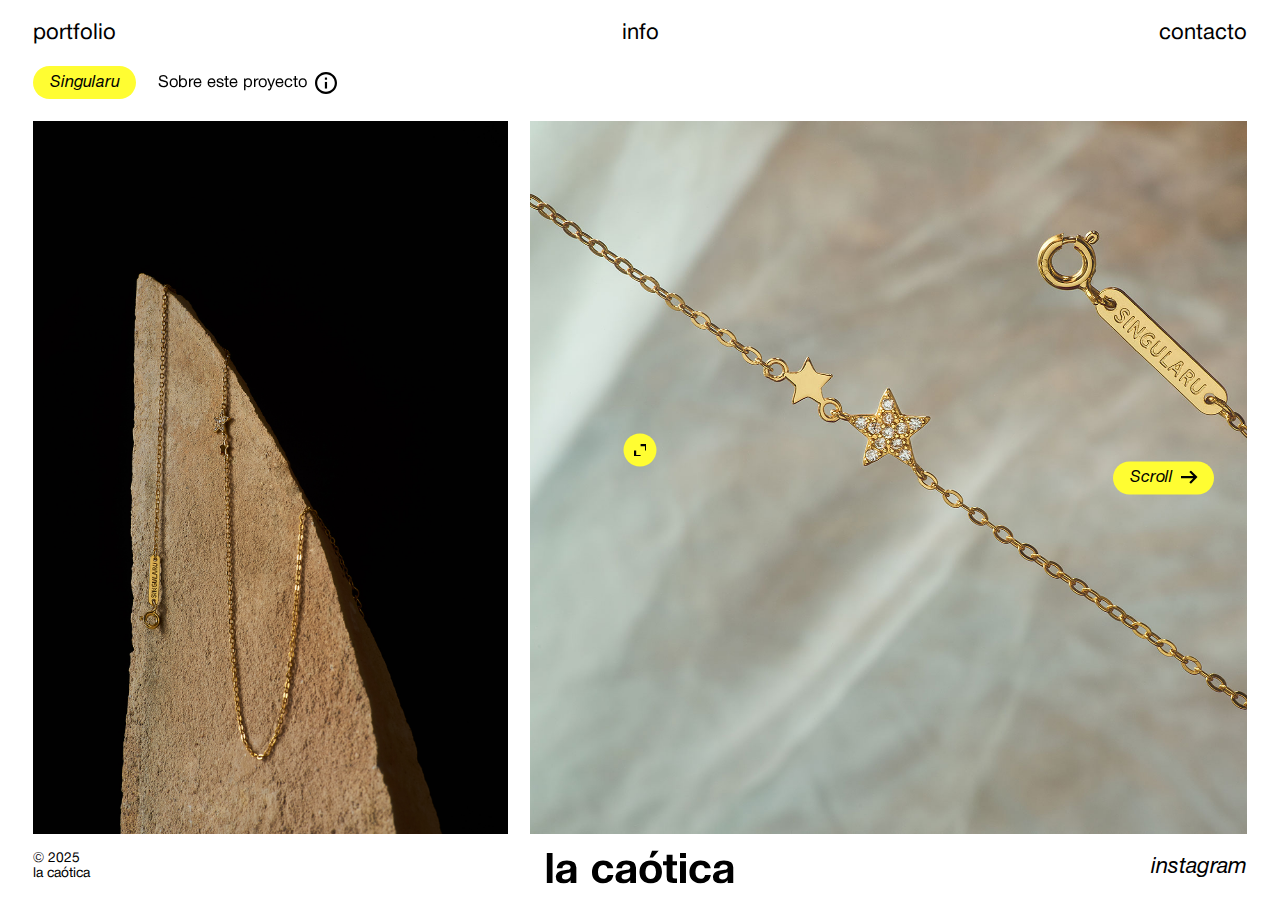
<file: portfolio/Singularu/index.html>
<!DOCTYPE html>
<html lang="es">
<head>
    <title>la caótica</title>
    <meta charset="UTF-8">
    <meta name="viewport" content="width=device-width, initial-scale=1.0">
    <link rel="stylesheet" href="/style.css">

    <!-- Favicon para modo light -->
    <link rel="apple-touch-icon" sizes="180x180" href="/favicons/favicons light/apple-touch-icon.png" media="(prefers-color-scheme: light)">
    <link rel="icon" type="image/png" sizes="32x32" href="/favicons/favicons light/favicon-32x32.png" media="(prefers-color-scheme: light)">
    <link rel="icon" type="image/png" sizes="16x16" href="/favicons/favicons light/favicon-16x16.png" media="(prefers-color-scheme: light)">
    <link rel="manifest" href="/favicons/favicons light/site.webmanifest" media="(prefers-color-scheme: light)">

    <!-- Favicon para modo oscuro -->
    <link rel="apple-touch-icon" sizes="180x180" href="/favicons/favicons dark/apple-touch-icon.png" media="(prefers-color-scheme: dark)">
    <link rel="icon" type="image/png" sizes="32x32" href="/favicons/favicons dark/favicon-32x32.png" media="(prefers-color-scheme: dark)">
    <link rel="icon" type="image/png" sizes="16x16" href="/favicons/favicons dark/favicon-16x16.png" media="(prefers-color-scheme: dark)">
    <link rel="manifest" href="/favicons/favicons dark/site.webmanifest" media="(prefers-color-scheme: dark)">
</head>
<body id="body-gallery">
    <div class="custom-cursor" id="cursor">
        <div id="cursor-interactive">
            <svg viewBox="0 0 12.44 12.44"><g><polygon points="12.4,10.9 10.9,12.4 2.2,3.7 2.2,9.4 0,9.4 0,0 9.3,0 9.3,2.2 3.7,2.2"/></g></svg>
        </div>
        <div id="cursor-interactive-gallery">
            <svg viewBox="0 0 16.5 16.5"><g><polygon points="16.5,7.1 16.5,9.3 9.4,9.3 9.4,16.5 7.2,16.5 7.2,9.3 0,9.3 0,7.1 7.2,7.1 7.2,0 9.4,0 9.4,7.1"/></g></svg>
        </div>
        <div id="cursor-interactive-expand">
            <svg viewBox="0 0 13.2 13.2"><g><polygon points="6.6,11 6.6,13.2 0,13.2 0,6.6 2.2,6.6 2.2,11"/><polygon points="13.2,0 13.2,6.6 11,6.6 11,2.2 6.6,2.2 6.6,0"/></g></svg>
        </div>
    </div>

    <div id="sign-scroll">
        <span>Scroll</span>
        <svg viewBox="0 0 16.5 13.2" id="arrow-scroll"><g><polygon points="0,7.7 0,5.5 12.3,5.5 8.3,1.6 9.9,0 16.5,6.6 9.9,13.2 8.3,11.7 12.3,7.7"/></g></svg>
    </div>

    <div id="sign-scroll-media">
        <svg viewBox="0 0 26.4 33.1" id="arrow-scroll-media"><g><polygon points="11,0 15.4,0 15.4,24.6 23.3,16.7 26.4,19.8 13.2,33 0,19.8 3.1,16.7 11,24.6"/></g></svg>
    </div>

    <button id="interactive-start" class="interactive">
        <svg viewBox="0 0 16.5 13.2" id="arrow-start"><g><polygon points="16.5,5.5 16.5,7.7 4.2,7.7 8.2,11.7 6.6,13.2 0,6.6 6.6,0 8.2,1.6 4.2,5.5"/></g></svg>
    </button>

    <button id="interactive-start-media" class="interactive">
        <svg viewBox="0 0 13.2 16.5" id="arrow-start-media"><g><polygon points="7.7,16.5 5.5,16.5 5.5,4.2 1.6,8.2 0,6.6 6.6,0 13.2,6.6 11.7,8.2 7.7,4.2"/></g></svg>
    </button>

    <button id="interactive-expand-close" class="interactive">
        <svg viewBox="0 0 33 33"><g><path d="M28.2,4.8c-6.5-6.4-16.9-6.4-23.3,0c-6.4,6.4-6.4,16.9,0,23.3c6.5,6.4,16.9,6.4,23.3,0C34.6,21.7,34.6,11.3,28.2,4.8z M23.1,21.6l-1.5,1.5L16.5,18l-5.1,5.1l-1.5-1.5l5.1-5.1l-5.1-5.1l1.5-1.5l5.1,5.1l5.1-5.1l1.5,1.5L18,16.5L23.1,21.6z"/></g></svg>
    </button>

    <div id="margin-left"></div>
    <div id="margin-right"></div>
    
    <header>
        <nav>
            <ul id="menu">
                <li><a href="/" id="portfolio" class="interactive">portfolio</a></li>
                <li><a href="/info" id="info" class="interactive">info</a></li>
                <li><a href="/contacto" id="contacto" class="interactive">contacto</a></li>
                <li><p id="space">-</p></li>
            </ul>
            <button id="menu-media-toggle" class="interactive">
                <svg viewBox="0 0 33 33"><g><path d="M28.2,4.8c-6.4-6.4-16.9-6.4-23.3,0c-6.4,6.4-6.4,16.9,0,23.3c6.4,6.4,16.9,6.4,23.3,0C34.6,21.7,34.6,11.3,28.2,4.8z M23.1,23.1H9.9v-2.2h13.2V23.1z M23.1,17.6H9.9v-2.2h13.2V17.6z M23.1,12.1H9.9V9.9h13.2V12.1z"/></g></svg>
            </button>
        </nav>
    </header>

    
    <main id="main-gallery">
        <div id="gallery-data">
            <div id="gallery-title">Singularu</div>
            <div id="gallery-info">
                <div id="gallery-info-text">Sobre este proyecto</div>
                <svg id="gallery-info-sign" viewBox="0 0 33 33"><g><path d="M16.5,0C7.4,0,0,7.4,0,16.5C0,25.6,7.4,33,16.5,33S33,25.6,33,16.5C33,7.4,25.6,0,16.5,0z M16.5,29.7c-7.3,0-13.2-5.9-13.2-13.2S9.2,3.3,16.5,3.3s13.2,5.9,13.2,13.2S23.8,29.7,16.5,29.7z"/><rect x="14.8" y="14.9" width="3.3" height="9.9"/><rect x="14.8" y="8.3" width="3.3" height="3.3"/></g></svg>
            </div>
            <button id="gallery-info-media" data-state="open">
                <svg viewBox="0 0 33 33"><g><path d="M16.5,0C7.4,0,0,7.4,0,16.5S7.4,33,16.5,33S33,25.6,33,16.5S25.6,0,16.5,0z M17.6,23.1h-2.2v-7.7h2.2V23.1z M17.6,12.1h-2.2V9.9h2.2V12.1z"/></g></svg>
            </button>
        </div>
        <div id="gallery-subtitle">Sobre este proyecto</div>
        <div id="gallery-subtitle-media">Sobre este proyecto</div>
        <div class="row">
            <div class="image-container">
                <img src="/imagenes/Singularu/1.jpg" class="interactive-expand">
            </div>
            <div class="image-container">
                <img src="/imagenes/Singularu/2.jpg" class="interactive-expand">
            </div>
            <div class="image-container">
                <img src="/imagenes/Singularu/3.jpg" class="interactive-expand">
            </div>
        </div>
    </main>

    <footer>
        <nav>
            <ul>
                <li><p id="©">© 2025<br>la caótica</p></li>
                <li>
                    <a href="/" class="interactive">
                        <svg viewBox="0 0 756 133.52" id="logo"><g><path d="M257.1,123.6q-11.15,9.59-28.66,9.58-20.25,0-32.49-12.48T183.7,87.53q0-21.37,12.33-34.36t32.75-13c11.68,0,21.29,2.88,28.57,9,7.78,6.52,11,13.35,12.59,22.56H246.16c-2.31-8.46-7.46-13.42-17.21-13.42q-9.87,0-15.4,7.61T208,87q0,13.16,5.36,20.43t15.06,7.26c10.54,0,16-5.79,18.71-16h23.3C268.42,108.81,264.52,117.22,257.1,123.6Z"/><path d="M313.37,79.46a109.73,109.73,0,0,0,12.39-1.33,28.75,28.75,0,0,0,8.46-2.53,7.76,7.76,0,0,0,4.34-7.39q0-11.79-15.82-11.8c-5.56,0-10.16,2-12.73,4.62-2.29,2.36-4.09,5.61-4.62,10.68H282.77c1.36-19.83,14.91-31.54,40.65-31.54q38.26,0,38.27,28.72V131H338.56V120.08h0c-5,8.11-18.43,13.44-28.41,13.44q-14.62,0-23-7.1t-8.33-19.57S277.81,81.6,313.37,79.46Zm8,13.2q-10.72,1.71-13.95,4.27a11.18,11.18,0,0,0-3.74,8.89,11.07,11.07,0,0,0,3.49,8.64q3.48,3.15,9.78,3.16,9.69,0,15.56-5.22T338.39,98V88Q334.13,90.6,321.38,92.66Z"/><path d="M72.11,79.46A109.73,109.73,0,0,0,84.5,78.13,28.85,28.85,0,0,0,93,75.6a7.76,7.76,0,0,0,4.34-7.39q0-11.79-15.82-11.8c-5.56,0-10.16,2-12.74,4.62-2.28,2.36-4.08,5.61-4.61,10.68H41.51c1.36-19.83,14.91-31.54,40.65-31.54q38.27,0,38.27,28.72V131H97.29V120.08h0c-5,8.11-18.42,13.44-28.4,13.44q-14.62,0-23-7.1t-8.34-19.57S36.54,81.6,72.11,79.46Zm8,13.2q-10.73,1.71-14,4.27a11.15,11.15,0,0,0-3.74,8.89,11.1,11.1,0,0,0,3.48,8.64q3.5,3.15,9.78,3.16,9.7,0,15.57-5.22T97.13,98V88Q92.87,90.6,80.12,92.66Z"/><path d="M651.4,123.6q-11.13,9.59-28.66,9.58-20.24,0-32.48-12.48T578,87.53q0-21.37,12.33-34.36t32.74-13c11.68,0,21.3,2.88,28.58,9,7.78,6.52,11,13.35,12.59,22.56H640.47c-2.32-8.46-7.47-13.42-17.22-13.42q-9.86,0-15.39,7.61T602.33,87q0,13.16,5.36,20.43t15,7.26c10.55,0,16-5.79,18.71-16h23.3C662.72,108.81,658.83,117.22,651.4,123.6Z"/><path d="M707.68,79.46a109.73,109.73,0,0,0,12.39-1.33,28.75,28.75,0,0,0,8.46-2.53,7.76,7.76,0,0,0,4.34-7.39q0-11.79-15.82-11.8c-5.56,0-10.16,2-12.73,4.62-2.29,2.36-4.09,5.61-4.62,10.68H677.08c1.36-19.83,14.91-31.54,40.65-31.54Q756,40.17,756,68.89V131H732.87V120.08h0c-5,8.11-18.43,13.44-28.41,13.44q-14.62,0-23-7.1t-8.33-19.57S672.12,81.6,707.68,79.46Zm8,13.2q-10.73,1.71-14,4.27a11.18,11.18,0,0,0-3.74,8.89,11.07,11.07,0,0,0,3.49,8.64q3.48,3.15,9.78,3.16,9.69,0,15.56-5.22T732.7,98V88Q728.44,90.6,715.69,92.66Z"/><path d="M388.24,53.08q12.42-12.73,33-12.74,20.75,0,33.16,12.74T466.82,87q0,21-12.42,33.76t-33.16,12.74q-20.6,0-33-12.74T375.82,87Q375.82,65.81,388.24,53.08ZM405,107.19q5,8,16.25,8,11.38,0,16.41-8t5-20.17q0-12.15-5-20.26t-16.41-8.12Q410,58.64,405,66.76T400,87Q400,99.16,405,107.19Z"/><path d="M527.63,59.69H509.77v40.73c0,2.61.05,4.51.17,5.7a9.51,9.51,0,0,0,1.19,3.66,4.94,4.94,0,0,0,3.15,2.46,23.3,23.3,0,0,0,6,.6h7.32v18.29H513q-15.83,0-21.52-5.53t-5.7-21.34V59.69H471.16V43.36h14.62V16.83h24V43.36h17.86Z"/><path d="M564,30.44H539.87V10H564Zm0,100.69H539.87V43.36H564Z"/><path d="M24.15,131H0V9.85H24.15Z"/><polygon points="426.98 0 454.09 0 430.31 28.39 416.96 28.39 426.98 0"/></g></svg>
                    </a>
                </li>
                <li><a href="https://www.instagram.com/la__caotica/" id="instagram" class="interactive">instagram</a></li>
            </ul>
        </nav>
    </footer>
    
    <script src="/script.js"></script>
</body>
</html>
</file>
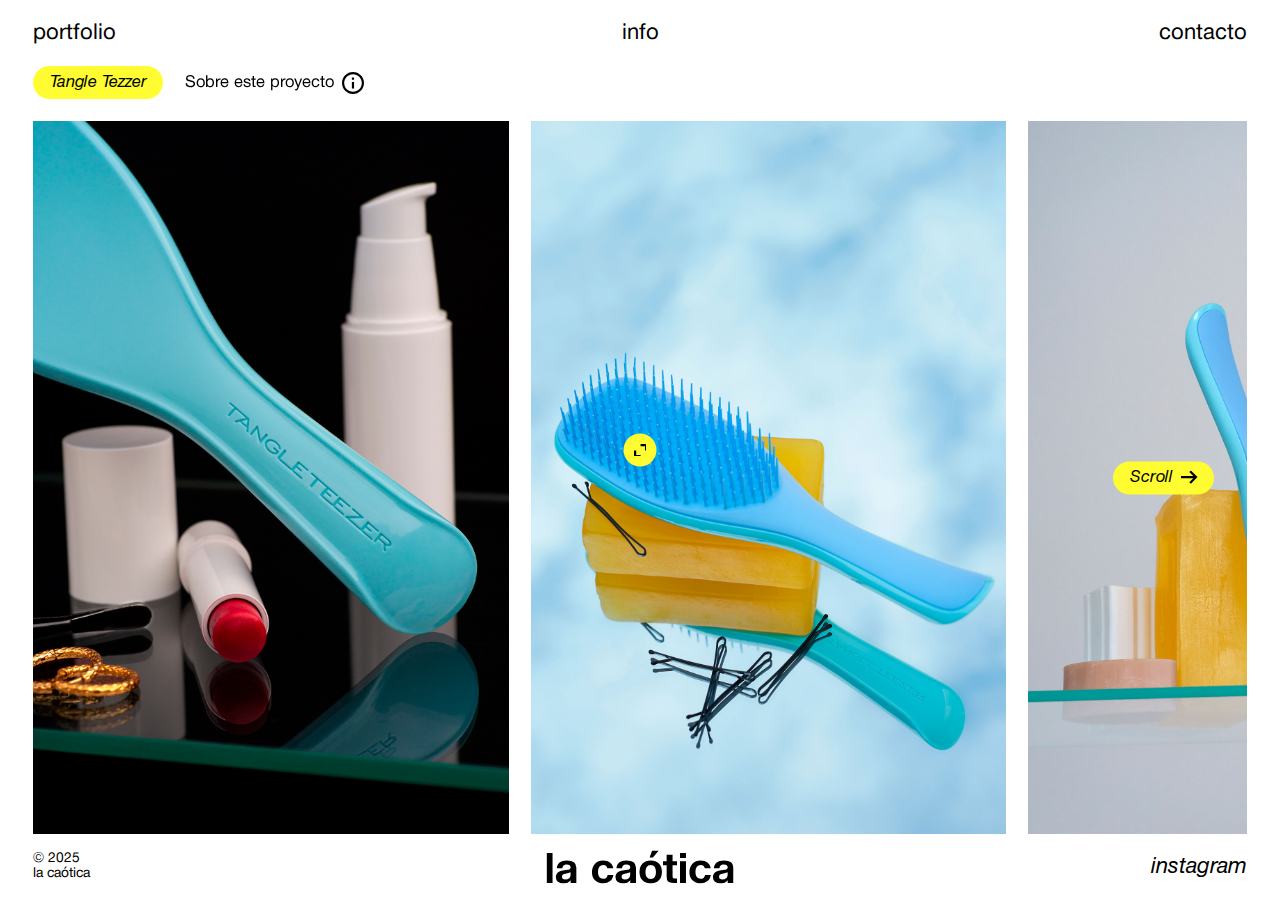
<file: portfolio/TangleTezzer/index.html>
<!DOCTYPE html>
<html lang="es">
<head>
    <title>la caótica</title>
    <meta charset="UTF-8">
    <meta name="viewport" content="width=device-width, initial-scale=1.0">
    <link rel="stylesheet" href="/style.css">

    <!-- Favicon para modo light -->
    <link rel="apple-touch-icon" sizes="180x180" href="/favicons/favicons light/apple-touch-icon.png" media="(prefers-color-scheme: light)">
    <link rel="icon" type="image/png" sizes="32x32" href="/favicons/favicons light/favicon-32x32.png" media="(prefers-color-scheme: light)">
    <link rel="icon" type="image/png" sizes="16x16" href="/favicons/favicons light/favicon-16x16.png" media="(prefers-color-scheme: light)">
    <link rel="manifest" href="/favicons/favicons light/site.webmanifest" media="(prefers-color-scheme: light)">

    <!-- Favicon para modo oscuro -->
    <link rel="apple-touch-icon" sizes="180x180" href="/favicons/favicons dark/apple-touch-icon.png" media="(prefers-color-scheme: dark)">
    <link rel="icon" type="image/png" sizes="32x32" href="/favicons/favicons dark/favicon-32x32.png" media="(prefers-color-scheme: dark)">
    <link rel="icon" type="image/png" sizes="16x16" href="/favicons/favicons dark/favicon-16x16.png" media="(prefers-color-scheme: dark)">
    <link rel="manifest" href="/favicons/favicons dark/site.webmanifest" media="(prefers-color-scheme: dark)">
</head>
<body id="body-gallery">
    <div class="custom-cursor" id="cursor">
        <div id="cursor-interactive">
            <svg viewBox="0 0 12.44 12.44"><g><polygon points="12.4,10.9 10.9,12.4 2.2,3.7 2.2,9.4 0,9.4 0,0 9.3,0 9.3,2.2 3.7,2.2"/></g></svg>
        </div>
        <div id="cursor-interactive-gallery">
            <svg viewBox="0 0 16.5 16.5"><g><polygon points="16.5,7.1 16.5,9.3 9.4,9.3 9.4,16.5 7.2,16.5 7.2,9.3 0,9.3 0,7.1 7.2,7.1 7.2,0 9.4,0 9.4,7.1"/></g></svg>
        </div>
        <div id="cursor-interactive-expand">
            <svg viewBox="0 0 13.2 13.2"><g><polygon points="6.6,11 6.6,13.2 0,13.2 0,6.6 2.2,6.6 2.2,11"/><polygon points="13.2,0 13.2,6.6 11,6.6 11,2.2 6.6,2.2 6.6,0"/></g></svg>
        </div>
    </div>

    <div id="sign-scroll">
        <span>Scroll</span>
        <svg viewBox="0 0 16.5 13.2" id="arrow-scroll"><g><polygon points="0,7.7 0,5.5 12.3,5.5 8.3,1.6 9.9,0 16.5,6.6 9.9,13.2 8.3,11.7 12.3,7.7"/></g></svg>
    </div>

    <div id="sign-scroll-media">
        <svg viewBox="0 0 26.4 33.1" id="arrow-scroll-media"><g><polygon points="11,0 15.4,0 15.4,24.6 23.3,16.7 26.4,19.8 13.2,33 0,19.8 3.1,16.7 11,24.6"/></g></svg>
    </div>

    <button id="interactive-start" class="interactive">
        <svg viewBox="0 0 16.5 13.2" id="arrow-start"><g><polygon points="16.5,5.5 16.5,7.7 4.2,7.7 8.2,11.7 6.6,13.2 0,6.6 6.6,0 8.2,1.6 4.2,5.5"/></g></svg>
    </button>

    <button id="interactive-start-media" class="interactive">
        <svg viewBox="0 0 13.2 16.5" id="arrow-start-media"><g><polygon points="7.7,16.5 5.5,16.5 5.5,4.2 1.6,8.2 0,6.6 6.6,0 13.2,6.6 11.7,8.2 7.7,4.2"/></g></svg>
    </button>

    <button id="interactive-expand-close" class="interactive">
        <svg viewBox="0 0 33 33"><g><path d="M28.2,4.8c-6.5-6.4-16.9-6.4-23.3,0c-6.4,6.4-6.4,16.9,0,23.3c6.5,6.4,16.9,6.4,23.3,0C34.6,21.7,34.6,11.3,28.2,4.8z M23.1,21.6l-1.5,1.5L16.5,18l-5.1,5.1l-1.5-1.5l5.1-5.1l-5.1-5.1l1.5-1.5l5.1,5.1l5.1-5.1l1.5,1.5L18,16.5L23.1,21.6z"/></g></svg>
    </button>

    <div id="margin-left"></div>
    <div id="margin-right"></div>
    
    <header>
        <nav>
            <ul id="menu">
                <li><a href="/" id="portfolio" class="interactive">portfolio</a></li>
                <li><a href="/info" id="info" class="interactive">info</a></li>
                <li><a href="/contacto" id="contacto" class="interactive">contacto</a></li>
                <li><p id="space">-</p></li>
            </ul>
            <button id="menu-media-toggle" class="interactive">
                <svg viewBox="0 0 33 33"><g><path d="M28.2,4.8c-6.4-6.4-16.9-6.4-23.3,0c-6.4,6.4-6.4,16.9,0,23.3c6.4,6.4,16.9,6.4,23.3,0C34.6,21.7,34.6,11.3,28.2,4.8z M23.1,23.1H9.9v-2.2h13.2V23.1z M23.1,17.6H9.9v-2.2h13.2V17.6z M23.1,12.1H9.9V9.9h13.2V12.1z"/></g></svg>
            </button>
        </nav>
    </header>

    
    <main id="main-gallery">
        <div id="gallery-data">
            <div id="gallery-title">Tangle Tezzer</div>
            <div id="gallery-info">
                <div id="gallery-info-text">Sobre este proyecto</div>
                <svg id="gallery-info-sign" viewBox="0 0 33 33"><g><path d="M16.5,0C7.4,0,0,7.4,0,16.5C0,25.6,7.4,33,16.5,33S33,25.6,33,16.5C33,7.4,25.6,0,16.5,0z M16.5,29.7c-7.3,0-13.2-5.9-13.2-13.2S9.2,3.3,16.5,3.3s13.2,5.9,13.2,13.2S23.8,29.7,16.5,29.7z"/><rect x="14.8" y="14.9" width="3.3" height="9.9"/><rect x="14.8" y="8.3" width="3.3" height="3.3"/></g></svg>
            </div>
            <button id="gallery-info-media" data-state="open">
                <svg viewBox="0 0 33 33"><g><path d="M16.5,0C7.4,0,0,7.4,0,16.5S7.4,33,16.5,33S33,25.6,33,16.5S25.6,0,16.5,0z M17.6,23.1h-2.2v-7.7h2.2V23.1z M17.6,12.1h-2.2V9.9h2.2V12.1z"/></g></svg>
            </button>
        </div>
        <div id="gallery-subtitle">Sobre este proyecto</div>
        <div id="gallery-subtitle-media">Sobre este proyecto</div>
        <div class="row">
            <div class="image-container">
                <img src="/imagenes/Tangle Tezzer/1.jpg" class="interactive-expand">
            </div>
            <div class="image-container">
                <img src="/imagenes/Tangle Tezzer/2.jpg" class="interactive-expand">
            </div>
            <div class="image-container">
                <img src="/imagenes/Tangle Tezzer/3.jpg" class="interactive-expand">
            </div>
            <div class="image-container">
                <img src="/imagenes/Tangle Tezzer/4.jpg" class="interactive-expand">
            </div>
            <div class="image-container">
                <img src="/imagenes/Tangle Tezzer/5.jpg" class="interactive-expand">
            </div>
            <div class="image-container">
                <img src="/imagenes/Tangle Tezzer/6.jpg" class="interactive-expand">
            </div>
        </div>
    </main>

    <footer>
        <nav>
            <ul>
                <li><p id="©">© 2025<br>la caótica</p></li>
                <li>
                    <a href="/" class="interactive">
                        <svg viewBox="0 0 756 133.52" id="logo"><g><path d="M257.1,123.6q-11.15,9.59-28.66,9.58-20.25,0-32.49-12.48T183.7,87.53q0-21.37,12.33-34.36t32.75-13c11.68,0,21.29,2.88,28.57,9,7.78,6.52,11,13.35,12.59,22.56H246.16c-2.31-8.46-7.46-13.42-17.21-13.42q-9.87,0-15.4,7.61T208,87q0,13.16,5.36,20.43t15.06,7.26c10.54,0,16-5.79,18.71-16h23.3C268.42,108.81,264.52,117.22,257.1,123.6Z"/><path d="M313.37,79.46a109.73,109.73,0,0,0,12.39-1.33,28.75,28.75,0,0,0,8.46-2.53,7.76,7.76,0,0,0,4.34-7.39q0-11.79-15.82-11.8c-5.56,0-10.16,2-12.73,4.62-2.29,2.36-4.09,5.61-4.62,10.68H282.77c1.36-19.83,14.91-31.54,40.65-31.54q38.26,0,38.27,28.72V131H338.56V120.08h0c-5,8.11-18.43,13.44-28.41,13.44q-14.62,0-23-7.1t-8.33-19.57S277.81,81.6,313.37,79.46Zm8,13.2q-10.72,1.71-13.95,4.27a11.18,11.18,0,0,0-3.74,8.89,11.07,11.07,0,0,0,3.49,8.64q3.48,3.15,9.78,3.16,9.69,0,15.56-5.22T338.39,98V88Q334.13,90.6,321.38,92.66Z"/><path d="M72.11,79.46A109.73,109.73,0,0,0,84.5,78.13,28.85,28.85,0,0,0,93,75.6a7.76,7.76,0,0,0,4.34-7.39q0-11.79-15.82-11.8c-5.56,0-10.16,2-12.74,4.62-2.28,2.36-4.08,5.61-4.61,10.68H41.51c1.36-19.83,14.91-31.54,40.65-31.54q38.27,0,38.27,28.72V131H97.29V120.08h0c-5,8.11-18.42,13.44-28.4,13.44q-14.62,0-23-7.1t-8.34-19.57S36.54,81.6,72.11,79.46Zm8,13.2q-10.73,1.71-14,4.27a11.15,11.15,0,0,0-3.74,8.89,11.1,11.1,0,0,0,3.48,8.64q3.5,3.15,9.78,3.16,9.7,0,15.57-5.22T97.13,98V88Q92.87,90.6,80.12,92.66Z"/><path d="M651.4,123.6q-11.13,9.59-28.66,9.58-20.24,0-32.48-12.48T578,87.53q0-21.37,12.33-34.36t32.74-13c11.68,0,21.3,2.88,28.58,9,7.78,6.52,11,13.35,12.59,22.56H640.47c-2.32-8.46-7.47-13.42-17.22-13.42q-9.86,0-15.39,7.61T602.33,87q0,13.16,5.36,20.43t15,7.26c10.55,0,16-5.79,18.71-16h23.3C662.72,108.81,658.83,117.22,651.4,123.6Z"/><path d="M707.68,79.46a109.73,109.73,0,0,0,12.39-1.33,28.75,28.75,0,0,0,8.46-2.53,7.76,7.76,0,0,0,4.34-7.39q0-11.79-15.82-11.8c-5.56,0-10.16,2-12.73,4.62-2.29,2.36-4.09,5.61-4.62,10.68H677.08c1.36-19.83,14.91-31.54,40.65-31.54Q756,40.17,756,68.89V131H732.87V120.08h0c-5,8.11-18.43,13.44-28.41,13.44q-14.62,0-23-7.1t-8.33-19.57S672.12,81.6,707.68,79.46Zm8,13.2q-10.73,1.71-14,4.27a11.18,11.18,0,0,0-3.74,8.89,11.07,11.07,0,0,0,3.49,8.64q3.48,3.15,9.78,3.16,9.69,0,15.56-5.22T732.7,98V88Q728.44,90.6,715.69,92.66Z"/><path d="M388.24,53.08q12.42-12.73,33-12.74,20.75,0,33.16,12.74T466.82,87q0,21-12.42,33.76t-33.16,12.74q-20.6,0-33-12.74T375.82,87Q375.82,65.81,388.24,53.08ZM405,107.19q5,8,16.25,8,11.38,0,16.41-8t5-20.17q0-12.15-5-20.26t-16.41-8.12Q410,58.64,405,66.76T400,87Q400,99.16,405,107.19Z"/><path d="M527.63,59.69H509.77v40.73c0,2.61.05,4.51.17,5.7a9.51,9.51,0,0,0,1.19,3.66,4.94,4.94,0,0,0,3.15,2.46,23.3,23.3,0,0,0,6,.6h7.32v18.29H513q-15.83,0-21.52-5.53t-5.7-21.34V59.69H471.16V43.36h14.62V16.83h24V43.36h17.86Z"/><path d="M564,30.44H539.87V10H564Zm0,100.69H539.87V43.36H564Z"/><path d="M24.15,131H0V9.85H24.15Z"/><polygon points="426.98 0 454.09 0 430.31 28.39 416.96 28.39 426.98 0"/></g></svg>
                    </a>
                </li>
                <li><a href="https://www.instagram.com/la__caotica/" id="instagram" class="interactive">instagram</a></li>
            </ul>
        </nav>
    </footer>
    
    <script src="/script.js"></script>
</body>
</html>
</file>
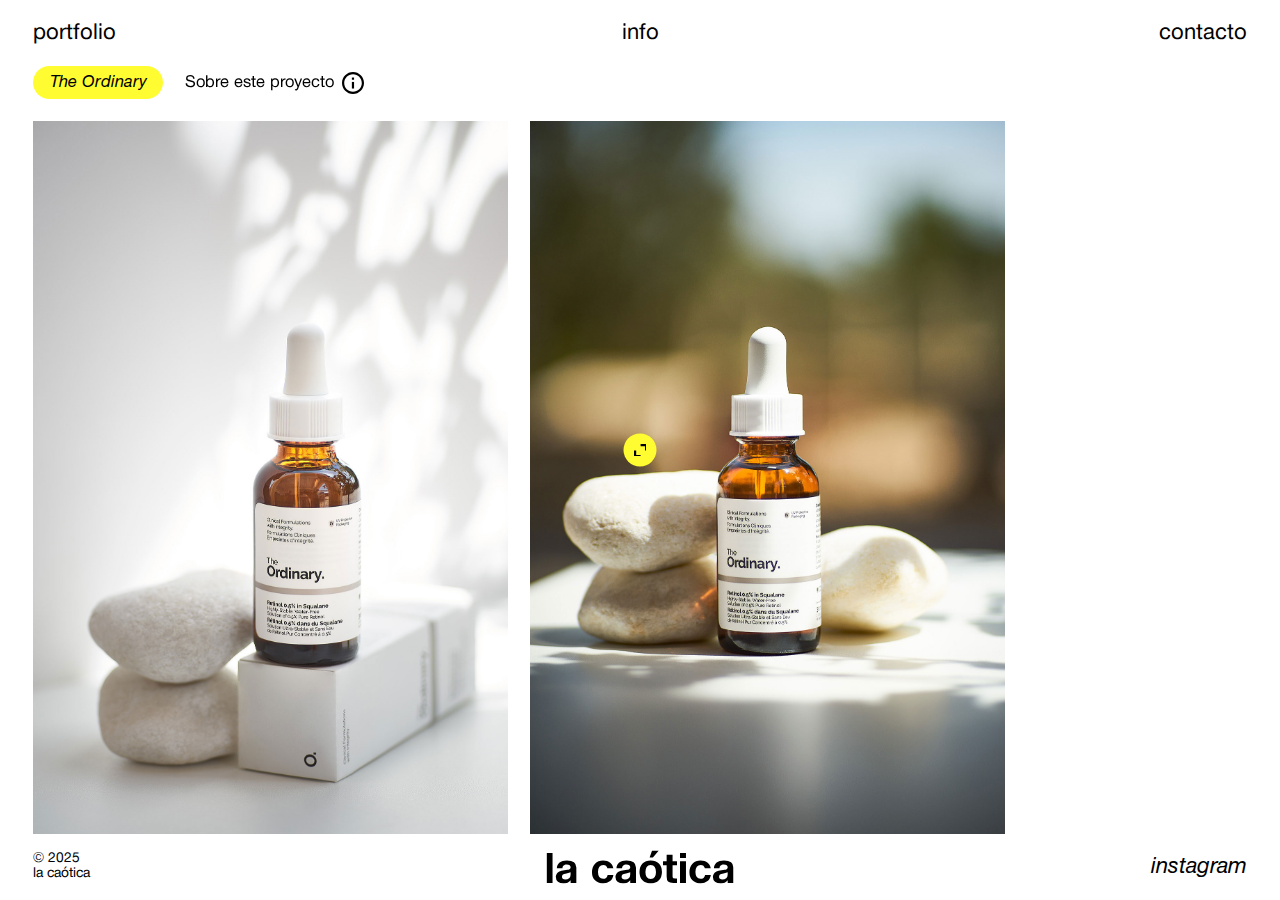
<file: portfolio/TheOrdinary/index.html>
<!DOCTYPE html>
<html lang="es">
<head>
    <title>la caótica</title>
    <meta charset="UTF-8">
    <meta name="viewport" content="width=device-width, initial-scale=1.0">
    <link rel="stylesheet" href="/style.css">

    <!-- Favicon para modo light -->
    <link rel="apple-touch-icon" sizes="180x180" href="/favicons/favicons light/apple-touch-icon.png" media="(prefers-color-scheme: light)">
    <link rel="icon" type="image/png" sizes="32x32" href="/favicons/favicons light/favicon-32x32.png" media="(prefers-color-scheme: light)">
    <link rel="icon" type="image/png" sizes="16x16" href="/favicons/favicons light/favicon-16x16.png" media="(prefers-color-scheme: light)">
    <link rel="manifest" href="/favicons/favicons light/site.webmanifest" media="(prefers-color-scheme: light)">

    <!-- Favicon para modo oscuro -->
    <link rel="apple-touch-icon" sizes="180x180" href="/favicons/favicons dark/apple-touch-icon.png" media="(prefers-color-scheme: dark)">
    <link rel="icon" type="image/png" sizes="32x32" href="/favicons/favicons dark/favicon-32x32.png" media="(prefers-color-scheme: dark)">
    <link rel="icon" type="image/png" sizes="16x16" href="/favicons/favicons dark/favicon-16x16.png" media="(prefers-color-scheme: dark)">
    <link rel="manifest" href="/favicons/favicons dark/site.webmanifest" media="(prefers-color-scheme: dark)">
</head>
<body id="body-gallery">
    <div class="custom-cursor" id="cursor">
        <div id="cursor-interactive">
            <svg viewBox="0 0 12.44 12.44"><g><polygon points="12.4,10.9 10.9,12.4 2.2,3.7 2.2,9.4 0,9.4 0,0 9.3,0 9.3,2.2 3.7,2.2"/></g></svg>
        </div>
        <div id="cursor-interactive-gallery">
            <svg viewBox="0 0 16.5 16.5"><g><polygon points="16.5,7.1 16.5,9.3 9.4,9.3 9.4,16.5 7.2,16.5 7.2,9.3 0,9.3 0,7.1 7.2,7.1 7.2,0 9.4,0 9.4,7.1"/></g></svg>
        </div>
        <div id="cursor-interactive-expand">
            <svg viewBox="0 0 13.2 13.2"><g><polygon points="6.6,11 6.6,13.2 0,13.2 0,6.6 2.2,6.6 2.2,11"/><polygon points="13.2,0 13.2,6.6 11,6.6 11,2.2 6.6,2.2 6.6,0"/></g></svg>
        </div>
    </div>

    <div id="sign-scroll">
        <span>Scroll</span>
        <svg viewBox="0 0 16.5 13.2" id="arrow-scroll"><g><polygon points="0,7.7 0,5.5 12.3,5.5 8.3,1.6 9.9,0 16.5,6.6 9.9,13.2 8.3,11.7 12.3,7.7"/></g></svg>
    </div>

    <div id="sign-scroll-media">
        <svg viewBox="0 0 26.4 33.1" id="arrow-scroll-media"><g><polygon points="11,0 15.4,0 15.4,24.6 23.3,16.7 26.4,19.8 13.2,33 0,19.8 3.1,16.7 11,24.6"/></g></svg>
    </div>

    <button id="interactive-start" class="interactive">
        <svg viewBox="0 0 16.5 13.2" id="arrow-start"><g><polygon points="16.5,5.5 16.5,7.7 4.2,7.7 8.2,11.7 6.6,13.2 0,6.6 6.6,0 8.2,1.6 4.2,5.5"/></g></svg>
    </button>

    <button id="interactive-start-media" class="interactive">
        <svg viewBox="0 0 13.2 16.5" id="arrow-start-media"><g><polygon points="7.7,16.5 5.5,16.5 5.5,4.2 1.6,8.2 0,6.6 6.6,0 13.2,6.6 11.7,8.2 7.7,4.2"/></g></svg>
    </button>

    <button id="interactive-expand-close" class="interactive">
        <svg viewBox="0 0 33 33"><g><path d="M28.2,4.8c-6.5-6.4-16.9-6.4-23.3,0c-6.4,6.4-6.4,16.9,0,23.3c6.5,6.4,16.9,6.4,23.3,0C34.6,21.7,34.6,11.3,28.2,4.8z M23.1,21.6l-1.5,1.5L16.5,18l-5.1,5.1l-1.5-1.5l5.1-5.1l-5.1-5.1l1.5-1.5l5.1,5.1l5.1-5.1l1.5,1.5L18,16.5L23.1,21.6z"/></g></svg>
    </button>

    <div id="margin-left"></div>
    <div id="margin-right"></div>
    
    <header>
        <nav>
            <ul id="menu">
                <li><a href="/" id="portfolio" class="interactive">portfolio</a></li>
                <li><a href="/info" id="info" class="interactive">info</a></li>
                <li><a href="/contacto" id="contacto" class="interactive">contacto</a></li>
                <li><p id="space">-</p></li>
            </ul>
            <button id="menu-media-toggle" class="interactive">
                <svg viewBox="0 0 33 33"><g><path d="M28.2,4.8c-6.4-6.4-16.9-6.4-23.3,0c-6.4,6.4-6.4,16.9,0,23.3c6.4,6.4,16.9,6.4,23.3,0C34.6,21.7,34.6,11.3,28.2,4.8z M23.1,23.1H9.9v-2.2h13.2V23.1z M23.1,17.6H9.9v-2.2h13.2V17.6z M23.1,12.1H9.9V9.9h13.2V12.1z"/></g></svg>
            </button>
        </nav>
    </header>

    
    <main id="main-gallery">
        <div id="gallery-data">
            <div id="gallery-title">The Ordinary</div>
            <div id="gallery-info">
                <div id="gallery-info-text">Sobre este proyecto</div>
                <svg id="gallery-info-sign" viewBox="0 0 33 33"><g><path d="M16.5,0C7.4,0,0,7.4,0,16.5C0,25.6,7.4,33,16.5,33S33,25.6,33,16.5C33,7.4,25.6,0,16.5,0z M16.5,29.7c-7.3,0-13.2-5.9-13.2-13.2S9.2,3.3,16.5,3.3s13.2,5.9,13.2,13.2S23.8,29.7,16.5,29.7z"/><rect x="14.8" y="14.9" width="3.3" height="9.9"/><rect x="14.8" y="8.3" width="3.3" height="3.3"/></g></svg>
            </div>
            <button id="gallery-info-media" data-state="open">
                <svg viewBox="0 0 33 33"><g><path d="M16.5,0C7.4,0,0,7.4,0,16.5S7.4,33,16.5,33S33,25.6,33,16.5S25.6,0,16.5,0z M17.6,23.1h-2.2v-7.7h2.2V23.1z M17.6,12.1h-2.2V9.9h2.2V12.1z"/></g></svg>
            </button>
        </div>
        <div id="gallery-subtitle">Sobre este proyecto</div>
        <div id="gallery-subtitle-media">Sobre este proyecto</div>
        <div class="row">
            <div class="image-container">
                <img src="/imagenes/The Ordinary/1.jpg" class="interactive-expand">
            </div>
            <div class="image-container">
                <img src="/imagenes/The Ordinary/2.jpg" class="interactive-expand">
            </div>
        </div>
    </main>

    <footer>
        <nav>
            <ul>
                <li><p id="©">© 2025<br>la caótica</p></li>
                <li>
                    <a href="/" class="interactive">
                        <svg viewBox="0 0 756 133.52" id="logo"><g><path d="M257.1,123.6q-11.15,9.59-28.66,9.58-20.25,0-32.49-12.48T183.7,87.53q0-21.37,12.33-34.36t32.75-13c11.68,0,21.29,2.88,28.57,9,7.78,6.52,11,13.35,12.59,22.56H246.16c-2.31-8.46-7.46-13.42-17.21-13.42q-9.87,0-15.4,7.61T208,87q0,13.16,5.36,20.43t15.06,7.26c10.54,0,16-5.79,18.71-16h23.3C268.42,108.81,264.52,117.22,257.1,123.6Z"/><path d="M313.37,79.46a109.73,109.73,0,0,0,12.39-1.33,28.75,28.75,0,0,0,8.46-2.53,7.76,7.76,0,0,0,4.34-7.39q0-11.79-15.82-11.8c-5.56,0-10.16,2-12.73,4.62-2.29,2.36-4.09,5.61-4.62,10.68H282.77c1.36-19.83,14.91-31.54,40.65-31.54q38.26,0,38.27,28.72V131H338.56V120.08h0c-5,8.11-18.43,13.44-28.41,13.44q-14.62,0-23-7.1t-8.33-19.57S277.81,81.6,313.37,79.46Zm8,13.2q-10.72,1.71-13.95,4.27a11.18,11.18,0,0,0-3.74,8.89,11.07,11.07,0,0,0,3.49,8.64q3.48,3.15,9.78,3.16,9.69,0,15.56-5.22T338.39,98V88Q334.13,90.6,321.38,92.66Z"/><path d="M72.11,79.46A109.73,109.73,0,0,0,84.5,78.13,28.85,28.85,0,0,0,93,75.6a7.76,7.76,0,0,0,4.34-7.39q0-11.79-15.82-11.8c-5.56,0-10.16,2-12.74,4.62-2.28,2.36-4.08,5.61-4.61,10.68H41.51c1.36-19.83,14.91-31.54,40.65-31.54q38.27,0,38.27,28.72V131H97.29V120.08h0c-5,8.11-18.42,13.44-28.4,13.44q-14.62,0-23-7.1t-8.34-19.57S36.54,81.6,72.11,79.46Zm8,13.2q-10.73,1.71-14,4.27a11.15,11.15,0,0,0-3.74,8.89,11.1,11.1,0,0,0,3.48,8.64q3.5,3.15,9.78,3.16,9.7,0,15.57-5.22T97.13,98V88Q92.87,90.6,80.12,92.66Z"/><path d="M651.4,123.6q-11.13,9.59-28.66,9.58-20.24,0-32.48-12.48T578,87.53q0-21.37,12.33-34.36t32.74-13c11.68,0,21.3,2.88,28.58,9,7.78,6.52,11,13.35,12.59,22.56H640.47c-2.32-8.46-7.47-13.42-17.22-13.42q-9.86,0-15.39,7.61T602.33,87q0,13.16,5.36,20.43t15,7.26c10.55,0,16-5.79,18.71-16h23.3C662.72,108.81,658.83,117.22,651.4,123.6Z"/><path d="M707.68,79.46a109.73,109.73,0,0,0,12.39-1.33,28.75,28.75,0,0,0,8.46-2.53,7.76,7.76,0,0,0,4.34-7.39q0-11.79-15.82-11.8c-5.56,0-10.16,2-12.73,4.62-2.29,2.36-4.09,5.61-4.62,10.68H677.08c1.36-19.83,14.91-31.54,40.65-31.54Q756,40.17,756,68.89V131H732.87V120.08h0c-5,8.11-18.43,13.44-28.41,13.44q-14.62,0-23-7.1t-8.33-19.57S672.12,81.6,707.68,79.46Zm8,13.2q-10.73,1.71-14,4.27a11.18,11.18,0,0,0-3.74,8.89,11.07,11.07,0,0,0,3.49,8.64q3.48,3.15,9.78,3.16,9.69,0,15.56-5.22T732.7,98V88Q728.44,90.6,715.69,92.66Z"/><path d="M388.24,53.08q12.42-12.73,33-12.74,20.75,0,33.16,12.74T466.82,87q0,21-12.42,33.76t-33.16,12.74q-20.6,0-33-12.74T375.82,87Q375.82,65.81,388.24,53.08ZM405,107.19q5,8,16.25,8,11.38,0,16.41-8t5-20.17q0-12.15-5-20.26t-16.41-8.12Q410,58.64,405,66.76T400,87Q400,99.16,405,107.19Z"/><path d="M527.63,59.69H509.77v40.73c0,2.61.05,4.51.17,5.7a9.51,9.51,0,0,0,1.19,3.66,4.94,4.94,0,0,0,3.15,2.46,23.3,23.3,0,0,0,6,.6h7.32v18.29H513q-15.83,0-21.52-5.53t-5.7-21.34V59.69H471.16V43.36h14.62V16.83h24V43.36h17.86Z"/><path d="M564,30.44H539.87V10H564Zm0,100.69H539.87V43.36H564Z"/><path d="M24.15,131H0V9.85H24.15Z"/><polygon points="426.98 0 454.09 0 430.31 28.39 416.96 28.39 426.98 0"/></g></svg>
                    </a>
                </li>
                <li><a href="https://www.instagram.com/la__caotica/" id="instagram" class="interactive">instagram</a></li>
            </ul>
        </nav>
    </footer>
    
    <script src="/script.js"></script>
</body>
</html>
</file>
<file: style.css>
@font-face {
    font-family: 'HelveticaNeueRoman';
    src: url('fuentes/HelveticaNeueRoman.otf') format('opentype');
}

@font-face {
    font-family: 'HelveticaNeueItalic';
    src: url('fuentes/HelveticaNeueItalic.ttf') format('truetype');
}

@font-face {
    font-family: 'HelveticaNeueBold';
    src: url('fuentes/HelveticaNeueBold.otf') format('opentype');
}

@font-face {
    font-family: 'HelveticaNeueBoldItalic';
    src: url('fuentes/HelveticaNeueBoldItalic.otf') format('opentype');
}

html, body {
    height: 100%;
    width: 100%;
    cursor: none;
    margin: 0;
    padding: 0;
    box-sizing: border-box;
}

.custom-cursor {
    position: fixed;
    width: 22px;
    height: 22px;
    background-color: #fffd32;
    border-radius: 100%;
    pointer-events: none;
    z-index: 10000;
    display: none;
    align-items: center;
    justify-content: center;
}

.custom-cursor.image-data::after {
    content: attr(data-alt);
    position: absolute;
    top: 50%;
    left: var(--cursor-tooltip-left, calc(100% + 7.33px));
    right: var(--cursor-tooltip-right, auto);
    pointer-events: none;
    z-index: 10000;
    background-color: #fffd32;
    height: 22px;
    width: auto;
    border-radius: 11px;
    font-size: 11px;
    font-family: 'HelveticaNeueItalic';
    color: black;
    padding: 0 11px;
    transform: translateY(-50%);
    white-space: nowrap;
    display: flex;
    align-items: center;
    justify-content: center;
}

.custom-cursor svg {
    display: block;
}

#cursor-interactive {
    display: none;
    width: 37.69%;
    height: 37.69%;
}

#cursor-interactive-gallery {
    display: none;
    width: 50%;
    height: 50%;
}

#cursor-interactive-expand {
    display: none;
    width: 40%;
    height: 40%;
}

#cursor-interactive-write {
    display: none;
    width: 28.18%;
    height: 50%;
}

header {
    position: fixed;
    height: 66px;
    width: 100%;
    display: flex;
    align-items: center;
    background-color: white;
    box-sizing: border-box;
    z-index: 1000;
}

header.expanded {
    height: 100%;
    touch-action: none;
}

header a {
    position: absolute;
    text-decoration: none;
    color: black;
    font-size: 22px;
    font-family: 'HelveticaNeueRoman';
    outline: none;
    top: 33px;
    transform: translateY(-50%);
    cursor: none;
}

#menu {
    list-style: none;
    margin: 0;
    padding: 0;
}

#portfolio {
    left: 33px;
}

#body-portfolio #portfolio, #body-info #info, #body-contact #contacto {
    height: 33px;
    background-color: yellow;
    border-radius: 16.5px;
    padding: 0px 16.5px;
    align-content: center;
}

#info {
    left: 50%;
    transform: translate(-50%, -50%);
}

#contacto {
    right: 33px;
}

#space {
    display: none;
    position: absolute;
    color: black;
    font-size: 22px;
    font-family: 'HelveticaNeueRoman';
    left: 50%;
    top: 220px;
    transform: translateX(-50%);
}

#menu-media-toggle{
    position: fixed;
    display: none;
    align-items: center;
    justify-content: space-between;
    width: 33px;
    height: 33px;
    left: 50%;
    top: 33px;
    z-index: 1000;
    transform: translateX(-50%) translateY(-50%);
    padding: 0;
    margin: 0;
    border: none;
    background-color: transparent;
}

#menu-media-toggle svg.animate {
    animation: scaleDownUp 0.2s ease;
}

@keyframes scaleDownUp {
    0% {
        transform: scale(1);
    }
    50% {
        transform: scale(0.66);
    }
    100% {
        transform: scale(1);
    }
}

footer {
    bottom: 0;
    position: fixed;
    height: 66px;
    width: 100%;
    display: flex;
    align-items: center;
    background-color: white;
    box-sizing: border-box;
    z-index: 1000;
}

footer nav ul {
    list-style: none;
    margin: 0;
    padding: 0;
}

#© {
    color: black;
    font-size: 13.75px;
    line-height: 15.125px;
    font-family: 'HelveticaNeueRoman';
    position: absolute;
    left: 33px;
    bottom: 20px;
    transform: translateY(50%);
}

#logo {
    height: 33px;
    width: auto;
    fill: black;
    position: absolute;
    left: 50%;
    transform: translate(-50%, 50%);
    bottom: 33px;
    cursor: none;
}

#instagram {
    text-decoration: none;
    color: black;
    font-size: 22px;
    font-family: 'HelveticaNeueItalic';
    position: absolute;
    right: 33px;
    bottom: 33px;
    transform: translateY(50%);
    cursor: none;
}

main {
    position: fixed;
    height: calc(100% - 132px);
    width: 100%;
    background-color: transparent;
    margin: 66px 0 66px 0;
    padding: 0;
}

#main-gallery, #main-info, #main-contact {
    position: fixed;
    height: calc(100% - 187px);
    width: 100%;
    background-color: transparent;
    margin: 121px 0 66px 0;
    padding: 0;
}

#gallery-data {
    display: flex;
    align-items: center;
    position: fixed;
    top: 66px;
    left: 33px;
}

#gallery-title {
    position: relative;
    display: flex;
    align-items: center;
    width: auto;
    padding: 0 16.5px;
    border-radius: 16.5px;
    height: 33px;
    font-size: 16.5px;
    font-family: 'HelveticaNeueItalic';
    background-color: #fffd32;
    color: black;
}

#gallery-info {
    position: relative;
    display: flex;
    align-items: center;
    margin-left: 22px;
}

#gallery-info-media {
    position: relative;
    display: none;
    width: 44px;
    height: 44px;
    fill: black;
    padding: 0;
    margin: 0;
    border: none;
    background-color: transparent;
}

#gallery-info-media svg.animate {
    animation: scaleDownUp 0.2s ease;
}

@keyframes scaleDownUp {
    0% {
        transform: scale(1);
    }
    50% {
        transform: scale(0.66);
    }
    100% {
        transform: scale(1);
    }
}

#gallery-info-text {
    position: relative;
    display: flex;
    font-size: 16.5px;
    font-family: 'HelveticaNeueRoman';
    color: black;
}

#gallery-info-sign {
    position: relative;
    display: flex;
    width: 22px;
    height: 22px;
    fill: black;
    margin-left: 8.25px;
}

#gallery-subtitle {
    display: none;
    position: fixed;
    top: 93.5px;
    height: auto;
    max-width: 326.5px;
    padding: 25px 22px 22px 22px;
    border-radius: 0 0 11px 11px;
    font-size: 16.5px;
    line-height: 19.25px;
    font-family: 'HelveticaNeueItalic';
    background-color: white;
    color: black;
    z-index: 1000;
}

#gallery-subtitle-media {
    display: none;
    position: fixed;
    top: 110px;
    height: auto;
    width: calc(100% - 242px);
    padding: 22px 0 22px 0;
    font-size: 16.5px;
    line-height: 19.25px;
    font-family: 'HelveticaNeueItalic';
    background-color: white;
    color: black;
    z-index: 100000;
}

/* Ocultar gallery-subtitle-media para pantallas anchas */
@media (min-width: 1025px) {
  #gallery-subtitle-media {
    display: none !important;
  }
}

.row {
    display: flex;
    height: 100%;
    gap: 22px;
    overflow-x: hidden;
    overflow-y: hidden;
    padding: 0 33px 0 33px;
}

.image-container {
    position: relative;
}

.image-container img {
    height: 100%;
    width: auto;
    cursor: none;
    object-fit: contain;
}

.image-container img.expand {
    position: fixed;
    top: 50%;
    left: 50%;
    transform: translate(-50%, -50%);
    max-width: calc(100% - 176px);
    max-height: calc(100% - 132px);
    width: auto;
    height: auto;
    object-fit: contain;
}

.image-container img.force-expand {
    position: fixed;
    top: 50%;
    left: 50%;
    transform: translate(-50%, -50%);
    max-width: calc(100% - 176px);
    max-height: calc(100% - 132px);
    width: auto;
    height: auto;
    object-fit: contain;
}

.image-data-media::after {
    content: attr(data-alt);
    position: absolute;
    top: calc(100% - 16.5px);
    left: 16.5px;
    pointer-events: none;
    z-index: 10000;
    background-color: #fffd32;
    height: 33px;
    width: auto;
    border-radius: 16.5px;
    font-size: 16.5px;
    font-family: 'HelveticaNeueItalic';
    color: black;
    padding: 0 16.5px;
    transform: translateY(-100%);
    white-space: nowrap;
    display: none;
    align-items: center;
    justify-content: center;
}

/* Mostrar el image-data-media para pantallas táctiles */
@media (pointer: coarse) {
    .image-data-media::after {
        display: flex;
    }
}

#interactive-expand-close {
    display: none;
    position: absolute;
    width: 33px;
    height: 33px;
    z-index: 10000;
    cursor: none;
    padding: 0;
    margin: 0;
    border: none;
    background-color: transparent;
}

#sign-scroll {
    position: fixed;
    display: none;
    align-items: center;
    justify-content: space-between;
    width: auto;
    height: 33px;
    top: 50%;
    right: 66px;
    background-color: #fffd32;
    pointer-events: none;
    z-index: 1000;
    border-radius: 16.5px;
    font-size: 16.5px;
    font-family: 'HelveticaNeueItalic';
    color: black;
    padding: 0 16.5px;
    transform: translateY(-50%);
    animation: bounce 1.2s infinite;
}

#body-gallery #sign-scroll, #body-info #sign-scroll, #body-contact #sign-scroll,
#body-gallery #interactive-start, #body-info #interactive-start, #body-contact #interactive-start {
    top: calc((100% + 55px) / 2) !important;
}

#arrow-scroll {
    height: 13.2px;
    width: 16.5px;
    fill: black;
    margin-left: 8.25px;
}

@keyframes bounce {
    0% {
        transform: translateX(0) translateY(-50%);
    }
    50% {
        transform: translateX(-33px) translateY(-50%);
        easing: ease-in-out;
    }
    100% {
        transform: translateX(0) translateY(-50%);
    }
}

#sign-scroll-media {
    position: fixed;
    display: none;
    align-items: center;
    justify-content: space-between;
    width: 44px;
    height: 44px;
    left: 50%;
    bottom: 110px;
    background-color: #fffd32;
    pointer-events: none;
    z-index: 1000;
    border-radius: 22px;
    transform: translateX(-50%) translateY(0);
    animation: bounce 1.2s infinite;
}

#arrow-scroll-media {
    height: 21.996px;
    width: 17.631px;
    fill: black;
    margin: 11px auto;
}

#interactive-start {
    position: fixed;
    display: flex;
    align-items: center;
    justify-content: space-between;
    width: auto;
    height: 33px;
    padding: 0 16.5px;
    border-radius: 16.5px;
    top: 50%;
    right: 66px;
    background-color: black;
    z-index: 1000;
    transform: translateY(-50%);
    visibility: hidden;
    margin: 0;
    border: none;
    cursor: none;
}

#arrow-start {
    height: 13.2px;
    width: 16.5px;
    fill: white;
}

#interactive-start-media {
    position: fixed;
    display: none;
    align-items: center;
    justify-content: space-between;
    width: 44px;
    height: 44px;
    left: 50%;
    bottom: 110px;
    background-color: black;
    pointer-events: auto;
    z-index: 1000;
    border-radius: 22px;
    transform: translateX(-50%) translateY(0);
    visibility: hidden;
    padding: 0;
    margin: 0;
    border: none;
    cursor: none;
}

#arrow-start-media {
    height: 21.996px;
    width: 17.631px;
    fill: white;
    margin: 11px auto;
}

.image-container-info-contact img {
    position: relative;
    height: 100%;
    width: auto;
    cursor: none;
    object-fit: contain;
}

#info-text {
    font-family: 'HelveticaNeueRoman';
    font-size: 22px;
    color: black;
    margin: 0;
    min-width: calc(50vw - 33px);
}

#info-text-logo {
    font-family: 'HelveticaNeueBold';
}

.info-text-bold {
    font-family: 'HelveticaNeueBoldItalic';
}

#info-contact-text {
    position: relative;
    font-family: 'HelveticaNeueItalic';
    font-size: 16.5px;
    margin: 77px 0 0 0;
}

#interactive-info-contact {
    position: relative;
    display: inline-flex;
    align-items: center;
    justify-content: space-between;
    height: 33px;
    width: auto;
    background-color: black;
    color: white;
    border-radius: 16.5px;
    font-family: 'HelveticaNeueItalic';
    font-size: 16.5px;
    margin-top: 22px;
    padding: 0 16.5px;
    cursor: none;
    border: none;
}

#asterisk-contact {
    height: 13.75px;
    width: 12.883px;
    fill: white;
    margin-right: 8.25px;
    animation: rotate-interactive 2.4s infinite linear;
}

@keyframes rotate-interactive {
    0% {
        transform: rotate(0deg);
    }
    100% {
        transform: rotate(360deg);
    }
}

#container-form {
    width: 50%;
    height: 100%;
}

#form {
    display: flex;
    flex-direction: column;
}

#form-title {
    font-family: 'HelveticaNeueRoman';
    font-size: 22px;
    margin: 0 0 22px 0;
}

#form label {
    font-family: 'HelveticaNeueItalic';
    font-size: 16.5px;
    margin-bottom: 8.25px;
    cursor: none;
}

#name, #email, #message {
    font-family: 'HelveticaNeueRoman';
    font-size: 16.5px;
    padding: 8.25px;
    margin-bottom: 22px;
    height: 16.5px;
    border-radius: 8.25px;
    border: 2.2px solid #bfbfac;
    outline: none;
    cursor: none;
    caret-color: black;
}

#message {
    height: 135px;
    resize: none;
}

::placeholder {
    font-family: 'HelveticaNeueItalic';
    font-size: 16.5px;
    color: #bfbfac;
}

#message::-webkit-scrollbar {
    width: 11px;
    background: transparent;
}

#message::-webkit-scrollbar-thumb {
    background: black;
    border-radius: 5.5px;
}

#message::-webkit-scrollbar-track {
    background: #bfbfac;
    border-radius: 5.5px;
}

input:-webkit-autofill,
textarea:-webkit-autofill {
    box-shadow: 0 0 0 1000px white inset !important;
}

#send-message {
    height: 33px;
    width: fit-content;
    font-family: 'HelveticaNeueItalic';
    font-size: 16.5px;
    background-color: black;
    color: white;
    padding: 8.25px 16.5px;
    border-radius: 16.5px;
    cursor: none;
    display: flex;
    align-items: center;
    border: none;
}

#container-email-media-for-center {
    width: 50%;
    height: 100%;
    display: flex;
    justify-content: center;
    margin-top: 239.5px;
}

#text-for-email {
    font-family: 'HelveticaNeueRoman';
    font-size: 16.5px;
    margin: 0;
}

#text-email {
    font-family: 'HelveticaNeueBold';
    font-size: 22px;
    margin: 8.25px 0 0 0;
}

#text-for-media {
    font-family: 'HelveticaNeueRoman';
    font-size: 16.5px;
    margin: 27.5px 0 0 0;
}

#buttons-media a {
    text-decoration: none;
    cursor: none;
}

#redirect-instagram, #redirect-pinterest, #redirect-behance {
    position: relative;
    display: inline-flex;
    align-items: center;
    justify-content: space-between;
    height: 33px;
    width: fit-content;
    background-color: black;
    color: white;
    border-radius: 16.5px;
    font-family: 'HelveticaNeueItalic';
    font-size: 16.5px;
    margin-top: 11px;
    padding: 0 16.5px;
    cursor: none;
    border: none;
}

#redirect-pinterest, #redirect-behance {
    margin-left: 6.875px;
}

#logo-instagram, #logo-pinterest, #logo-behance {
    height: 18px;
    width: 18px;
    fill: white;
    margin-right: 8.25px;
}

/* Media query para pantallas medianas */
@media (max-width: 1024px) {
    #portfolio, #© {
        left: 121px;
    }

    #contacto, #instagram {
        right: 121px;
    }

    main {
        width: calc(100% - 242px);
        margin: 66px 121px 66px 121px;
    }

    #main-gallery, #main-info, #main-contact {
        height: calc(100% - 198px);
        width: calc(100% - 242px);
        margin: 132px 121px 66px 121px;
    }

    #gallery-data {
        top: 66px;
        left: 121px;
    }

    #gallery-title {
        position: fixed;
        text-align: center;
        padding: 0 22px;
        border-radius: 22px;
        height: 44px;
        font-size: 16.5px;
        top: 66px;
        left: 50%;
        transform: translateX(-50%);
    }

    #gallery-info {
        display: none;
    }

    #gallery-info-media {
        display: flex;
        position: fixed;
        top: 66px;
        right: 121px;
    }

    #interactive-expand-close {
        width: 44px;
        height: 44px;
    }

    .row {
        flex-direction: column;
        width: 100%;
        padding: 0;
    }

    .image-container img {
        width: 100%;
        height: auto;
    }

    .image-container img.expand {
        max-width: calc(100% - 44px) !important;
        max-height: calc(100% - 198px) !important;
        transform: translate(-50%, calc(-50% - 33px)) !important;
    }

    .image-container img.force-expand {
        max-width: calc(100% - 44px) !important;
        max-height: calc(100% - 198px) !important;
        transform: translate(-50%, calc(-50% - 33px)) !important;
    }

    .image-data-media::after {
        top: calc(100% - 19.5px) !important;
        left: 16.5px !important;
        height: 33px !important;
        border-radius: 16.5px !important;
        font-size: 16.5px !important;
        padding: 0 16.5px !important;
    }

    #interactive-start-media {
        display: flex;
    }

    @keyframes bounce {
        0% {
            transform: translateX(-50%) translateY(0);
        }
        50% {
            transform: translateX(-50%) translateY(-44px);
            easing: ease-in-out;
        }
        100% {
            transform: translateX(-50%) translateY(0);
        }
    }

    .image-container-info-contact img {
        height: auto;
        width: 100%;
    }

    #info-contact-text {
        text-align: center;
        margin-top: 88px;
    }

    #interactive-info-contact {
        font-size: 19.25px;
        height: 44px;
        padding: 0 22px;
        border-radius: 22px;
        left: 50%;
        transform: translateX(-50%);
        margin-bottom: 66px;
    }

    #interactive-info-contact span {
        padding-top: 4.4px;
    }

    #asterisk-contact {
        height: 16.5px;
        width: 15.4px;
        margin-right: 13.75px;
    }

    #container-form {
        width: 100%;
        height: auto;
    }

    #name, #email, #message {
        cursor: auto;
    }

    #send-message {
        font-size: 19.25px;
        height: 44px;
        padding: 0 22px;
        border-radius: 22px;
    }

    #container-email-media-for-center {
        width: 100%;
        height: auto;
        margin-top: 66px;
    }

    #container-email-media {
        justify-items: center;
        text-align: center;
    }

    #text-for-media {
        margin: 77px 0 0 0;
    }

    #redirect-instagram, #redirect-pinterest, #redirect-behance {
        font-size: 19.25px;
        height: 44px;
        padding: 0 22px;
        border-radius: 22px;
    }

    #logo-instagram, #logo-pinterest, #logo-behance {
        height: 24px;
        width: 24px;
        margin-right: 13.75px;
    }

    #interactive-start {
        display: none;
    }
}

/* Media query para pantallas pequeñas */
@media (max-width: 612px) {
    header.expanded #menu {
        display: flex;
    }

    #portfolio, #info, #contacto, #instagram, #© {
        position: fixed;
        left: 50%;
        right: auto;
        transform: translateX(-50%) translateY(-50%);
    }

    #portfolio {
        top: 121px;
    }

    #info {
        top: 165px;
    }

    #contacto {
        top: 209px;
    }

    #space {
        display: flex;
    }

    footer {
        height: 60.5px;
    }

    #© {
        display: none;
        bottom: 77px;
        text-align: center;
    }
    
    #logo {
        height: 27.5px;
        bottom: 30px;
    }

    #instagram {
        display: none;
        top: 297px;
        bottom: auto;
    }

    #menu-media-toggle {
        display: flex;
    }

    main {
        height: calc(100% - 126.5px);
        width: calc(100% - 44px);
        margin: 66px 22px 60.5px 22px;
    }

    #main-gallery, #main-info, #main-contact {
        height: calc(100% - 170.5px);
        width: calc(100% - 44px);
        margin: 110px 22px 60.5px 22px;
    }

    #gallery-data {
        top: 66px;
        left: 11px;
    }

    #gallery-title {
        position: fixed;
        text-align: center;
        padding: 0 16.5px;
        border-radius: 16.5px;
        height: 33px;
        font-size: 13.75px;
        top: 66px;
        left: 50%;
        transform: translateX(-50%);
    }

    #gallery-info {
        display: none;
    }

    #gallery-info-media {
        display: flex;
        position: fixed;
        width: 33px;
        height: 33px;
        top: 66px;
        right: 22px;
    }

    #gallery-subtitle-media {
        top: 99px;
        width: calc(100% - 44px);
        padding: 11px 0px 11px 0px;
        font-size: 13.75px;
        line-height: 15.125px;
    }

    #interactive-expand-close {
        width: 33px;
        height: 33px;
    }

    .row {
        flex-direction: column;
        width: 100%;
        gap: 11px;
        padding: 0;
    }

    .image-container img {
        width: 100%;
        height: auto;
    }

    .image-container img.expand {
        max-width: calc(100% - 22px) !important;
        max-height: calc(100% - 165px) !important;
        transform: translate(-50%, calc(-50% - 22px)) !important;
    }

    .image-container img.force-expand {
        max-width: calc(100% - 22px) !important;
        max-height: calc(100% - 165px) !important;
        transform: translate(-50%, calc(-50% - 22px)) !important;
    }

    .image-data-media::after {
        top: calc(100% - 15px) !important;
        left: 11px !important;
        height: 11px !important;
        border-radius: 11px !important;
        font-size: 13.75px !important;
        padding: 6.5px 11px 4.5px 11px !important;
    }

    #sign-scroll-media {
        width: 33px;
        height: 33px;
        bottom: 99px;
        transform: translateX(-50%);
    }

    #arrow-scroll-media {
        height: 16.497px;
        width: 13.22325px;
        margin: 8.25px auto;
    }

    #interactive-start-media {
        display: flex;
        width: 33px;
        height: 33px;
        bottom: 99px;
        transform: translateX(-50%);
    }

    #arrow-start-media {
        height: 16.497px;
        width: 13.22325px;
        margin: 8.25px auto;
    }

    @keyframes bounce {
        0% {
            transform: translateX(-50%) translateY(0);
        }
        50% {
            transform: translateX(-50%) translateY(-33px);
            easing: ease-in-out;
        }
        100% {
            transform: translateX(-50%) translateY(0);
        }
    }

    .image-container-info-contact img {
        height: auto;
        width: 100%;
    }

    #info-text {
        font-size: 16.5px;
    }

    #info-contact-text {
        font-size: 13.75px;
        text-align: center;
        margin-top: 66px;
    }

    #interactive-info-contact {
        font-size: 13.75px;
        height: 33px;
        padding: 0 16.5px;
        border-radius: 16.5px;
        left: 50%;
        transform: translateX(-50%);
        margin: 11px 0 55px 0;
    }

    #interactive-info-contact span {
        padding-top: 4.4px;
    }

    #asterisk-contact {
        height: 11px;
        width: 10.2665px;
        margin-right: 8.25px;
    }

    #container-form {
        width: 100%;
        height: auto;
    }

    #form-title {
        font-size: 16.5px;
        margin: 0 0 16.5px 0;
    }

    #form label {
        font-size: 13.75px;
    }

    #name, #email, #message {
        font-size: 13.75px;
        padding: 11.6875px 8.25px 7.5625px 8.25px;
        border: 1.65px solid #bfbfac;
        cursor: auto;
    }

    ::placeholder {
        font-size: 13.75px;
    }

    #send-message {
        font-size: 16.5px;
        height: 33px;
        padding: 0 16.5px;
        border-radius: 16.5px;
    }

    #container-email-media-for-center {
        width: 100%;
        height: auto;
        margin-top: 49.5px;
    }

    #container-email-media {
        justify-items: center;
        text-align: center;
    }

    #text-for-email {
        font-size: 13.75px;
    }

    #text-email {
        font-size: 19.25px;
    }

    #text-for-media {
        font-size: 13.75px;
        margin: 55px 0 0 0;
    }

    #redirect-instagram, #redirect-pinterest, #redirect-behance {
        font-size: 16.5px;
        height: 33px;
        padding: 0 16.5px;
        border-radius: 16.5px;
    }

    #logo-instagram, #logo-pinterest, #logo-behance {
        height: 18px;
        width: 18px;
        margin-right: 8.25px;
    }

    #interactive-start, #menu {
        display: none;
    }
}










/* Cambiar el orden en contacto.html para pantallas pequeñas */
@media (max-width: 612px) {
    #form-title {
        font-size: 16.5px;
        margin: 49.5px 0 16.5px 0;
    }

    #container-email-media-for-center {
        order: -1;
        width: 100%;
        height: auto;
        margin-top: 0px;
    }
}

/* Añadir márgenes laterales para pantallas grandes */
/* Si se elimina, eliminar los divs de los html */
 @media (min-width: 1025px) {
    #margin-left, #margin-right {
        position: fixed;
        height: 100%;
        width: 33px;
        background-color: white;
        z-index: 1;
    }

    #margin-right {
        right: 0;
    }
}
</file>
